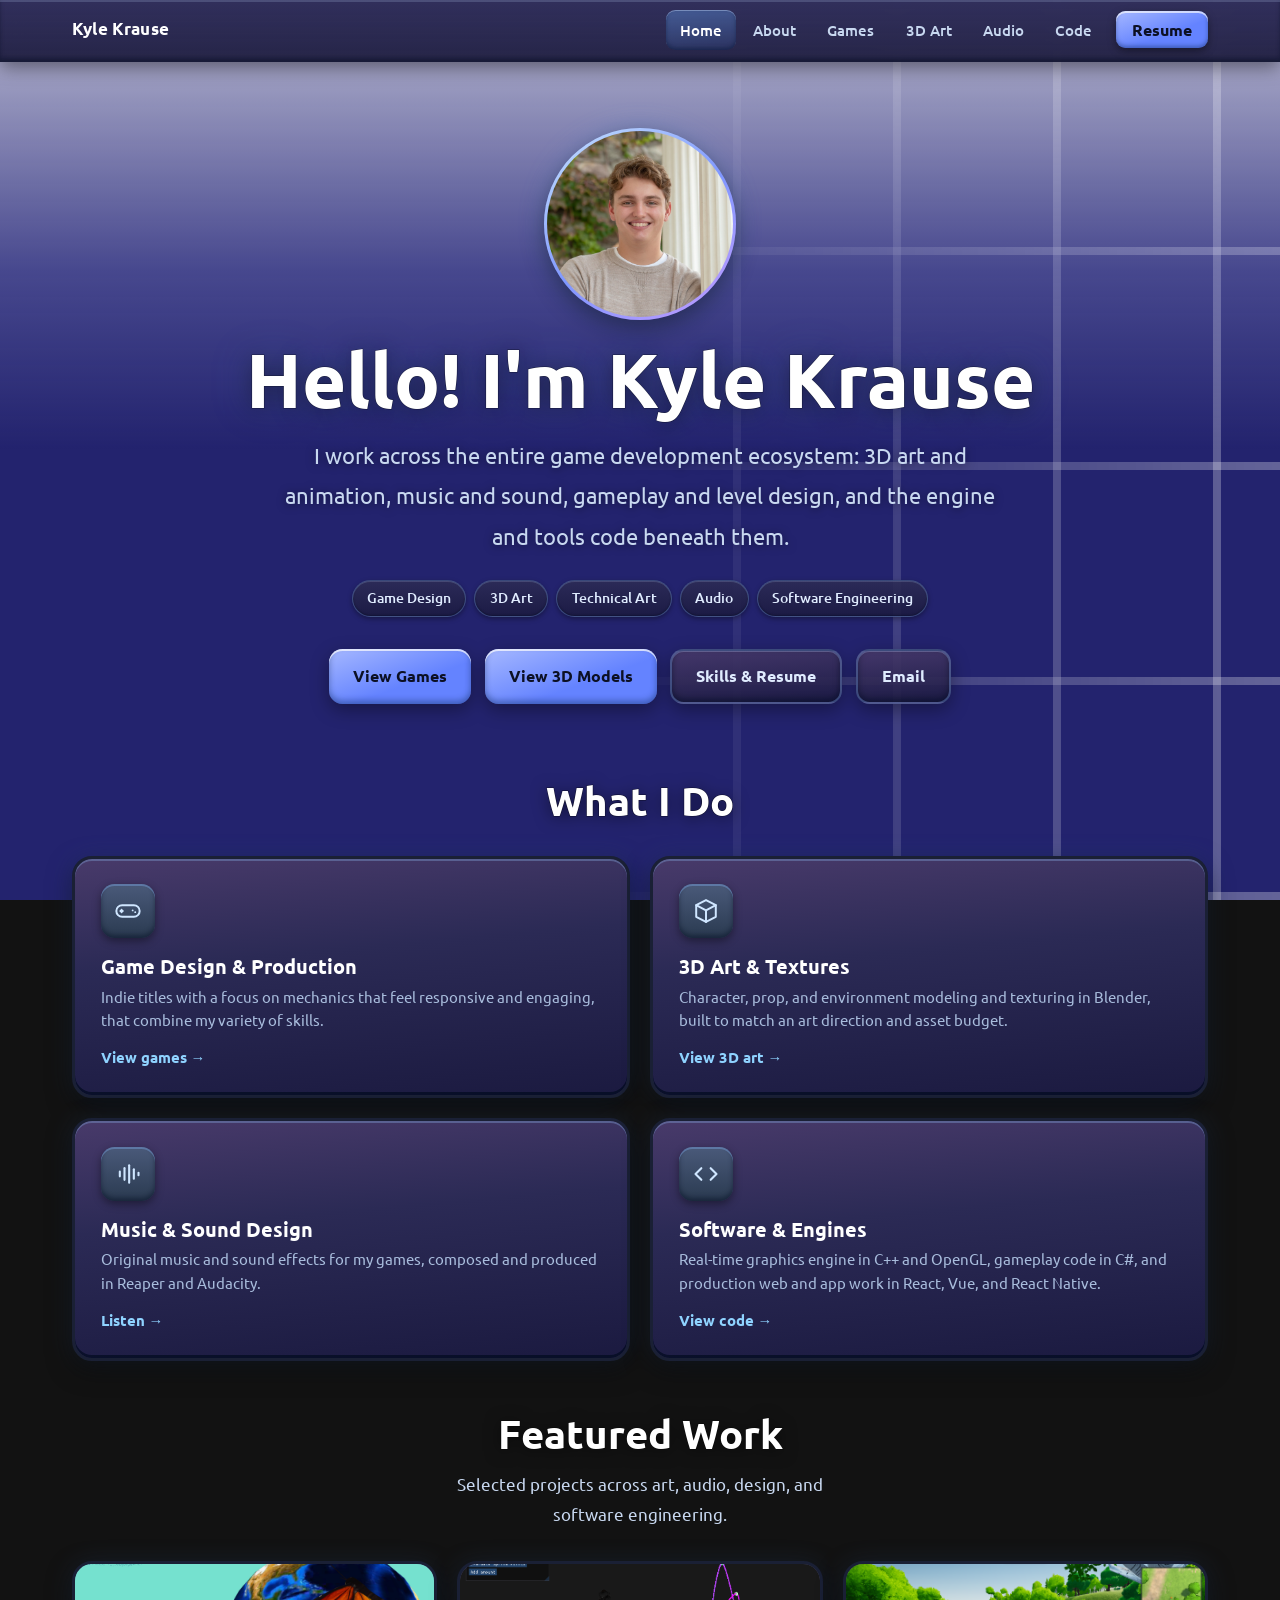
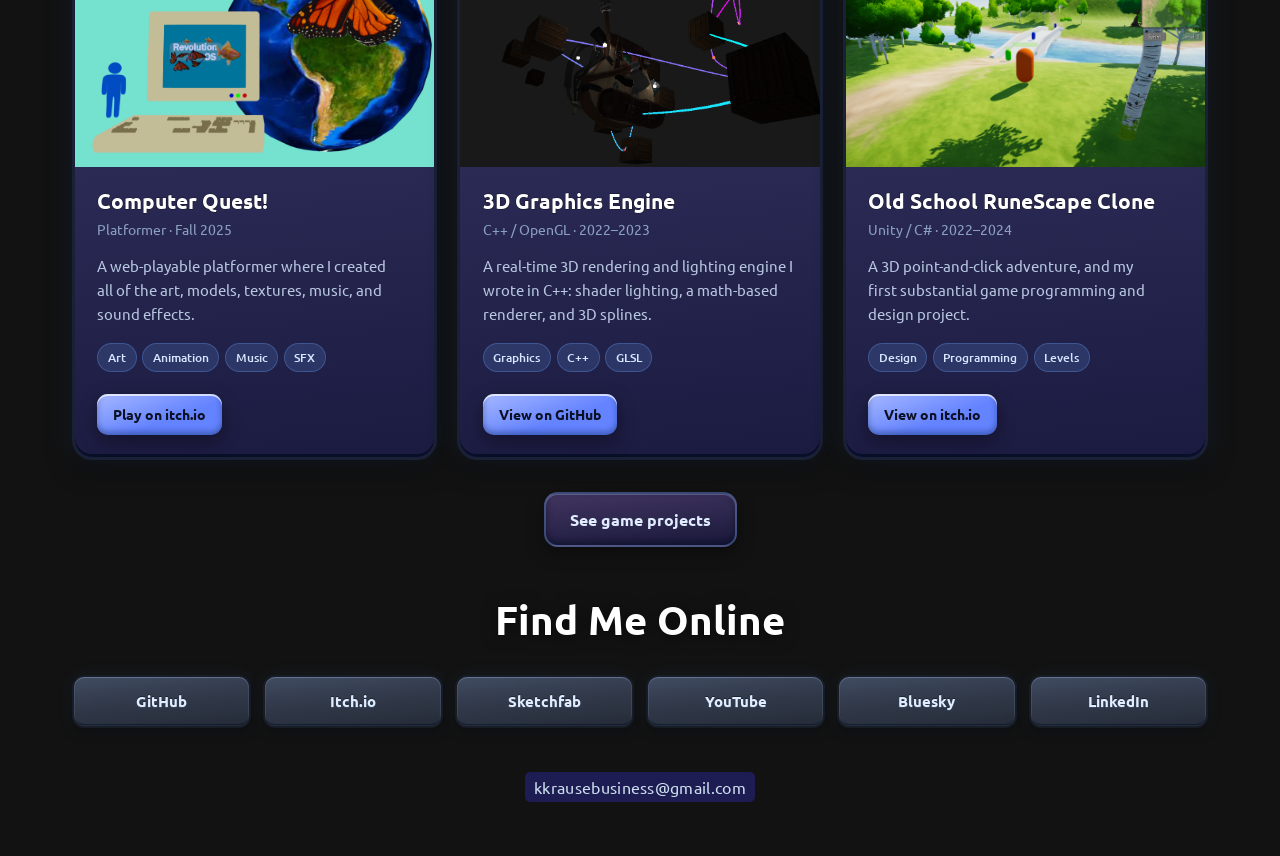
<file: index.html>
<!DOCTYPE html>
<html lang="en">
<head>
    <meta charset="UTF-8">
    <meta name="viewport" content="width=device-width, initial-scale=1.0">

    <!-- SEO & Social -->
    <meta name="description" content="Kyle Krause: Game Developer & Designer. Real-time 3D, game design, 3D art &amp; textures, game audio, and software/engine engineering.">
    <meta name="author" content="Kyle Krause">
    <meta name="keywords" content="game developer, game designer, 3D artist, technical artist, game audio, software engineer, Unity, Unreal, Blender, portfolio">

    <!-- Open Graph / Social Media -->
    <meta property="og:type" content="website">
    <meta property="og:title" content="Kyle Krause - Game Developer & Designer">
    <meta property="og:description" content="Real-time 3D, game design, 3D art, game audio, and engine/tools engineering.">
    <!-- <meta property="og:image" content="assets/images/og-image.png"> -->

    <!-- Theme & Mobile -->
    <meta name="theme-color" content="#23236e">
    <meta name="color-scheme" content="dark">
    <meta name="apple-mobile-web-app-capable" content="yes">
    <meta name="apple-mobile-web-app-status-bar-style" content="black-translucent">

    <title>Kyle Krause, Game Developer and Designer</title>

    <link rel="preconnect" href="https://fonts.googleapis.com">
    <link rel="preconnect" href="https://fonts.gstatic.com" crossorigin>
    <link rel="stylesheet" href="https://fonts.googleapis.com/css2?family=Ubuntu:wght@400;500;700&display=swap">

    <link rel="stylesheet" href="css/reset.css">
    <link rel="stylesheet" href="css/background.css">
    <link rel="stylesheet" href="css/main.css">

    <!-- Components -->
    <link rel="stylesheet" href="components/site-nav/site-nav.css">
    <link rel="stylesheet" href="components/hero/hero.css">
    <link rel="stylesheet" href="components/card/card.css">
    <link rel="stylesheet" href="components/gallery/gallery.css">
    <link rel="stylesheet" href="components/main-panel/main-panel.css">
    <link rel="stylesheet" href="components/social-links/social-links.css">

    <!-- Favicon (add your favicon files) -->
    <!-- <link rel="icon" href="assets/images/favicon.svg" type="image/svg+xml"> -->
</head>
<body>
    <a href="#main-content" class="skip-link">Skip to main content</a>

    <!-- 3D Grid Floor Background -->
    <div class="background-container" aria-hidden="true">
        <div class="grid-floor"></div>
        <div class="sky-gradient"></div>
    </div>

    <!-- Shared navigation (injected by site-nav.js) -->
    <div id="site-nav-root">
        <noscript>
            <nav class="site-nav" aria-label="Primary">
                <div class="site-nav__inner">
                    <a class="site-nav__brand" href="index.html">Kyle Krause</a>
                    <ul class="site-nav__links">
                        <li><a class="site-nav__link" href="about.html">About</a></li>
                        <li><a class="site-nav__link" href="games.html">Games</a></li>
                        <li><a class="site-nav__link" href="art.html">3D Art</a></li>
                        <li><a class="site-nav__link" href="audio.html">Audio</a></li>
                        <li><a class="site-nav__link" href="code.html">Code</a></li>
                    </ul>
                </div>
            </nav>
        </noscript>
    </div>

    <main id="main-content" class="content-wrapper">
        <div class="container">

            <!-- ============ HERO ============ -->
            <section class="hero">
                <!-- Drop a square headshot at assets/images/portrait.jpg to replace the initials. -->
                <div class="hero__portrait">
                    <img
                        class="hero__portrait-image"
                        src="assets/images/portrait.jpg"
                        alt="Portrait of Kyle Krause"
                        width="128"
                        height="128"
                    >
                    <span class="hero__portrait-fallback" aria-hidden="true">KK</span>
                </div>
                <!-- <span class="hero__eyebrow">Game Developer &amp; Designer</span> -->
                <!-- <h1 class="hero__title">Hello! I'm <span class="hero__accent">Kyle Krause</span></h1> -->
                <h1 class="hero__title">Hello! I'm Kyle Krause</h1>
                <p class="hero__subtitle">
                    I work across the entire game development ecosystem: 3D art and animation,
                    music and sound, gameplay and level design, and the engine and
                    tools code beneath them.
                </p>
                <div class="hero__roles">
                    <span class="hero__role">Game Design</span>
                    <span class="hero__role">3D Art</span>
                    <span class="hero__role">Technical Art</span>
                    <span class="hero__role">Audio</span>
                    <span class="hero__role">Software Engineering</span>
                </div>
                <div class="hero__actions">
                    <a class="btn btn--primary" href="games.html">View Games</a>
                    <a class="btn btn--primary" href="art.html">View 3D Models</a>
                    <a class="btn btn--ghost" href="about.html">Skills &amp; Resume</a>
                    <a class="btn btn--ghost" href="mailto:kkrausebusiness@gmail.com">Email</a>
                </div>
            </section>

            <!-- ============ WHAT I DO ============ -->
            <section class="section" aria-labelledby="disciplines-heading">
                <div class="section-header">
                    <h2 id="disciplines-heading" class="section-header__title">What I Do</h2>
                </div>

                <div class="card-grid card-grid--2">
                    <a class="card card--link discipline-card" href="games.html">
                        <span class="discipline-card__icon" aria-hidden="true">
                            <svg viewBox="0 0 24 24" fill="none" stroke="#cfe6ff" stroke-width="1.7" stroke-linecap="round" stroke-linejoin="round">
                                <rect x="2" y="7" width="20" height="10" rx="5"/>
                                <line x1="6.5" y1="11" x2="6.5" y2="13"/><line x1="5.5" y1="12" x2="7.5" y2="12"/>
                                <circle cx="16" cy="11.5" r="0.8" fill="#cfe6ff" stroke="none"/>
                                <circle cx="18.2" cy="13" r="0.8" fill="#cfe6ff" stroke="none"/>
                            </svg>
                        </span>
                        <h3 class="discipline-card__title">Game Design &amp; Production</h3>
                        <p class="discipline-card__desc">
                            Indie titles with a focus on mechanics that feel
                            responsive and engaging, that combine my variety of skills.
                        </p>
                        <span class="discipline-card__link">View games</span>
                    </a>

                    <a class="card card--link discipline-card" href="art.html">
                        <span class="discipline-card__icon" aria-hidden="true">
                            <svg viewBox="0 0 24 24" fill="none" stroke="#cfe6ff" stroke-width="1.7" stroke-linecap="round" stroke-linejoin="round">
                                <path d="M12 2.6 20.4 7 20.4 17 12 21.4 3.6 17 3.6 7Z"/>
                                <path d="M3.6 7 12 11.5 20.4 7"/>
                                <line x1="12" y1="11.5" x2="12" y2="21.4"/>
                            </svg>
                        </span>
                        <h3 class="discipline-card__title">3D Art &amp; Textures</h3>
                        <p class="discipline-card__desc">
                            Character, prop, and environment modeling and texturing in
                            Blender, built to match an art direction and asset budget.
                        </p>
                        <span class="discipline-card__link">View 3D art</span>
                    </a>

                    <a class="card card--link discipline-card" href="audio.html">
                        <span class="discipline-card__icon" aria-hidden="true">
                            <svg viewBox="0 0 24 24" fill="none" stroke="#cfe6ff" stroke-width="1.8" stroke-linecap="round">
                                <line x1="5" y1="10" x2="5" y2="14"/>
                                <line x1="9" y1="7" x2="9" y2="17"/>
                                <line x1="13" y1="4.5" x2="13" y2="19.5"/>
                                <line x1="17" y1="8" x2="17" y2="16"/>
                                <line x1="21" y1="11" x2="21" y2="13"/>
                            </svg>
                        </span>
                        <h3 class="discipline-card__title">Music &amp; Sound Design</h3>
                        <p class="discipline-card__desc">
                            Original music and sound effects for my games, composed and
                            produced in Reaper and Audacity.
                        </p>
                        <span class="discipline-card__link">Listen</span>
                    </a>

                    <a class="card card--link discipline-card" href="code.html">
                        <span class="discipline-card__icon" aria-hidden="true">
                            <svg viewBox="0 0 24 24" fill="none" stroke="#cfe6ff" stroke-width="1.8" stroke-linecap="round" stroke-linejoin="round">
                                <polyline points="8 7 3 12 8 17"/>
                                <polyline points="16 7 21 12 16 17"/>
                            </svg>
                        </span>
                        <h3 class="discipline-card__title">Software &amp; Engines</h3>
                        <p class="discipline-card__desc">
                            Real-time graphics engine in C++ and OpenGL, gameplay code in C#,
                            and production web and app work in React, Vue, and React Native.
                        </p>
                        <span class="discipline-card__link">View code</span>
                    </a>
                </div>
            </section>

            <!-- ============ FEATURED WORK ============ -->
            <section class="section" aria-labelledby="featured-heading">
                <div class="section-header">
                    <h2 id="featured-heading" class="section-header__title">Featured Work</h2>
                    <p class="section-header__subtitle">
                        Selected projects across art, audio, design, and software engineering.
                    </p>
                </div>

                <div class="card-grid card-grid--3">
                    <!-- Computer Quest -->
                    <article class="card">
                        <div class="project-card__media">
                            <img src="assets/images/games/computerquestmain.png" alt="Computer Quest gameplay screenshot" loading="lazy">
                        </div>
                        <div class="project-card__body">
                            <h3 class="project-card__title">Computer Quest!</h3>
                            <p class="project-card__meta">Platformer &middot; Fall 2025</p>
                            <p class="project-card__desc">
                                A web-playable platformer where I created all of the art, models,
                                textures, music, and sound effects.
                            </p>
                            <div class="project-card__roles">
                                <span class="project-card__role">Art</span>
                                <span class="project-card__role">Animation</span>
                                <span class="project-card__role">Music</span>
                                <span class="project-card__role">SFX</span>
                            </div>
                            <div class="project-card__footer">
                                <a class="btn btn--primary btn--sm" href="https://kylekrause3.itch.io/computer-quest" target="_blank" rel="noopener noreferrer">Play on itch.io</a>
                            </div>
                        </div>
                    </article>

                    <!-- LearnOpenGL -->
                    <article class="card">
                        <div class="project-card__media">
                            <img src="assets/images/learnopengl.png" alt="LearnOpenGL 3D engine render" loading="lazy">
                        </div>
                        <div class="project-card__body">
                            <h3 class="project-card__title">3D Graphics Engine</h3>
                            <p class="project-card__meta">C++ / OpenGL &middot; 2022&ndash;2023</p>
                            <p class="project-card__desc">
                                A real-time 3D rendering and lighting engine I wrote in C++:
                                shader lighting, a math-based renderer, and 3D splines.
                            </p>
                            <div class="project-card__roles">
                                <span class="project-card__role">Graphics</span>
                                <span class="project-card__role">C++</span>
                                <span class="project-card__role">GLSL</span>
                            </div>
                            <div class="project-card__footer">
                                <a class="btn btn--primary btn--sm" href="https://github.com/kylekrause3/LearnOpenGL" target="_blank" rel="noopener noreferrer">View on GitHub</a>
                            </div>
                        </div>
                    </article>

                    <!-- OSRS Clone -->
                    <article class="card">
                        <div class="project-card__media">
                            <img src="assets/images/games/osrsclone1.png" alt="Old School RuneScape clone screenshot" loading="lazy">
                        </div>
                        <div class="project-card__body">
                            <h3 class="project-card__title">Old School RuneScape Clone</h3>
                            <p class="project-card__meta">Unity / C# &middot; 2022&ndash;2024</p>
                            <p class="project-card__desc">
                                A 3D point-and-click adventure, and my first substantial
                                game programming and design project.
                            </p>
                            <div class="project-card__roles">
                                <span class="project-card__role">Design</span>
                                <span class="project-card__role">Programming</span>
                                <span class="project-card__role">Levels</span>
                            </div>
                            <div class="project-card__footer">
                                <a class="btn btn--primary btn--sm" href="https://kylekrause3.itch.io/osrs-clone" target="_blank" rel="noopener noreferrer">View on itch.io</a>
                            </div>
                        </div>
                    </article>
                </div>

                <div class="text-center mt-lg">
                    <a class="btn btn--ghost" href="games.html">See game projects</a>
                </div>
            </section>

            <!-- ============ CONNECT ============ -->
            <section class="section" aria-labelledby="connect-heading">
                <div class="section-header">
                    <h2 id="connect-heading" class="section-header__title">Find Me Online</h2>
                </div>
                <nav aria-label="Social media links">
                    <ul class="social-links">
                        <li class="social-links__item">
                            <a href="https://github.com/kylekrause3" target="_blank" rel="noopener noreferrer" class="social-links__button social-links__button--github">GitHub</a>
                        </li>
                        <li class="social-links__item">
                            <a href="https://kylekrause3.itch.io/" target="_blank" rel="noopener noreferrer" class="social-links__button social-links__button--itch">Itch.io</a>
                        </li>
                        <li class="social-links__item">
                            <a href="https://sketchfab.com/kyle.kr" target="_blank" rel="noopener noreferrer" class="social-links__button social-links__button--sketchfab">Sketchfab</a>
                        </li>
                        <li class="social-links__item">
                            <a href="https://www.youtube.com/@kylekrausepublic" target="_blank" rel="noopener noreferrer" class="social-links__button social-links__button--youtube">YouTube</a>
                        </li>
                        <li class="social-links__item">
                            <a href="https://bsky.app/profile/kylekr.bsky.social" target="_blank" rel="noopener noreferrer" class="social-links__button social-links__button--bluesky">Bluesky</a>
                        </li>
                        <li class="social-links__item">
                            <a href="https://www.linkedin.com/in/kyle-k-688806226/" target="_blank" rel="noopener noreferrer" class="social-links__button social-links__button--linkedin">LinkedIn</a>
                        </li>
                    </ul>
                </nav>
            </section>
        </div>

        <!-- Footer -->
        <footer class="site-footer">
            <div class="container">
                <ul class="site-footer__contact">
                    <li><a href="mailto:kkrausebusiness@gmail.com" class="site-footer__link">kkrausebusiness@gmail.com</a></li>
                </ul>
            </div>
        </footer>
    </main>

    <!-- Scripts -->
    <script src="components/site-nav/site-nav.js" defer></script>
    <script src="js/main.js" defer></script>
    <script src="components/main-panel/main-panel.js" defer></script>
    <script src="components/gallery/gallery.js" defer></script>
</body>
</html>
</file>
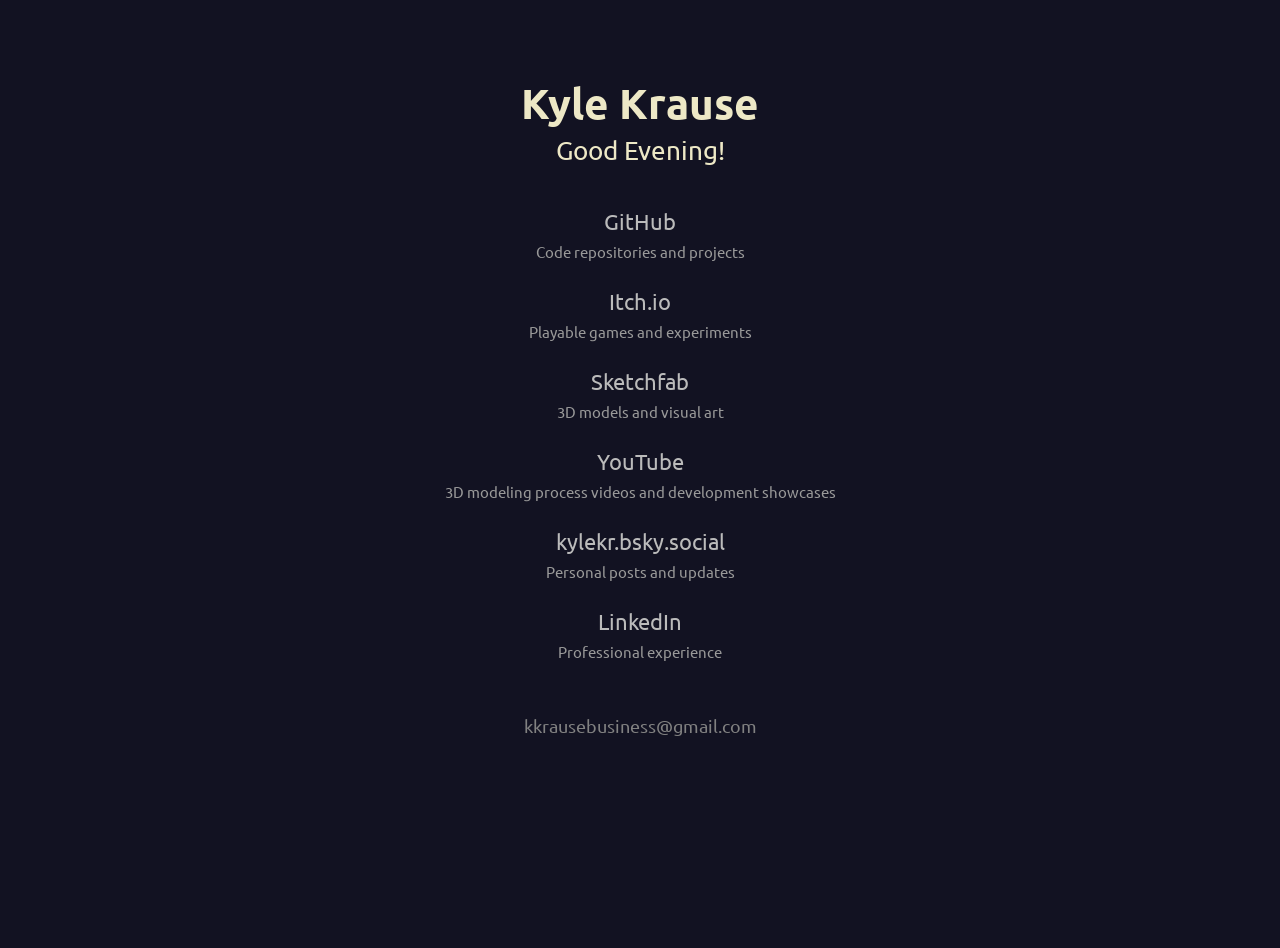
<file: oldsite/index.html>
<!DOCTYPE html>
<html lang="en">
<head>
    <meta charset="UTF-8">
    <meta name="viewport" content="width=device-width, initial-scale=1.0">
    <title>Kyle Krause - Website</title>
    <link href="https://fonts.googleapis.com/css2?family=Ubuntu:wght@400;700&display=swap" rel="stylesheet">
    <link rel="stylesheet" href="styles.css">
</head>
<body>
    <div class="container">
        <h2 id="title">Kyle Krause</h2>
        <div id="greeting"></div>
        <ul class="social-links">
            <li>
                <a href="https://github.com/kylekrause3" target="_blank">GitHub<br>
                <p class="link-desc">Code repositories and projects</p>
                </a>
            </li>
            <li>
                <a href="https://kylekrause3.itch.io/" target="_blank">Itch.io<br>
                <p class="link-desc">Playable games and experiments</p>
                </a>
            </li>
            <li>
                <a href="https://sketchfab.com/kyle.kr" target="_blank">Sketchfab<br>
                <p class="link-desc">3D models and visual art</p>
                </a>
            </li>
            <li>
                <a href="https://www.youtube.com/@kylekrausepublic" target="_blank">YouTube<br>
                <p class="link-desc">3D modeling process videos and development showcases</p>
                </a>
            </li>
            <li>
                <a href="https://bsky.app/profile/kylekr.bsky.social" target="_blank">kylekr.bsky.social<br>
                <p class="link-desc">Personal posts and updates</p>
                </a>
            </li>
            <li>
                <a href="https://www.linkedin.com/in/kyle-k-688806226/" target="_blank">LinkedIn<br>
                <p class="link-desc">Professional experience</p>
                </a>
            </li>
        </ul>
        <ul class="contact-info">
            <li><a class="email-link" href="mailto:kkrausebusiness@gmail.com">kkrausebusiness@gmail.com</a></li>
        </ul>
    </div>
    <script src="script.js"></script>
    <!-- TODO: michigan SVG -->
</body>
</html>
</file>
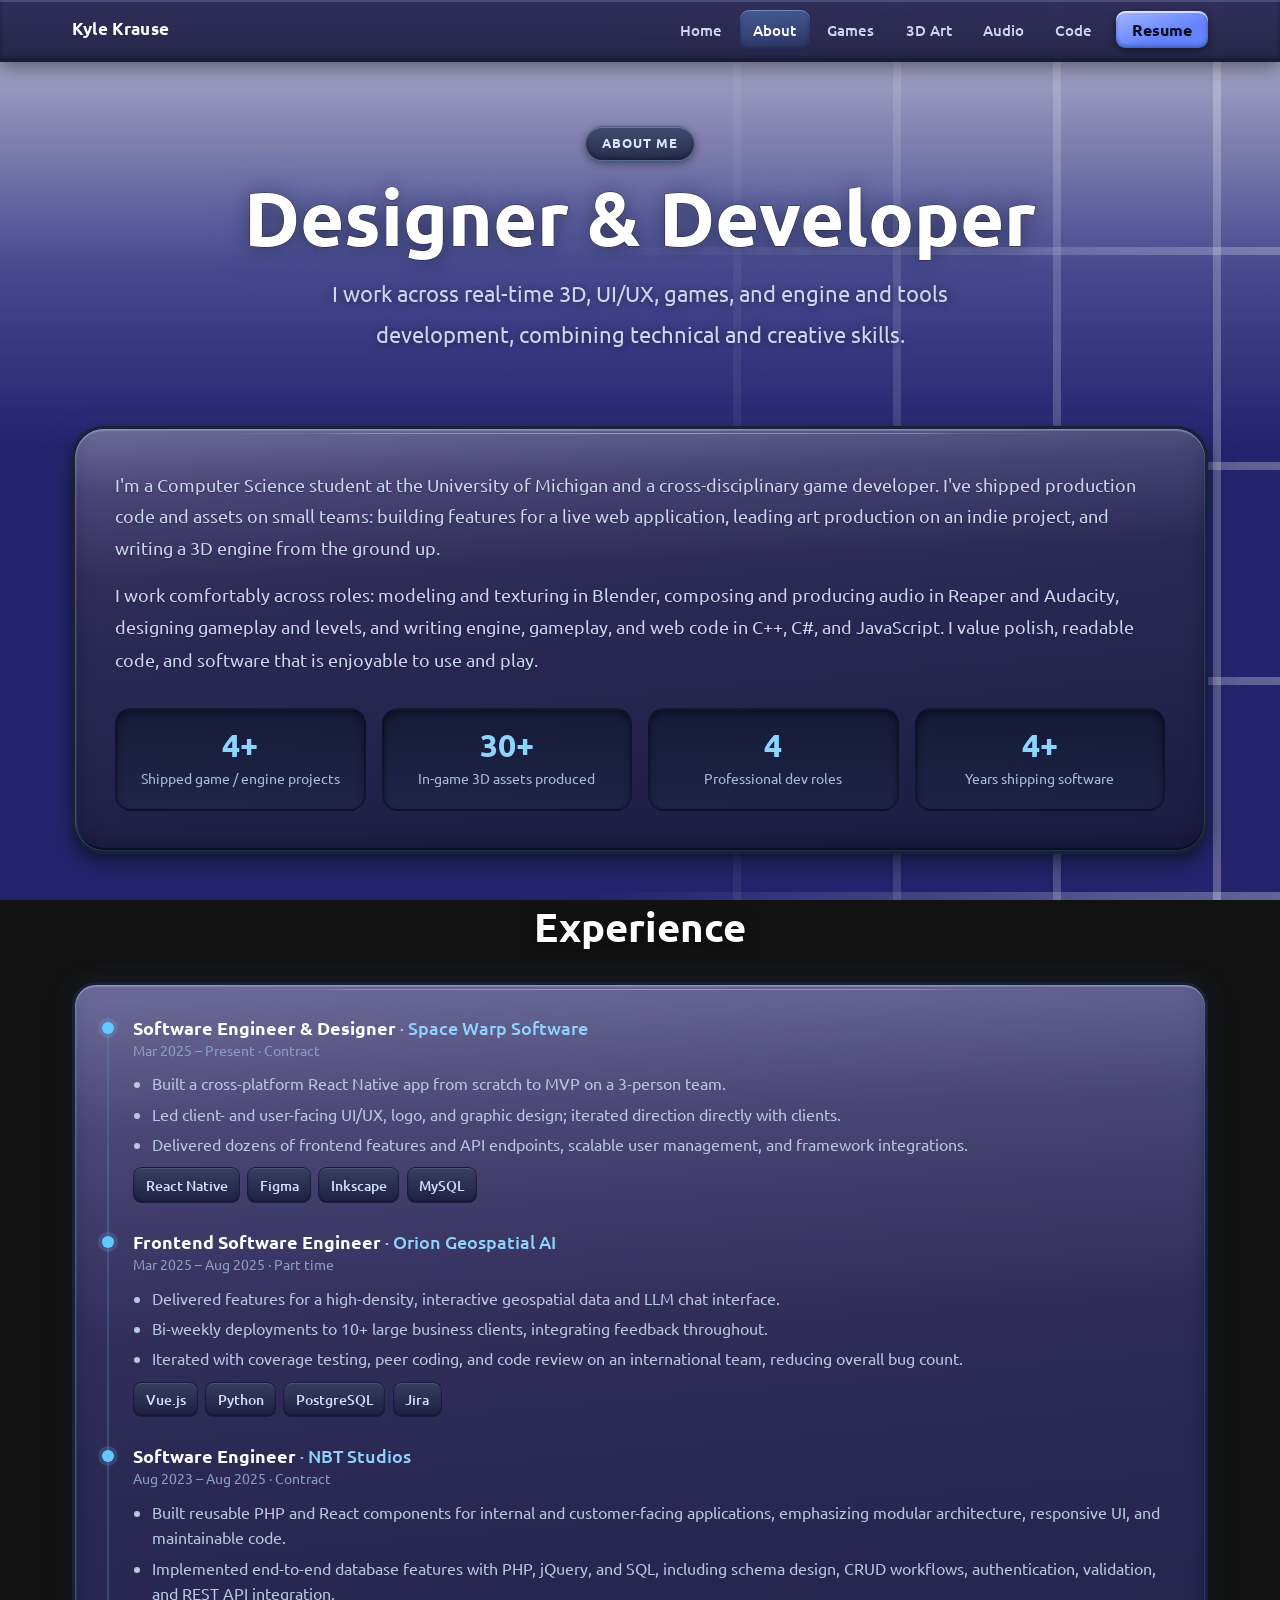
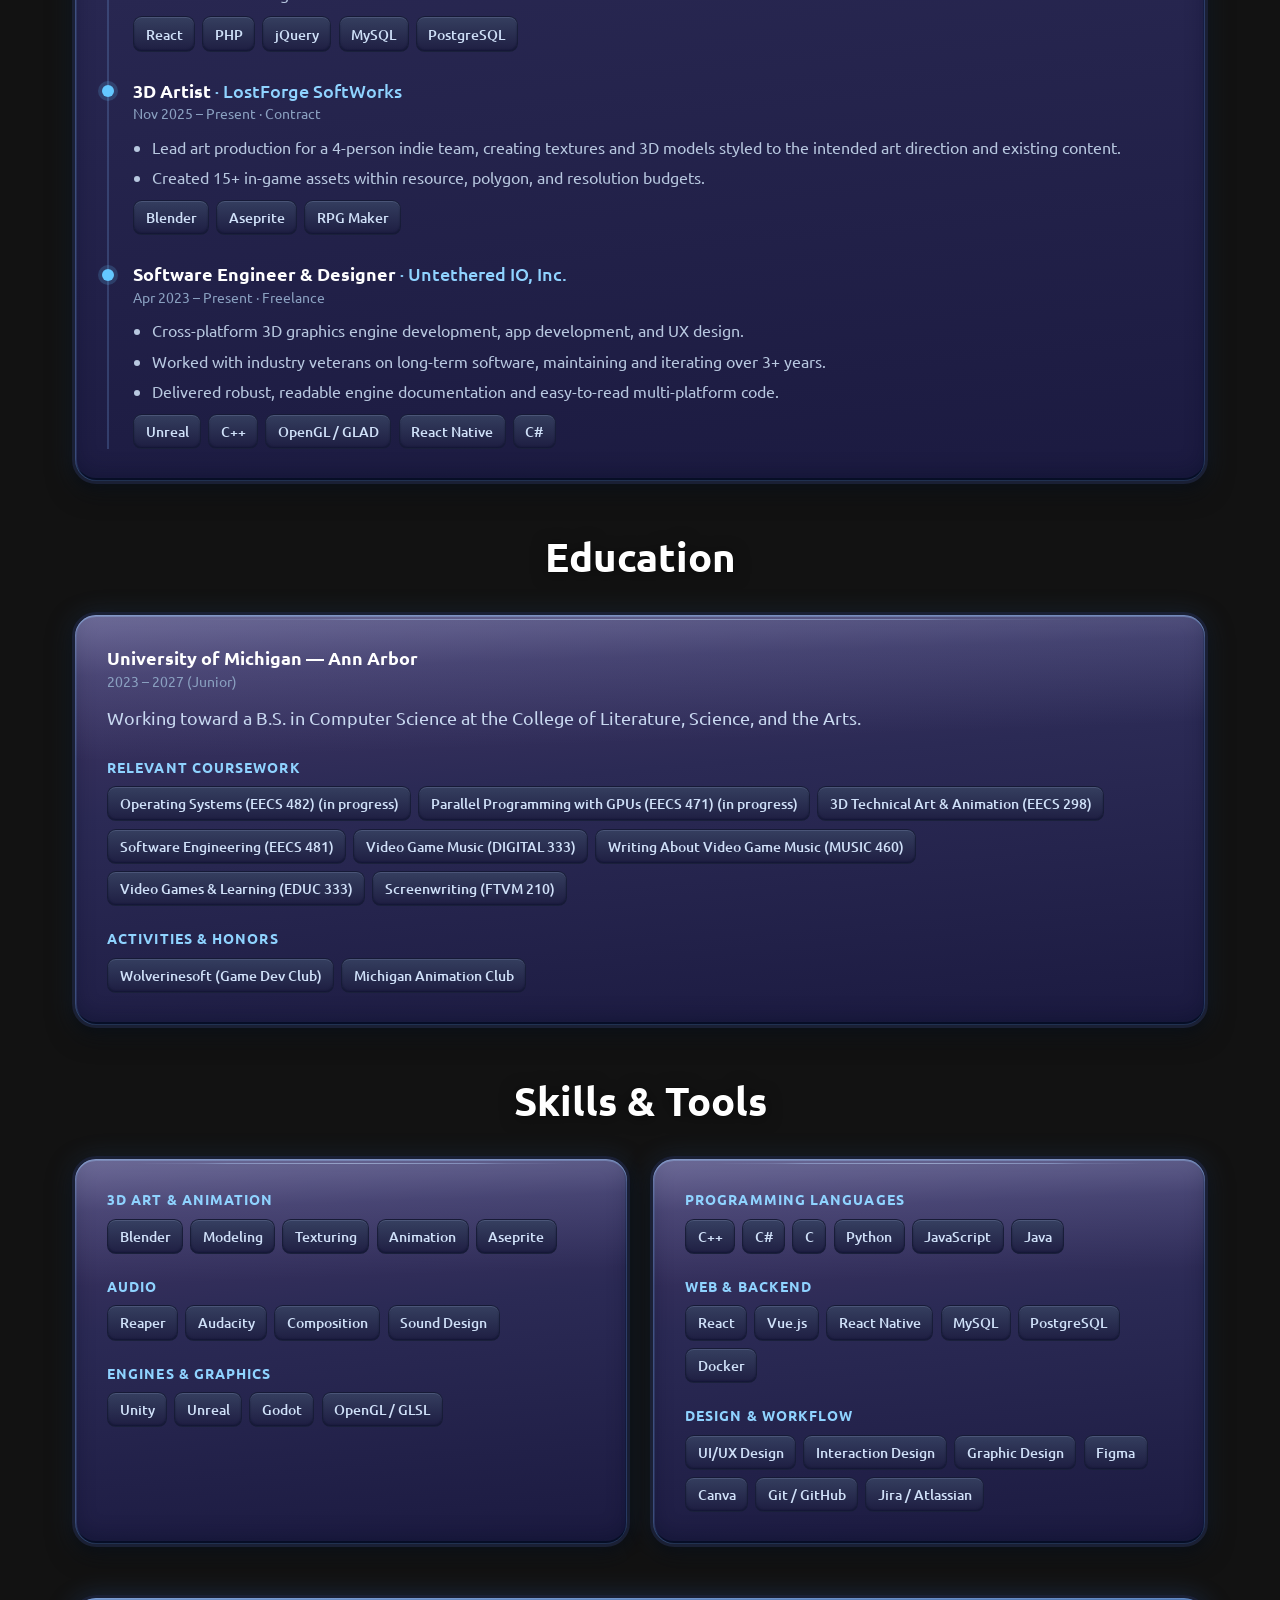
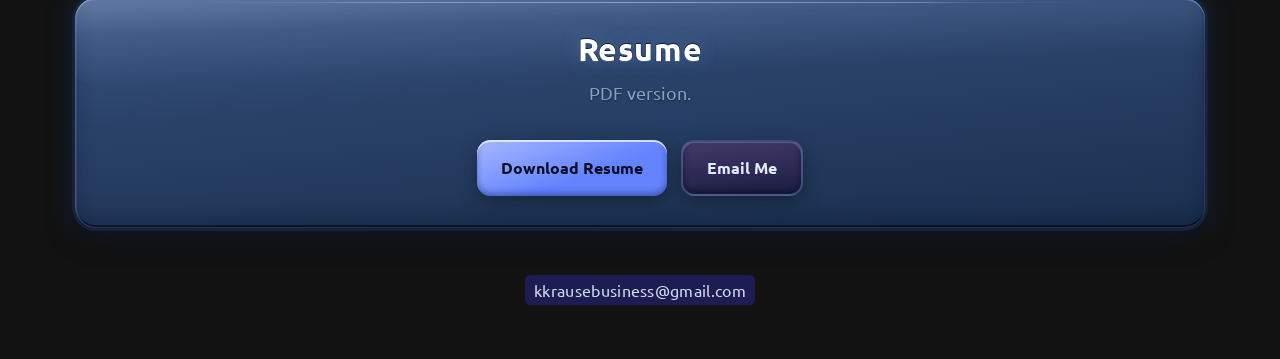
<file: about.html>
<!DOCTYPE html>
<html lang="en">
<head>
    <meta charset="UTF-8">
    <meta name="viewport" content="width=device-width, initial-scale=1.0">

    <meta name="description" content="About Kyle Krause - game developer and designer. Experience, education, and a full skills breakdown across 3D art, audio, design, and software engineering.">
    <meta name="author" content="Kyle Krause">
    <meta name="theme-color" content="#23236e">
    <meta name="color-scheme" content="dark">

    <title>About | Kyle Krause</title>

    <link rel="preconnect" href="https://fonts.googleapis.com">
    <link rel="preconnect" href="https://fonts.gstatic.com" crossorigin>
    <link rel="stylesheet" href="https://fonts.googleapis.com/css2?family=Ubuntu:wght@400;500;700&display=swap">

    <link rel="stylesheet" href="css/reset.css">
    <link rel="stylesheet" href="css/background.css">
    <link rel="stylesheet" href="css/main.css">
    <link rel="stylesheet" href="components/site-nav/site-nav.css">
    <link rel="stylesheet" href="components/hero/hero.css">
    <link rel="stylesheet" href="components/card/card.css">
    <link rel="stylesheet" href="components/main-panel/main-panel.css">
    <link rel="stylesheet" href="components/social-links/social-links.css">
</head>
<body>
    <a href="#main-content" class="skip-link">Skip to main content</a>

    <div class="background-container" aria-hidden="true">
        <div class="grid-floor"></div>
        <div class="sky-gradient"></div>
    </div>

    <div id="site-nav-root">
        <noscript>
            <nav class="site-nav" aria-label="Primary">
                <div class="site-nav__inner">
                    <a class="site-nav__brand" href="index.html">Kyle Krause</a>
                    <ul class="site-nav__links">
                        <li><a class="site-nav__link" href="games.html">Games</a></li>
                        <li><a class="site-nav__link" href="art.html">3D Art</a></li>
                        <li><a class="site-nav__link" href="audio.html">Audio</a></li>
                        <li><a class="site-nav__link" href="code.html">Code</a></li>
                    </ul>
                </div>
            </nav>
        </noscript>
    </div>

    <main id="main-content" class="content-wrapper">
        <div class="container">

            <!-- ============ INTRO ============ -->
            <section class="hero">
                <span class="hero__eyebrow">About Me</span>
                <h1 class="hero__title">Designer &amp; Developer</h1>
                <p class="hero__subtitle">
                    I work across real-time 3D, UI/UX, games, and engine and tools
                    development, combining technical and creative skills.
                </p>
            </section>

            <!-- ============ BIO ============ -->
            <section class="section">
                <article class="main-panel main-panel--large">
                    <div class="main-panel__content">
                        <div class="main-panel__body">
                            <p class="lead">
                                I'm a Computer Science student at the University of Michigan and a
                                cross-disciplinary game developer. I've shipped production code and
                                assets on small teams: building features for a live web application,
                                leading art production on an indie project, and writing a 3D engine
                                from the ground up.
                            </p>
                            <p>
                                I work comfortably across roles: modeling and texturing in Blender,
                                composing and producing audio in Reaper and Audacity, designing
                                gameplay and levels, and writing engine, gameplay, and web code in
                                C++, C#, and JavaScript. I value polish, readable code, and software
                                that is enjoyable to use and play.
                            </p>
                        </div>

                        <div class="stat-row mt-lg">
                            <div class="stat">
                                <span class="stat__num">4+</span>
                                <span class="stat__label">Shipped game / engine projects</span>
                            </div>
                            <div class="stat">
                                <span class="stat__num">30+</span>
                                <span class="stat__label">In-game 3D assets produced</span>
                            </div>
                            <div class="stat">
                                <span class="stat__num">4</span>
                                <span class="stat__label">Professional dev roles</span>
                            </div>
                            <div class="stat">
                                <span class="stat__num">4+</span>
                                <span class="stat__label">Years shipping software</span>
                            </div>
                        </div>
                    </div>
                </article>
            </section>

            <!-- ============ EXPERIENCE ============ -->
            <section class="section" aria-labelledby="experience-heading">
                <div class="section-header">
                    <h2 id="experience-heading" class="section-header__title">Experience</h2>
                </div>
                <article class="main-panel">
                    <div class="main-panel__content">
                        <ol class="timeline">
                            <li class="timeline__item">
                                <h3 class="timeline__role">Software Engineer &amp; Designer <span class="timeline__org">&middot; Space Warp Software</span></h3>
                                <span class="timeline__date">Mar 2025 &ndash; Present &middot; Contract</span>
                                <div class="timeline__desc">
                                    <ul>
                                        <li>Built a cross-platform React Native app from scratch to MVP on a 3-person team.</li>
                                        <li>Led client- and user-facing UI/UX, logo, and graphic design; iterated direction directly with clients.</li>
                                        <li>Delivered dozens of frontend features and API endpoints, scalable user management, and framework integrations.</li>
                                    </ul>
                                </div>
                                <ul class="tag-list"><li class="tag">React Native</li><li class="tag">Figma</li><li class="tag">Inkscape</li><li class="tag">MySQL</li></ul>
                            </li>

                            <li class="timeline__item">
                                <h3 class="timeline__role">Frontend Software Engineer <span class="timeline__org">&middot; Orion Geospatial AI</span></h3>
                                <span class="timeline__date">Mar 2025 &ndash; Aug 2025 &middot; Part time</span>
                                <div class="timeline__desc">
                                    <ul>
                                        <li>Delivered features for a high-density, interactive geospatial data and LLM chat interface.</li>
                                        <li>Bi-weekly deployments to 10+ large business clients, integrating feedback throughout.</li>
                                        <li>Iterated with coverage testing, peer coding, and code review on an international team, reducing overall bug count.</li>
                                    </ul>
                                </div>
                                <ul class="tag-list"><li class="tag">Vue.js</li><li class="tag">Python</li><li class="tag">PostgreSQL</li><li class="tag">Jira</li></ul>
                            </li>
                            
                            <li class="timeline__item">
                                <h3 class="timeline__role">Software Engineer <span class="timeline__org">&middot; NBT Studios</span></h3>
                                <span class="timeline__date">Aug 2023 &ndash; Aug 2025 &middot; Contract</span>
                                <div class="timeline__desc">
                                    <ul>
                                        <li>Built reusable PHP and React components for internal and customer-facing applications, emphasizing modular architecture, responsive UI, and maintainable code.</li>
                                        <li>Implemented end-to-end database features with PHP, jQuery, and SQL, including schema design, CRUD workflows, authentication, validation, and REST API integration.</li>
                                    </ul>
                                </div>
                                <ul class="tag-list"><li class="tag">React</li><li class="tag">PHP</li><li class="tag">jQuery</li><li class="tag">MySQL</li><li class="tag">PostgreSQL</li></ul>
                            </li>
                            
                            <li class="timeline__item">
                                <h3 class="timeline__role">3D Artist <span class="timeline__org">&middot; LostForge SoftWorks</span></h3>
                                <span class="timeline__date">Nov 2025 &ndash; Present &middot; Contract</span>
                                <div class="timeline__desc">
                                    <ul>
                                        <li>Lead art production for a 4-person indie team, creating textures and 3D models styled to the intended art direction and existing content.</li>
                                        <li>Created 15+ in-game assets within resource, polygon, and resolution budgets.</li>
                                    </ul>
                                </div>
                                <ul class="tag-list"><li class="tag">Blender</li><li class="tag">Aseprite</li><li class="tag">RPG Maker</li></ul>
                            </li>

                            <li class="timeline__item">
                                <h3 class="timeline__role">Software Engineer &amp; Designer <span class="timeline__org">&middot; Untethered IO, Inc.</span></h3>
                                <span class="timeline__date">Apr 2023 &ndash; Present &middot; Freelance</span>
                                <div class="timeline__desc">
                                    <ul>
                                        <li>Cross-platform 3D graphics engine development, app development, and UX design.</li>
                                        <li>Worked with industry veterans on long-term software, maintaining and iterating over 3+ years.</li>
                                        <li>Delivered robust, readable engine documentation and easy-to-read multi-platform code.</li>
                                    </ul>
                                </div>
                                <ul class="tag-list"><li class="tag">Unreal</li><li class="tag">C++</li><li class="tag">OpenGL / GLAD</li><li class="tag">React Native</li><li class="tag">C#</li></ul>
                            </li>
                        </ol>
                    </div>
                </article>
            </section>

            <!-- ============ EDUCATION ============ -->
            <section class="section" aria-labelledby="education-heading">
                <div class="section-header">
                    <h2 id="education-heading" class="section-header__title">Education</h2>
                </div>
                <article class="main-panel">
                    <div class="main-panel__content">
                        <h3 class="timeline__role">University of Michigan &mdash; Ann Arbor</h3>
                        <span class="timeline__date">2023 &ndash; 2027 (Junior)</span>
                        <p>
                            Working toward a B.S. in Computer Science at the College of Literature,
                            Science, and the Arts.
                        </p>
                        <div class="skill-group mt-md">
                            <h4 class="skill-group__title">Relevant Coursework</h4>
                            <ul class="tag-list">
                                <li class="tag">Operating Systems (EECS 482) (in progress)</li>
                                <li class="tag">Parallel Programming with GPUs (EECS 471) (in progress)</li>
                                <li class="tag">3D Technical Art &amp; Animation (EECS 298)</li>
                                <li class="tag">Software Engineering (EECS 481)</li>
                                <li class="tag">Video Game Music (DIGITAL 333)</li>
                                <li class="tag">Writing About Video Game Music (MUSIC 460)</li>
                                <li class="tag">Video Games &amp; Learning (EDUC 333)</li>
                                <li class="tag">Screenwriting (FTVM 210)</li>
                            </ul>
                        </div>
                        <div class="skill-group">
                            <h4 class="skill-group__title">Activities &amp; Honors</h4>
                            <ul class="tag-list">
                                <li class="tag">Wolverinesoft (Game Dev Club)</li>
                                <li class="tag">Michigan Animation Club</li>
                            </ul>
                        </div>
                    </div>
                </article>
            </section>

            <!-- ============ SKILLS ============ -->
            <section class="section" aria-labelledby="skills-heading">
                <div class="section-header">
                    <h2 id="skills-heading" class="section-header__title">Skills &amp; Tools</h2>
                </div>
                <div class="card-grid card-grid--2">
                    <article class="main-panel">
                        <div class="main-panel__content">
                            <div class="skill-group">
                                <h4 class="skill-group__title">3D Art &amp; Animation</h4>
                                <ul class="tag-list">
                                    <li class="tag">Blender</li><li class="tag">Modeling</li><li class="tag">Texturing</li><li class="tag">Animation</li><li class="tag">Aseprite</li>
                                </ul>
                            </div>
                            <div class="skill-group">
                                <h4 class="skill-group__title">Audio</h4>
                                <ul class="tag-list">
                                    <li class="tag">Reaper</li><li class="tag">Audacity</li><li class="tag">Composition</li><li class="tag">Sound Design</li>
                                </ul>
                            </div>
                            <div class="skill-group">
                                <h4 class="skill-group__title">Engines &amp; Graphics</h4>
                                <ul class="tag-list">
                                    <li class="tag">Unity</li><li class="tag">Unreal</li><li class="tag">Godot</li><li class="tag">OpenGL / GLSL</li>
                                </ul>
                            </div>
                        </div>
                    </article>
                    <article class="main-panel">
                        <div class="main-panel__content">
                            <div class="skill-group">
                                <h4 class="skill-group__title">Programming Languages</h4>
                                <ul class="tag-list">
                                    <li class="tag">C++</li><li class="tag">C#</li><li class="tag">C</li><li class="tag">Python</li><li class="tag">JavaScript</li><li class="tag">Java</li>
                                </ul>
                            </div>
                            <div class="skill-group">
                                <h4 class="skill-group__title">Web &amp; Backend</h4>
                                <ul class="tag-list">
                                    <li class="tag">React</li><li class="tag">Vue.js</li><li class="tag">React Native</li><li class="tag">MySQL</li><li class="tag">PostgreSQL</li><li class="tag">Docker</li>
                                </ul>
                            </div>
                            <div class="skill-group">
                                <h4 class="skill-group__title">Design &amp; Workflow</h4>
                                <ul class="tag-list">
                                    <li class="tag">UI/UX Design</li><li class="tag">Interaction Design</li><li class="tag">Graphic Design</li><li class="tag">Figma</li><li class="tag">Canva</li><li class="tag">Git / GitHub</li><li class="tag">Jira / Atlassian</li>
                                </ul>
                            </div>
                        </div>
                    </article>
                </div>
            </section>

            <!-- ============ RESUME ============ -->
            <section class="section" id="resume" aria-labelledby="resume-heading">
                <article class="main-panel main-panel--blue">
                    <div class="main-panel__content text-center">
                        <header class="main-panel__header">
                            <h2 id="resume-heading" class="main-panel__title">Resume</h2>
                            <p class="main-panel__subtitle">PDF version.</p>
                        </header>
                        <div class="hero__actions">
                            <a class="btn btn--primary" href="assets/Kyle-Krause-Resume.pdf" download>Download Resume</a>
                            <a class="btn btn--ghost" href="mailto:kkrausebusiness@gmail.com">Email Me</a>
                        </div>
                    </div>
                </article>
            </section>
        </div>

        <footer class="site-footer">
            <div class="container">
                <ul class="site-footer__contact">
                    <li><a href="mailto:kkrausebusiness@gmail.com" class="site-footer__link">kkrausebusiness@gmail.com</a></li>
                </ul>
            </div>
        </footer>
    </main>

    <script src="components/site-nav/site-nav.js" defer></script>
    <script src="js/main.js" defer></script>
    <script src="components/main-panel/main-panel.js" defer></script>
</body>
</html>
</file>
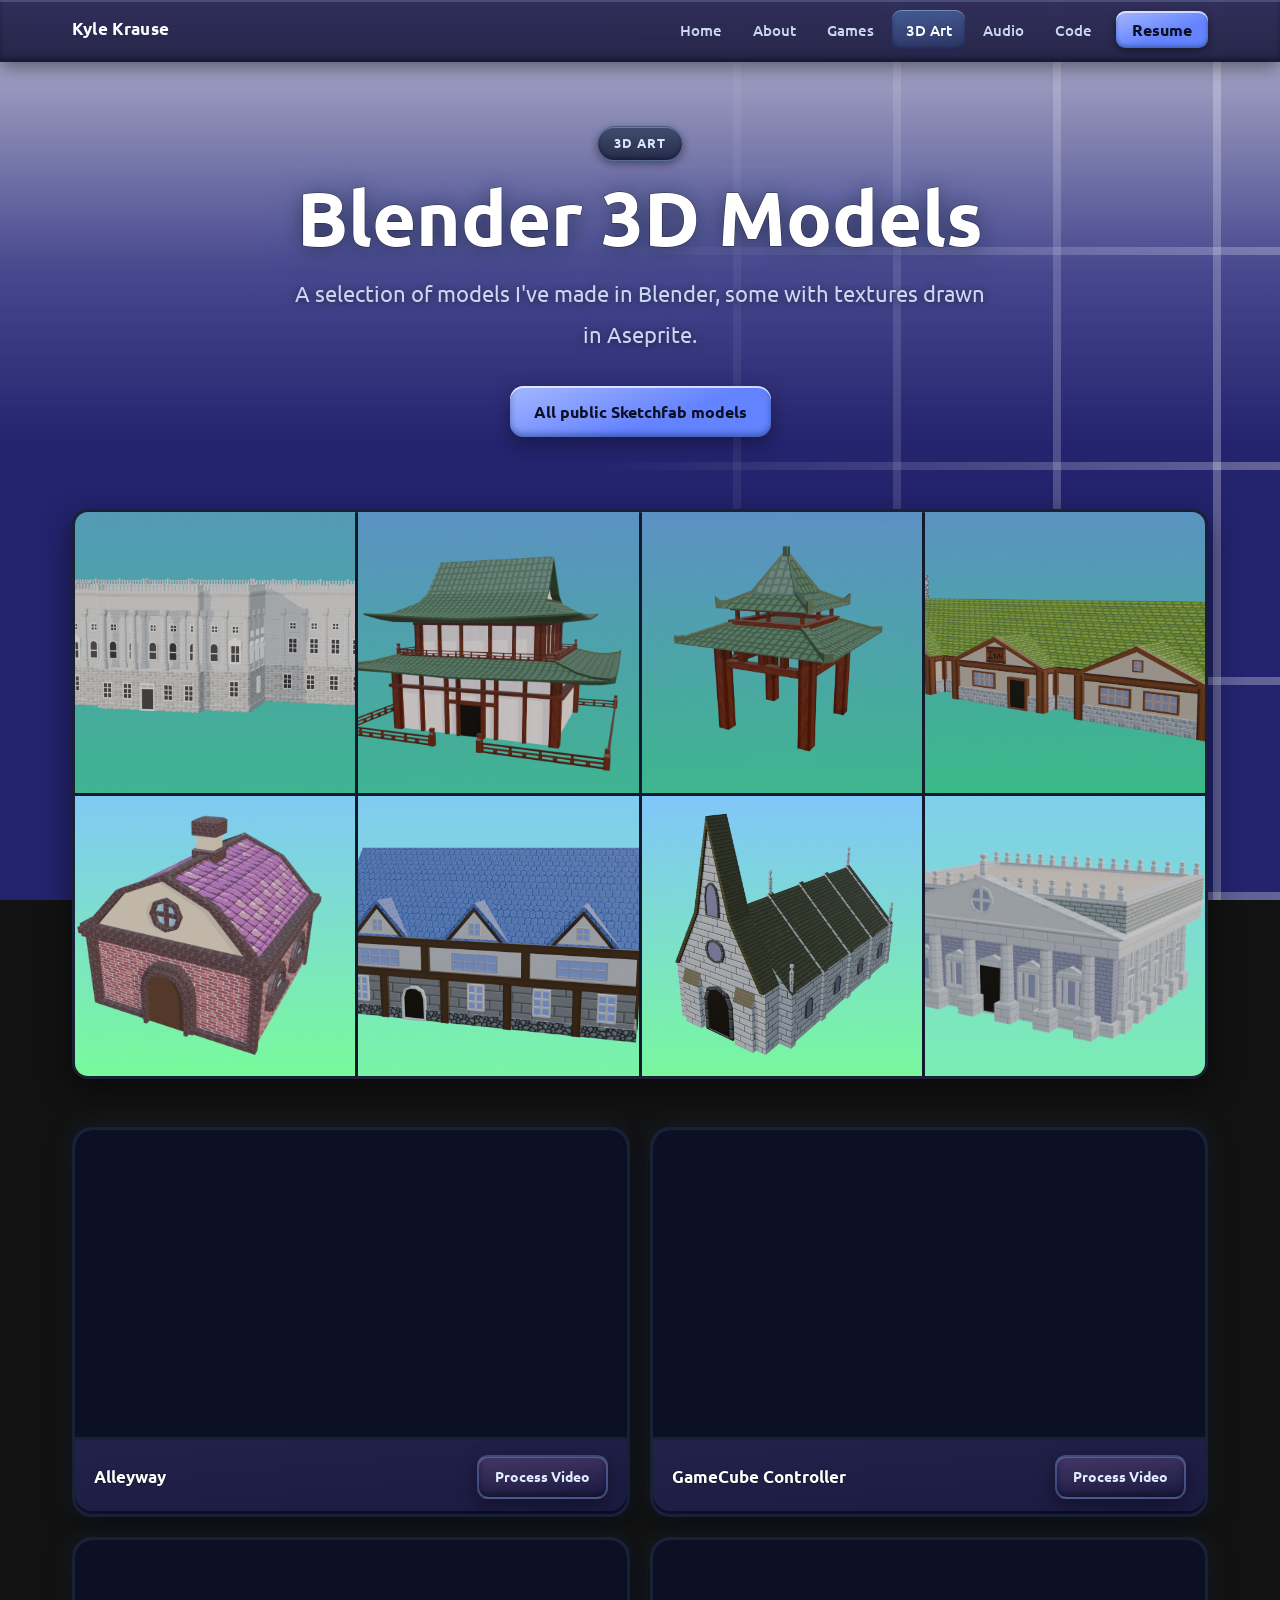
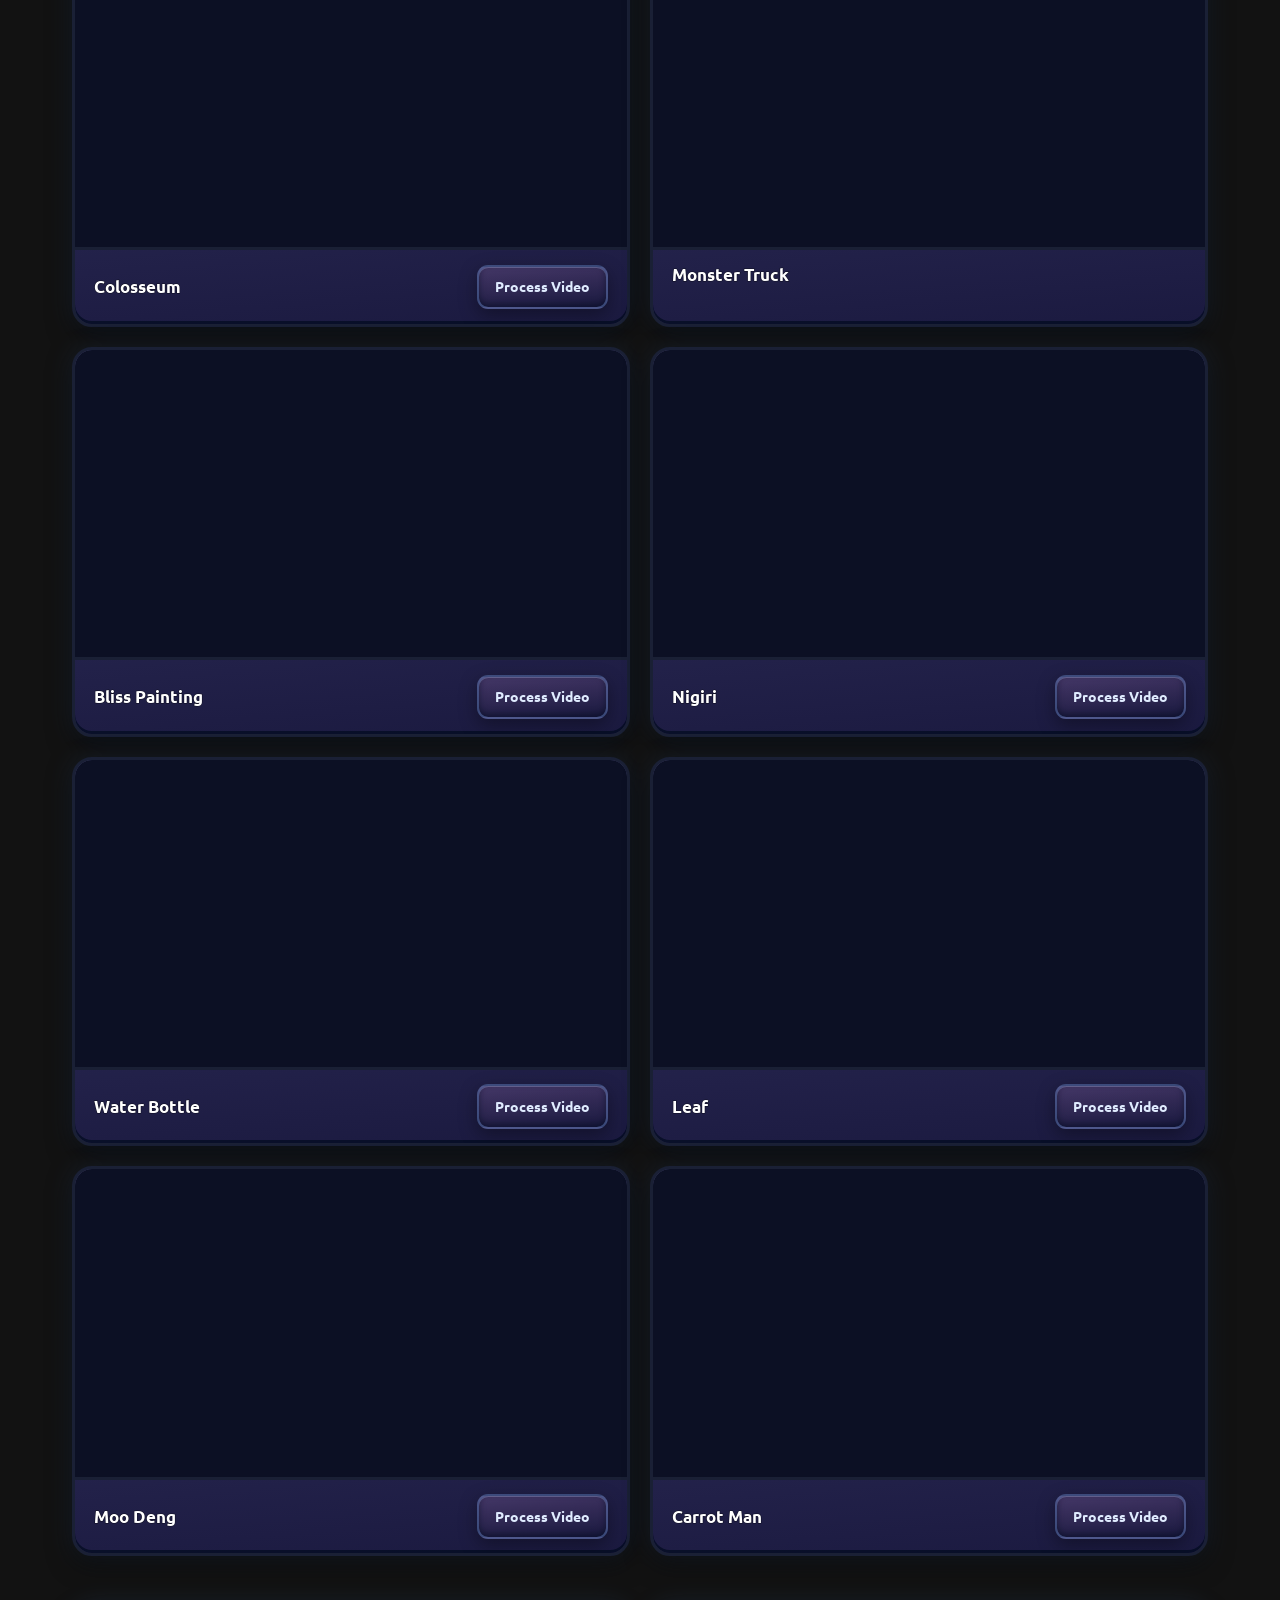
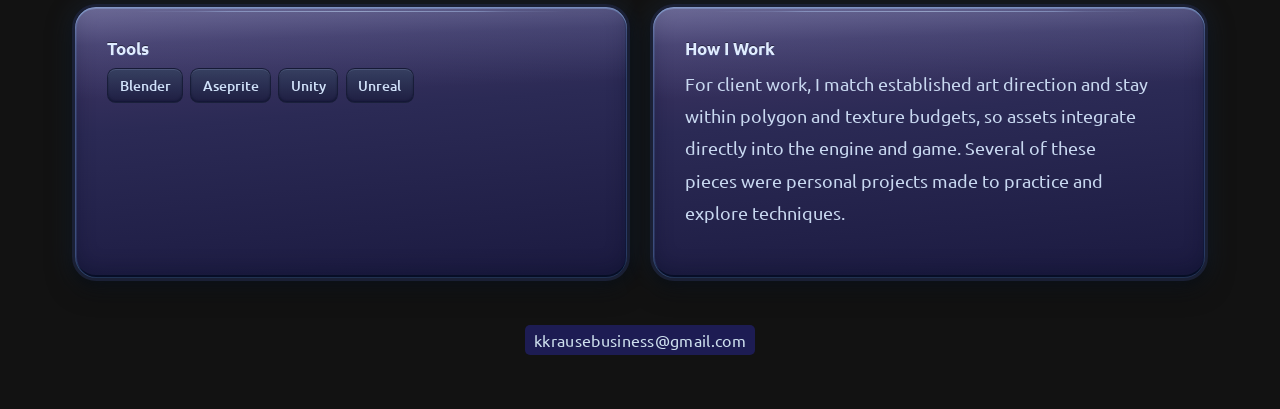
<file: art.html>
<!DOCTYPE html>
<html lang="en">
<head>
    <meta charset="UTF-8">
    <meta name="viewport" content="width=device-width, initial-scale=1.0">

    <meta name="description" content="3D art by Kyle Krause, models and textures made in Blender for games and interactive media, with process videos.">
    <meta name="author" content="Kyle Krause">
    <meta name="theme-color" content="#23236e">
    <meta name="color-scheme" content="dark">

    <title>3D Art | Kyle Krause</title>

    <link rel="preconnect" href="https://fonts.googleapis.com">
    <link rel="preconnect" href="https://fonts.gstatic.com" crossorigin>
    <link rel="stylesheet" href="https://fonts.googleapis.com/css2?family=Ubuntu:wght@400;500;700&display=swap">

    <link rel="stylesheet" href="css/reset.css">
    <link rel="stylesheet" href="css/background.css">
    <link rel="stylesheet" href="css/main.css">
    <link rel="stylesheet" href="components/site-nav/site-nav.css">
    <link rel="stylesheet" href="components/hero/hero.css">
    <link rel="stylesheet" href="components/card/card.css">
    <link rel="stylesheet" href="components/gallery/gallery.css">
    <link rel="stylesheet" href="components/main-panel/main-panel.css">
    <link rel="stylesheet" href="components/social-links/social-links.css">
</head>
<body>
    <a href="#main-content" class="skip-link">Skip to main content</a>

    <div class="background-container" aria-hidden="true">
        <div class="grid-floor"></div>
        <div class="sky-gradient"></div>
    </div>

    <div id="site-nav-root">
        <noscript>
            <nav class="site-nav" aria-label="Primary">
                <div class="site-nav__inner">
                    <a class="site-nav__brand" href="index.html">Kyle Krause</a>
                    <ul class="site-nav__links">
                        <li><a class="site-nav__link" href="about.html">About</a></li>
                        <li><a class="site-nav__link" href="games.html">Games</a></li>
                        <li><a class="site-nav__link" href="audio.html">Audio</a></li>
                        <li><a class="site-nav__link" href="code.html">Code</a></li>
                    </ul>
                </div>
            </nav>
        </noscript>
    </div>

    <main id="main-content" class="content-wrapper">
        <div class="container">

            <section class="hero">
                <span class="hero__eyebrow">3D Art</span>
                <h1 class="hero__title">Blender 3D Models</h1>
                <p class="hero__subtitle">
                    A selection of models I've made in Blender, some with textures drawn in Aseprite.
                </p>
                <div class="hero__actions">
                    <a class="btn btn--primary" href="https://sketchfab.com/kyle.kr" target="_blank" rel="noopener noreferrer">All public Sketchfab models</a>
                </div>
            </section>

            <section class="section" aria-labelledby="renders-heading">
                <!-- <div class="section-header">
                    <h2 id="renders-heading" class="section-header__title">Featured Renders</h2>
                    <p class="section-header__subtitle">
                        Higher-detail models not posted to Sketchfab.
                    </p>
                </div> -->
                <div class="render-grid">
                    <button class="render-grid__item" type="button" data-lightbox="assets/images/models/Screenshot_2026-05-13_182402.png" aria-label="View render full size">
                        <img src="assets/images/models/Screenshot_2026-05-13_182402.png" alt="3D model render" loading="lazy">
                    </button>
                    <button class="render-grid__item" type="button" data-lightbox="assets/images/models/Screenshot_2026-03-11_190346.png" aria-label="View render full size">
                        <img src="assets/images/models/Screenshot_2026-03-11_190346.png" alt="3D model render" loading="lazy">
                    </button>
                    <button class="render-grid__item" type="button" data-lightbox="assets/images/models/Screenshot_2026-03-11_183711.png" aria-label="View render full size">
                        <img src="assets/images/models/Screenshot_2026-03-11_183711.png" alt="3D model render" loading="lazy">
                    </button>
                    <button class="render-grid__item" type="button" data-lightbox="assets/images/models/Screenshot_2026-01-25_213913.png" aria-label="View render full size">
                        <img src="assets/images/models/Screenshot_2026-01-25_213913.png" alt="3D model render" loading="lazy">
                    </button>
                    <button class="render-grid__item" type="button" data-lightbox="assets/images/models/Screenshot_2025-10-30_203636.png" aria-label="View render full size">
                        <img src="assets/images/models/Screenshot_2025-10-30_203636.png" alt="3D model render" loading="lazy">
                    </button>
                    <button class="render-grid__item" type="button" data-lightbox="assets/images/models/Screenshot_2026-01-25_213856.png" aria-label="View render full size">
                        <img src="assets/images/models/Screenshot_2026-01-25_213856.png" alt="3D model render" loading="lazy">
                    </button>
                    <button class="render-grid__item" type="button" data-lightbox="assets/images/models/Screenshot_2026-01-25_213944.png" aria-label="View render full size">
                        <img src="assets/images/models/Screenshot_2026-01-25_213944.png" alt="3D model render" loading="lazy">
                    </button>
                    <button class="render-grid__item" type="button" data-lightbox="assets/images/models/Screenshot_2026-01-25_213926.png" aria-label="View render full size">
                        <img src="assets/images/models/Screenshot_2026-01-25_213926.png" alt="3D model render" loading="lazy">
                    </button>
                </div>
            </section>

            <section class="section" aria-labelledby="models-heading">
                <!-- <div class="section-header">
                    <h2 id="models-heading" class="section-header__title">Interactive Models</h2>
                    <p class="section-header__subtitle">
                        Embedded from Sketchfab. Drag to rotate.
                    </p>
                </div> -->
                <div class="model-grid">

                    <article class="card">
                        <div class="model__viewer">
                            <iframe title="Alleyway" loading="lazy" allow="autoplay; fullscreen; xr-spatial-tracking" allowfullscreen src="https://sketchfab.com/models/0b7d28f4433548ea81fd1eb825b93980/embed"></iframe>
                        </div>
                        <div class="model__bar">
                            <h3 class="model__title">Alleyway</h3>
                            <a class="btn btn--ghost btn--sm" href="https://www.youtube.com/watch?v=x9TgjcSFqhk" target="_blank" rel="noopener noreferrer">Process Video</a>
                        </div>
                    </article>

                    <article class="card">
                        <div class="model__viewer">
                            <iframe title="GCN Controller" loading="lazy" allow="autoplay; fullscreen; xr-spatial-tracking" allowfullscreen src="https://sketchfab.com/models/c8138e4a618d405280108efef39804de/embed"></iframe>
                        </div>
                        <div class="model__bar">
                            <h3 class="model__title">GameCube Controller</h3>
                            <a class="btn btn--ghost btn--sm" href="https://www.youtube.com/watch?v=PcXY2fAXUWI&t=1017s" target="_blank" rel="noopener noreferrer">Process Video</a>
                        </div>
                    </article>

                    <article class="card">
                        <div class="model__viewer">
                            <iframe title="Colosseum" loading="lazy" allow="autoplay; fullscreen; xr-spatial-tracking" allowfullscreen src="https://sketchfab.com/models/2c2ae6011f9346b48be948f66e01f624/embed"></iframe>
                        </div>
                        <div class="model__bar">
                            <h3 class="model__title">Colosseum</h3>
                            <a class="btn btn--ghost btn--sm" href="https://www.youtube.com/watch?v=rz0zg1NFc5Y" target="_blank" rel="noopener noreferrer">Process Video</a>
                        </div>
                    </article>

                    <article class="card">
                        <div class="model__viewer">
                            <iframe title="Monster Truck" loading="lazy" allow="autoplay; fullscreen; xr-spatial-tracking" allowfullscreen src="https://sketchfab.com/models/ae47a1066ad442019ff3d641af18f700/embed"></iframe>
                        </div>
                        <div class="model__bar">
                            <h3 class="model__title">Monster Truck</h3>
                        </div>
                    </article>

                    <article class="card">
                        <div class="model__viewer">
                            <iframe title="Bliss Painting" loading="lazy" allow="autoplay; fullscreen; xr-spatial-tracking" allowfullscreen src="https://sketchfab.com/models/bf1b61a864d14f518d67e91d89f11922/embed"></iframe>
                        </div>
                        <div class="model__bar">
                            <h3 class="model__title">Bliss Painting</h3>
                            <a class="btn btn--ghost btn--sm" href="https://www.youtube.com/watch?v=gYrP0noBlvY" target="_blank" rel="noopener noreferrer">Process Video</a>
                        </div>
                    </article>

                    <article class="card">
                        <div class="model__viewer">
                            <iframe title="Nigiri" loading="lazy" allow="autoplay; fullscreen; xr-spatial-tracking" allowfullscreen src="https://sketchfab.com/models/2f0daa1b77cb46a9aa21d029037b6c3f/embed"></iframe>
                        </div>
                        <div class="model__bar">
                            <h3 class="model__title">Nigiri</h3>
                            <a class="btn btn--ghost btn--sm" href="https://www.youtube.com/watch?v=BK8EZSB06vU" target="_blank" rel="noopener noreferrer">Process Video</a>
                        </div>
                    </article>

                    <article class="card">
                        <div class="model__viewer">
                            <iframe title="Water Bottle" loading="lazy" allow="autoplay; fullscreen; xr-spatial-tracking" allowfullscreen src="https://sketchfab.com/models/5b8a0b615cbf43b2b364639ccdb210fc/embed"></iframe>
                        </div>
                        <div class="model__bar">
                            <h3 class="model__title">Water Bottle</h3>
                            <a class="btn btn--ghost btn--sm" href="https://www.youtube.com/watch?v=GvftE9hWbOQ" target="_blank" rel="noopener noreferrer">Process Video</a>
                        </div>
                    </article>

                    <article class="card">
                        <div class="model__viewer">
                            <iframe title="Leaf" loading="lazy" allow="autoplay; fullscreen; xr-spatial-tracking" allowfullscreen src="https://sketchfab.com/models/d960edfbc7a54b46aa299e8c5a9c94b1/embed"></iframe>
                        </div>
                        <div class="model__bar">
                            <h3 class="model__title">Leaf</h3>
                            <a class="btn btn--ghost btn--sm" href="https://www.youtube.com/watch?v=ObMVRwg89G4" target="_blank" rel="noopener noreferrer">Process Video</a>
                        </div>
                    </article>

                    <article class="card">
                        <div class="model__viewer">
                            <iframe title="Moo Deng" loading="lazy" allow="autoplay; fullscreen; xr-spatial-tracking" allowfullscreen src="https://sketchfab.com/models/dc3b0493ebe6471295b7bdeecb619893/embed"></iframe>
                        </div>
                        <div class="model__bar">
                            <h3 class="model__title">Moo Deng</h3>
                            <a class="btn btn--ghost btn--sm" href="https://www.youtube.com/watch?v=6DjiQwAb2jM" target="_blank" rel="noopener noreferrer">Process Video</a>
                        </div>
                    </article>

                    <article class="card">
                        <div class="model__viewer">
                            <iframe title="Carrot Man" loading="lazy" allow="autoplay; fullscreen; xr-spatial-tracking" allowfullscreen src="https://sketchfab.com/models/5fa505a239e644e38e3dc2de2833443f/embed"></iframe>
                        </div>
                        <div class="model__bar">
                            <h3 class="model__title">Carrot Man</h3>
                            <a class="btn btn--ghost btn--sm" href="https://www.youtube.com/watch?v=KgoZ464zt18&t=1715s" target="_blank" rel="noopener noreferrer">Process Video</a>
                        </div>
                    </article>

                </div>
            </section>

            <section class="section">
                <div class="card-grid card-grid--2">
                    <article class="main-panel">
                        <div class="main-panel__content">
                            <h3 class="main-panel__box-title">Tools</h3>
                            <ul class="tag-list mt-sm">
                                <li class="tag">Blender</li>
                                <li class="tag">Aseprite</li>
                                <li class="tag">Unity</li>
                                <li class="tag">Unreal</li>
                            </ul>
                        </div>
                    </article>
                    <article class="main-panel">
                        <div class="main-panel__content">
                            <h3 class="main-panel__box-title">How I Work</h3>
                            <p>
                                For client work, I match established art direction and stay within
                                polygon and texture budgets, so assets integrate directly into the
                                engine and game. Several of these pieces were personal projects made to
                                practice and explore techniques.
                            </p>
                        </div>
                    </article>
                </div>
            </section>
        </div>

        <footer class="site-footer">
            <div class="container">
                <ul class="site-footer__contact">
                    <li><a href="mailto:kkrausebusiness@gmail.com" class="site-footer__link">kkrausebusiness@gmail.com</a></li>
                </ul>
            </div>
        </footer>
    </main>

    <script src="components/site-nav/site-nav.js" defer></script>
    <script src="js/main.js" defer></script>
    <script src="components/main-panel/main-panel.js" defer></script>
    <script src="components/gallery/gallery.js" defer></script>
</body>
</html>
</file>
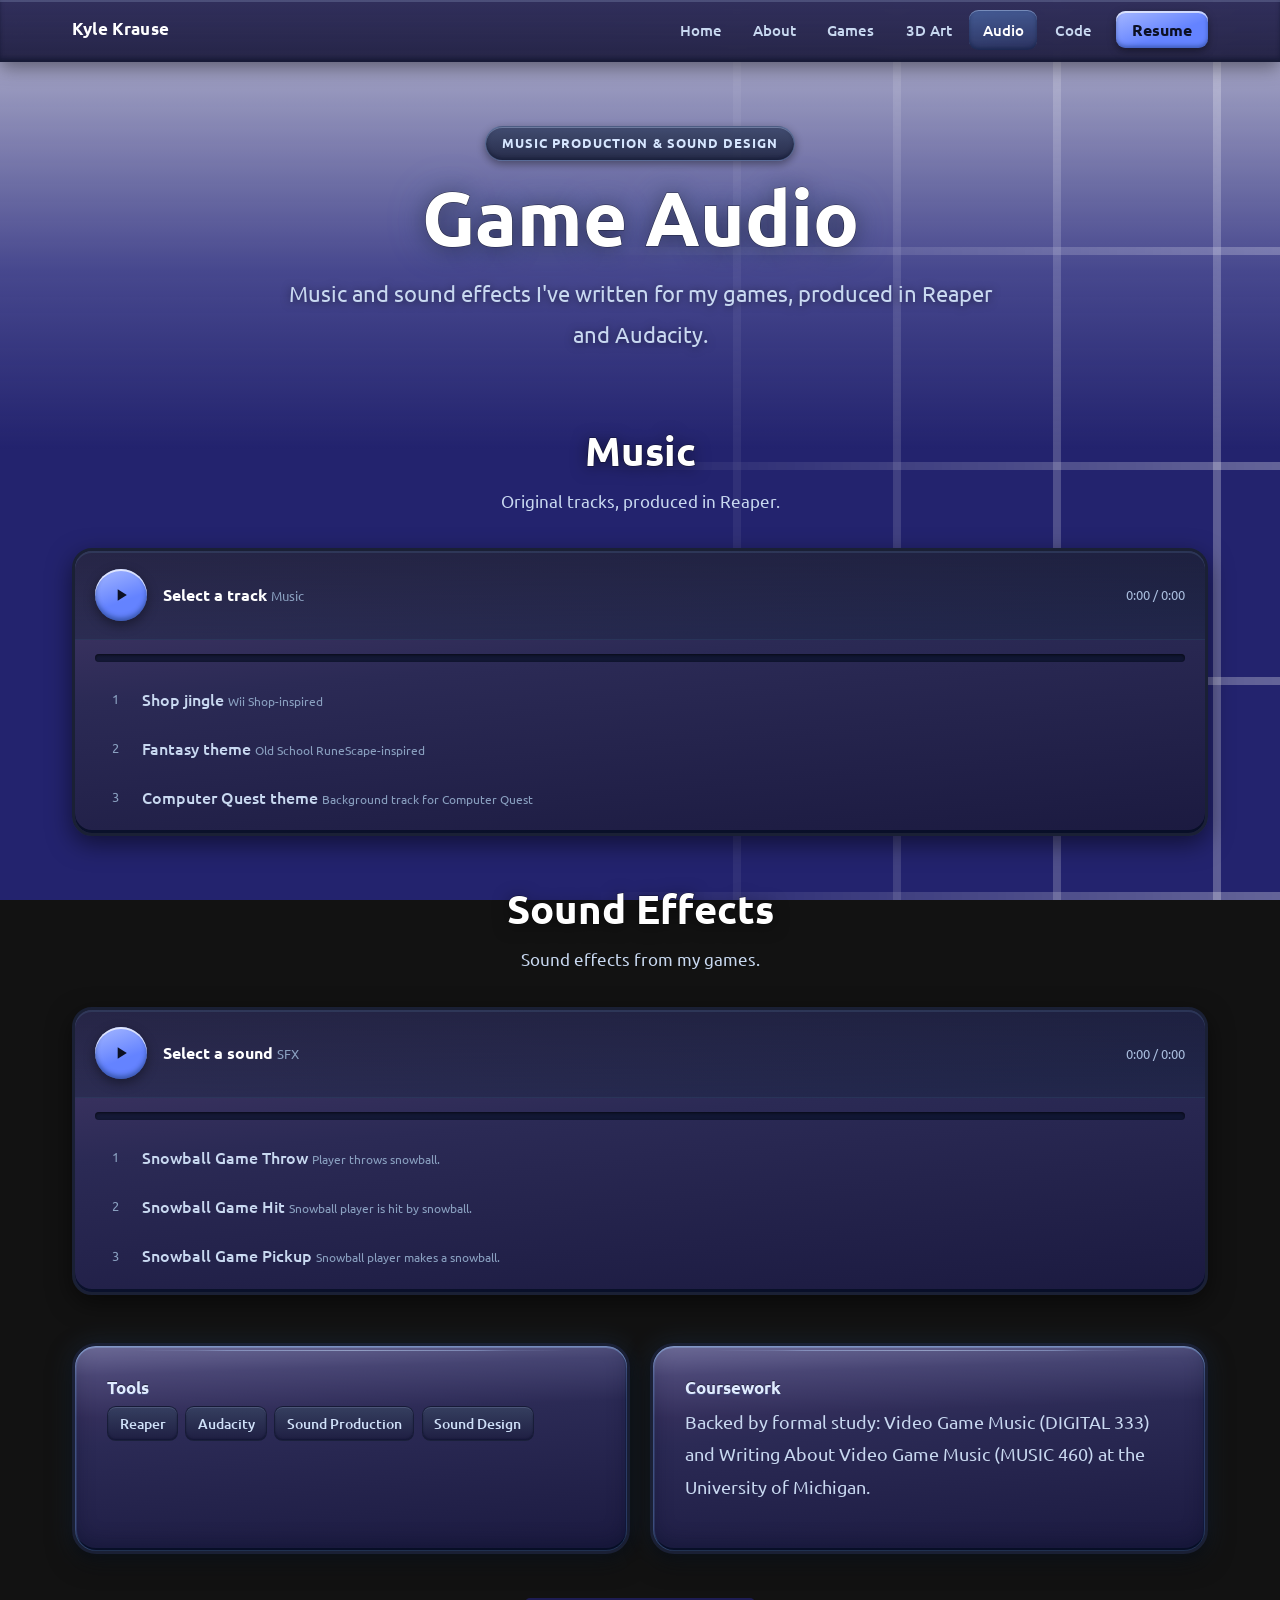
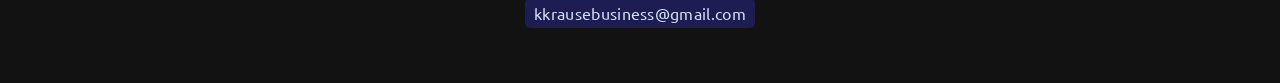
<file: audio.html>
<!DOCTYPE html>
<html lang="en">
<head>
    <meta charset="UTF-8">
    <meta name="viewport" content="width=device-width, initial-scale=1.0">

    <meta name="description" content="Game audio by Kyle Krause - original music composition and sound design produced in Reaper and Audacity for indie games.">
    <meta name="author" content="Kyle Krause">
    <meta name="theme-color" content="#23236e">
    <meta name="color-scheme" content="dark">

    <title>Music &amp; Sound | Kyle Krause</title>

    <link rel="preconnect" href="https://fonts.googleapis.com">
    <link rel="preconnect" href="https://fonts.gstatic.com" crossorigin>
    <link rel="stylesheet" href="https://fonts.googleapis.com/css2?family=Ubuntu:wght@400;500;700&display=swap">

    <link rel="stylesheet" href="css/reset.css">
    <link rel="stylesheet" href="css/background.css">
    <link rel="stylesheet" href="css/main.css">
    <link rel="stylesheet" href="components/site-nav/site-nav.css">
    <link rel="stylesheet" href="components/hero/hero.css">
    <link rel="stylesheet" href="components/card/card.css">
    <link rel="stylesheet" href="components/gallery/gallery.css">
    <link rel="stylesheet" href="components/audio-player/audio-player.css">
    <link rel="stylesheet" href="components/main-panel/main-panel.css">
    <link rel="stylesheet" href="components/social-links/social-links.css">
</head>
<body>
    <a href="#main-content" class="skip-link">Skip to main content</a>

    <div class="background-container" aria-hidden="true">
        <div class="grid-floor"></div>
        <div class="sky-gradient"></div>
    </div>

    <div id="site-nav-root">
        <noscript>
            <nav class="site-nav" aria-label="Primary">
                <div class="site-nav__inner">
                    <a class="site-nav__brand" href="index.html">Kyle Krause</a>
                    <ul class="site-nav__links">
                        <li><a class="site-nav__link" href="about.html">About</a></li>
                        <li><a class="site-nav__link" href="games.html">Games</a></li>
                        <li><a class="site-nav__link" href="art.html">3D Art</a></li>
                        <li><a class="site-nav__link" href="code.html">Code</a></li>
                    </ul>
                </div>
            </nav>
        </noscript>
    </div>

    <main id="main-content" class="content-wrapper">
        <div class="container">

            <section class="hero">
                <span class="hero__eyebrow">Music Production &amp; Sound Design</span>
                <h1 class="hero__title">Game Audio</h1>
                <p class="hero__subtitle">
                    Music and sound effects I've written for my games, produced in
                    Reaper and Audacity.
                </p>
            </section>

            <!-- Music -->
            <section class="section" aria-labelledby="music-heading">
                <div class="section-header">
                    <h2 id="music-heading" class="section-header__title">Music</h2>
                    <p class="section-header__subtitle">Original tracks, produced in Reaper.</p>
                </div>
                <div class="audio-player">
                    <div class="audio-player__now">
                        <button class="audio-player__play" type="button" aria-label="Play or pause"><svg viewBox="0 0 24 24" fill="#0c1024" aria-hidden="true"><path d="M8 5v14l11-7z"/></svg></button>
                        <span class="audio-player__now-info">
                            <span class="audio-player__now-title">Select a track</span>
                            <span class="audio-player__now-sub">Music</span>
                        </span>
                        <span class="audio-player__time">0:00 / 0:00</span>
                    </div>
                    <div class="audio-player__progress" role="slider" aria-label="Seek" tabindex="0" aria-valuemin="0" aria-valuemax="100" aria-valuenow="0">
                        <div class="audio-player__progress-fill"></div>
                    </div>
                    <ul class="audio-player__list">
                        <li>
                            <button class="audio-player__track" data-src="assets/audio/music/track2.wav" data-title="Shop jingle" data-tag="Wii Shop-inspired">
                                <span class="audio-player__track-num">1</span>
                                <span class="audio-player__track-info">
                                    <span class="audio-player__track-title">Shop jingle</span>
                                    <span class="audio-player__track-tag">Wii Shop-inspired</span>
                                </span>
                                <span class="audio-player__track-dur"></span>
                            </button>
                        </li>
                        <li>
                            <button class="audio-player__track" data-src="assets/audio/music/fantasy1.wav" data-title="Fantasy theme" data-tag="Old School RuneScape-inspired">
                                <span class="audio-player__track-num">2</span>
                                <span class="audio-player__track-info">
                                    <span class="audio-player__track-title">Fantasy theme</span>
                                    <span class="audio-player__track-tag">Old School RuneScape-inspired</span>
                                </span>
                                <span class="audio-player__track-dur"></span>
                            </button>
                        </li>
                        <li>
                            <button class="audio-player__track" data-src="assets/audio/music/track3.wav" data-title="Computer Quest theme" data-tag="Computer Quest">
                                <span class="audio-player__track-num">3</span>
                                <span class="audio-player__track-info">
                                    <span class="audio-player__track-title">Computer Quest theme</span>
                                    <span class="audio-player__track-tag">Background track for Computer Quest</span>
                                </span>
                                <span class="audio-player__track-dur"></span>
                            </button>
                        </li>
                    </ul>
                </div>
            </section>

            <!-- ============ SOUND EFFECTS ============ -->
            <section class="section" aria-labelledby="sfx-heading">
                <div class="section-header">
                    <h2 id="sfx-heading" class="section-header__title">Sound Effects</h2>
                    <p class="section-header__subtitle">Sound effects from my games.</p>
                </div>
                <div class="audio-player" data-autoadvance="false">
                    <div class="audio-player__now">
                        <button class="audio-player__play" type="button" aria-label="Play or pause"><svg viewBox="0 0 24 24" fill="#0c1024" aria-hidden="true"><path d="M8 5v14l11-7z"/></svg></button>
                        <span class="audio-player__now-info">
                            <span class="audio-player__now-title">Select a sound</span>
                            <span class="audio-player__now-sub">SFX</span>
                        </span>
                        <span class="audio-player__time">0:00 / 0:00</span>
                    </div>
                    <div class="audio-player__progress" role="slider" aria-label="Seek" tabindex="0" aria-valuemin="0" aria-valuemax="100" aria-valuenow="0">
                        <div class="audio-player__progress-fill"></div>
                    </div>
                    <ul class="audio-player__list">
                        <li>
                            <button class="audio-player__track" data-src="assets/audio/sfx/snowballthrow.mp3" data-title="Snowball Game Throw" data-tag="SFX">
                                <span class="audio-player__track-num">1</span>
                                <span class="audio-player__track-info">
                                    <span class="audio-player__track-title">Snowball Game Throw</span>
                                    <span class="audio-player__track-tag">Player throws snowball.</span>
                                </span>
                                <span class="audio-player__track-dur"></span>
                            </button>
                        </li>
                        <li>
                            <button class="audio-player__track" data-src="assets/audio/sfx/snowballhit.mp3" data-title="Snowball Game Hit" data-tag="SFX">
                                <span class="audio-player__track-num">2</span>
                                <span class="audio-player__track-info">
                                    <span class="audio-player__track-title">Snowball Game Hit</span>
                                    <span class="audio-player__track-tag">Snowball player is hit by snowball.</span>
                                </span>
                                <span class="audio-player__track-dur"></span>
                            </button>
                        </li>
                        <li>
                            <button class="audio-player__track" data-src="assets/audio/sfx/snowballpickup.mp3" data-title="Snowball Game Pickup" data-tag="SFX">
                                <span class="audio-player__track-num">3</span>
                                <span class="audio-player__track-info">
                                    <span class="audio-player__track-title">Snowball Game Pickup</span>
                                    <span class="audio-player__track-tag">Snowball player makes a snowball.</span>
                                </span>
                                <span class="audio-player__track-dur"></span>
                            </button>
                        </li>
                    </ul>
                </div>
            </section>

            <!-- ============ TOOLS ============ -->
            <section class="section">
                <div class="card-grid card-grid--2">
                    <article class="main-panel">
                        <div class="main-panel__content">
                            <h3 class="main-panel__box-title">Tools</h3>
                            <ul class="tag-list mt-sm">
                                <li class="tag">Reaper</li>
                                <li class="tag">Audacity</li>
                                <li class="tag">Sound Production</li>
                                <li class="tag">Sound Design</li>
                            </ul>
                        </div>
                    </article>
                    <article class="main-panel">
                        <div class="main-panel__content">
                            <h3 class="main-panel__box-title">Coursework</h3>
                            <p>
                                Backed by formal study: Video Game Music (DIGITAL 333) and Writing
                                About Video Game Music (MUSIC 460) at the University of Michigan.
                            </p>
                        </div>
                    </article>
                </div>
            </section>
        </div>

        <footer class="site-footer">
            <div class="container">
                <ul class="site-footer__contact">
                    <li><a href="mailto:kkrausebusiness@gmail.com" class="site-footer__link">kkrausebusiness@gmail.com</a></li>
                </ul>
            </div>
        </footer>
    </main>

    <script src="components/site-nav/site-nav.js" defer></script>
    <script src="js/main.js" defer></script>
    <script src="components/main-panel/main-panel.js" defer></script>
    <script src="components/audio-player/audio-player.js" defer></script>
</body>
</html>
</file>
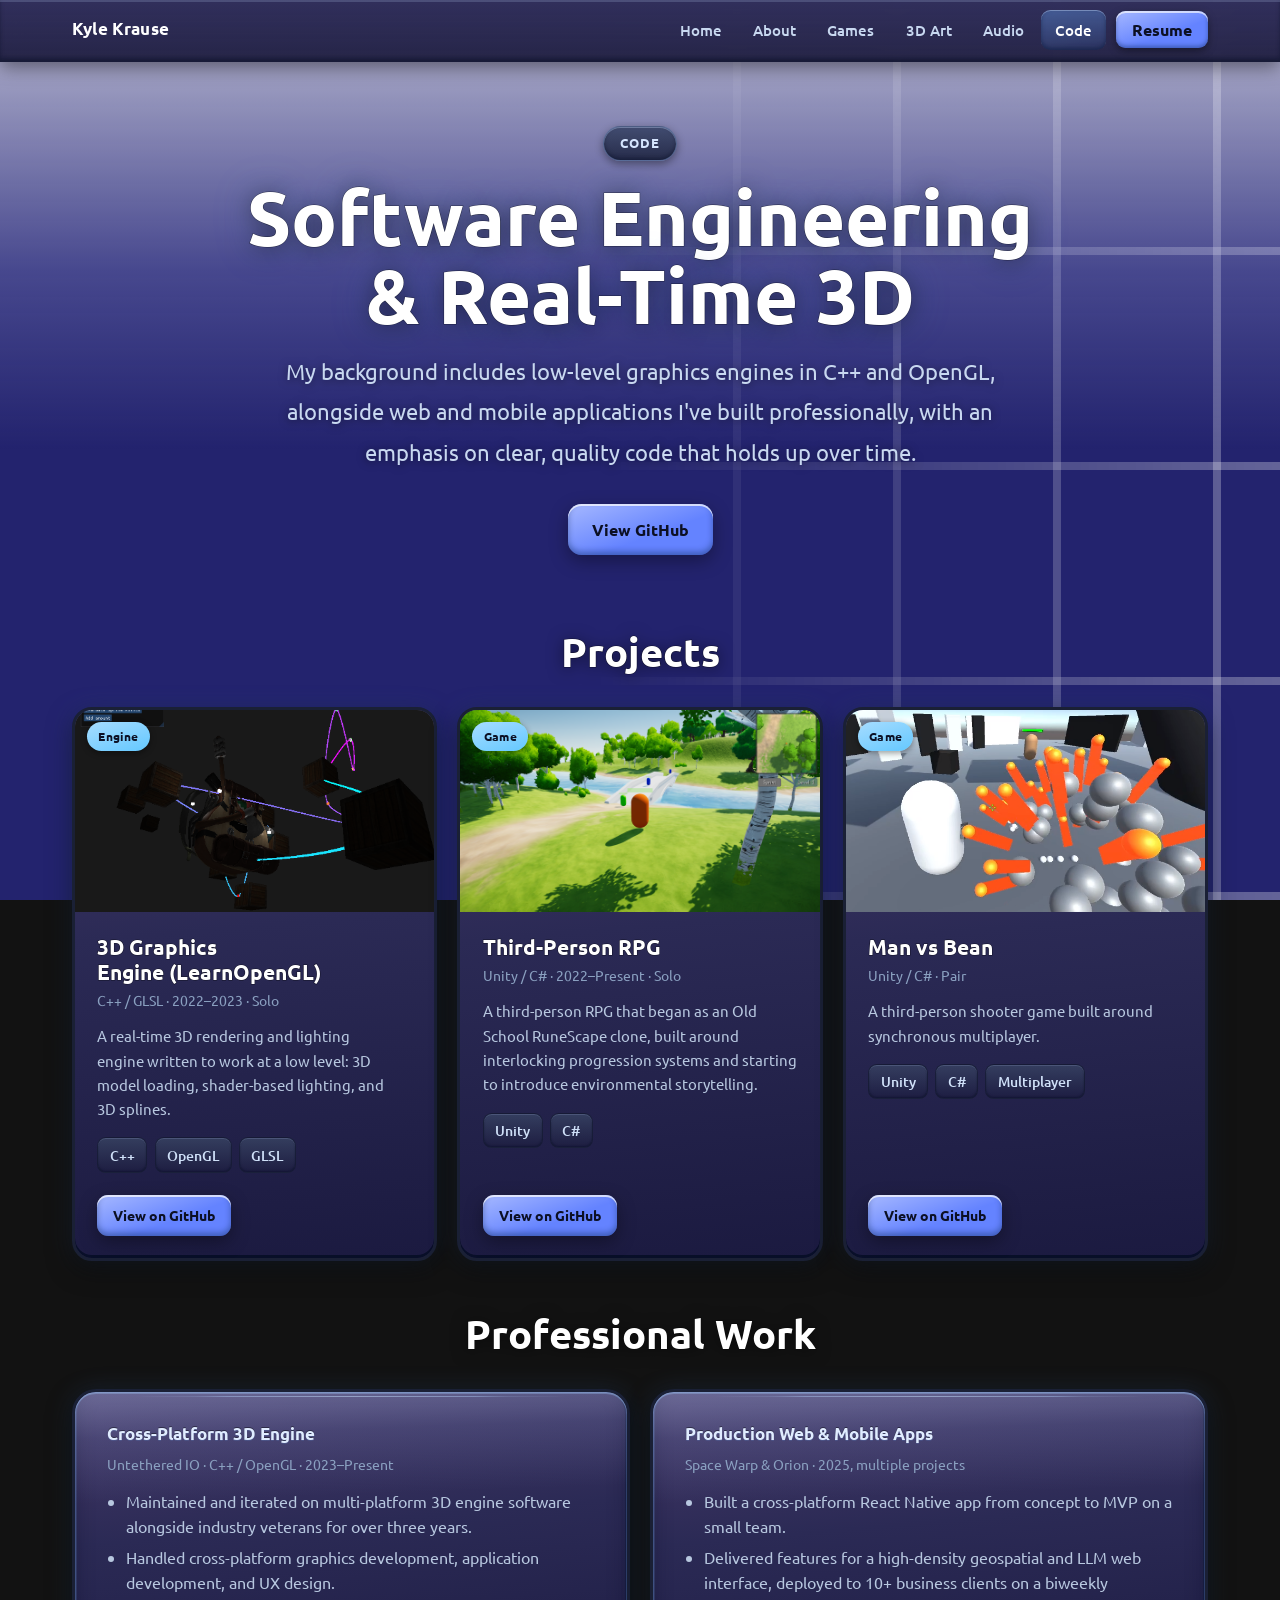
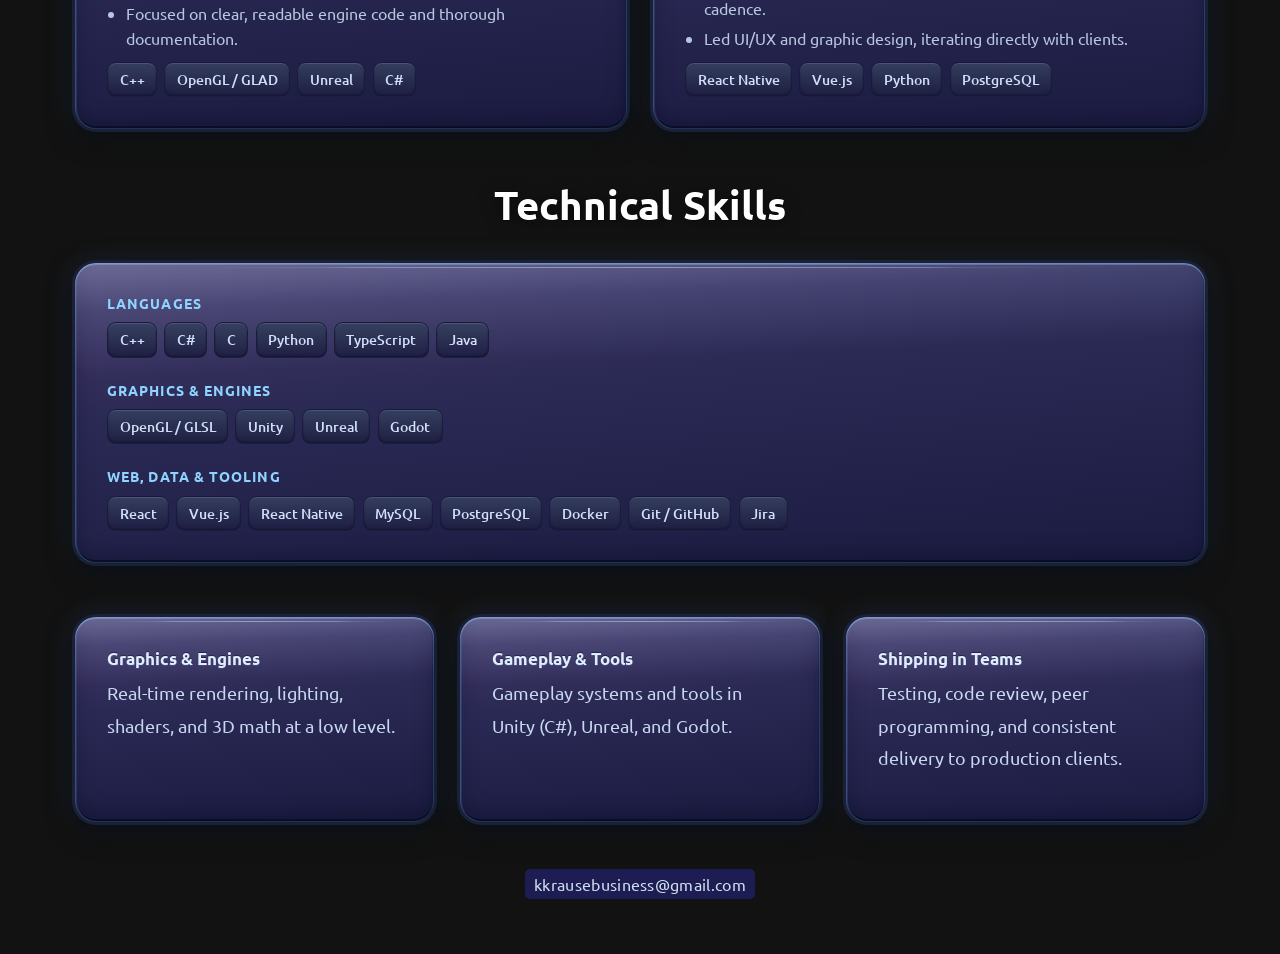
<file: code.html>
<!DOCTYPE html>
<html lang="en">
<head>
    <meta charset="UTF-8">
    <meta name="viewport" content="width=device-width, initial-scale=1.0">

    <meta name="description" content="Software engineering by Kyle Krause, real-time 3D graphics engines in C++/OpenGL, gameplay programming, and production web/app work in React, Vue, and React Native.">
    <meta name="author" content="Kyle Krause">
    <meta name="theme-color" content="#23236e">
    <meta name="color-scheme" content="dark">

    <title>Code &amp; Engines | Kyle Krause</title>

    <link rel="preconnect" href="https://fonts.googleapis.com">
    <link rel="preconnect" href="https://fonts.gstatic.com" crossorigin>
    <link rel="stylesheet" href="https://fonts.googleapis.com/css2?family=Ubuntu:wght@400;500;700&display=swap">

    <link rel="stylesheet" href="css/reset.css">
    <link rel="stylesheet" href="css/background.css">
    <link rel="stylesheet" href="css/main.css">
    <link rel="stylesheet" href="components/site-nav/site-nav.css">
    <link rel="stylesheet" href="components/hero/hero.css">
    <link rel="stylesheet" href="components/card/card.css">
    <link rel="stylesheet" href="components/gallery/gallery.css">
    <link rel="stylesheet" href="components/main-panel/main-panel.css">
    <link rel="stylesheet" href="components/social-links/social-links.css">
</head>
<body>
    <a href="#main-content" class="skip-link">Skip to main content</a>

    <div class="background-container" aria-hidden="true">
        <div class="grid-floor"></div>
        <div class="sky-gradient"></div>
    </div>

    <div id="site-nav-root">
        <noscript>
            <nav class="site-nav" aria-label="Primary">
                <div class="site-nav__inner">
                    <a class="site-nav__brand" href="index.html">Kyle Krause</a>
                    <ul class="site-nav__links">
                        <li><a class="site-nav__link" href="about.html">About</a></li>
                        <li><a class="site-nav__link" href="games.html">Games</a></li>
                        <li><a class="site-nav__link" href="art.html">3D Art</a></li>
                        <li><a class="site-nav__link" href="audio.html">Audio</a></li>
                    </ul>
                </div>
            </nav>
        </noscript>
    </div>

    <main id="main-content" class="content-wrapper">
        <div class="container">

            <section class="hero">
                <span class="hero__eyebrow">Code</span>
                <h1 class="hero__title">Software Engineering &amp; Real-Time 3D</h1>
                <p class="hero__subtitle">
                    My background includes low-level graphics engines in C++ and OpenGL, alongside web and
                    mobile applications I've built professionally, with an emphasis on
                    clear, quality code that holds up over time.
                </p>
                <div class="hero__actions">
                    <a class="btn btn--primary" href="https://github.com/kylekrause3" target="_blank" rel="noopener noreferrer">View GitHub</a>
                </div>
            </section>

            <!-- ============ PROJECTS ============ -->
            <section class="section" aria-labelledby="projects-heading">
                <div class="section-header">
                    <h2 id="projects-heading" class="section-header__title">Projects</h2>
                </div>

                <div class="card-grid card-grid--3">
                    <!-- LearnOpenGL -->
                    <article class="card">
                        <div class="project-card__media">
                            <img src="assets/images/learnopengl.png" alt="LearnOpenGL 3D engine render" loading="lazy">
                            <span class="project-card__badge">Engine</span>
                        </div>
                        <div class="project-card__body">
                            <h3 class="project-card__title">3D Graphics Engine (LearnOpenGL)</h3>
                            <p class="project-card__meta">C++ / GLSL &middot; 2022&ndash;2023 &middot; Solo</p>
                            <p class="project-card__desc">
                                A real-time 3D rendering and lighting engine written to work at a
                                low level: 3D model loading, shader-based lighting, and 3D splines.
                            </p>
                            <ul class="tag-list" style="margin-bottom:1rem;">
                                <li class="tag">C++</li><li class="tag">OpenGL</li><li class="tag">GLSL</li>
                            </ul>
                            <div class="project-card__footer">
                                <a class="btn btn--primary btn--sm" href="https://github.com/kylekrause3/LearnOpenGL" target="_blank" rel="noopener noreferrer">View on GitHub</a>
                            </div>
                        </div>
                    </article>

                    <!-- Third-Person RPG -->
                    <article class="card">
                        <div class="project-card__media">
                            <img src="assets/images/games/osrsclone1.png" alt="Third-person RPG screenshot" loading="lazy">
                            <span class="project-card__badge">Game</span>
                        </div>
                        <div class="project-card__body">
                            <h3 class="project-card__title">Third-Person RPG</h3>
                            <p class="project-card__meta">Unity / C# &middot; 2022&ndash;Present &middot; Solo</p>
                            <p class="project-card__desc">
                                A third-person RPG that began as an Old School RuneScape clone, built
                                around interlocking progression systems and starting to introduce environmental storytelling.
                            </p>
                            <ul class="tag-list" style="margin-bottom:1rem;">
                                <li class="tag">Unity</li><li class="tag">C#</li>
                            </ul>
                            <div class="project-card__footer">
                                <a class="btn btn--primary btn--sm" href="https://github.com/kylekrause3/Third-Person-RPG" target="_blank" rel="noopener noreferrer">View on GitHub</a>
                            </div>
                        </div>
                    </article>

                    <!-- Man vs Bean -->
                    <article class="card">
                        <div class="project-card__media">
                            <img src="assets/images/games/manvsbeanexplode.png" alt="Man vs Bean gameplay screenshot" loading="lazy">
                            <span class="project-card__badge">Game</span>
                        </div>
                        <div class="project-card__body">
                            <h3 class="project-card__title">Man vs Bean</h3>
                            <p class="project-card__meta">Unity / C# &middot; Pair</p>
                            <p class="project-card__desc">
                                A third-person shooter game built around synchronous multiplayer.
                            </p>
                            <ul class="tag-list" style="margin-bottom:1rem;">
                                <li class="tag">Unity</li><li class="tag">C#</li><li class="tag">Multiplayer</li>
                            </ul>
                            <div class="project-card__footer">
                                <a class="btn btn--primary btn--sm" href="https://github.com/kylekrause3/man-vs-bean" target="_blank" rel="noopener noreferrer">View on GitHub</a>
                            </div>
                        </div>
                    </article>
                </div>
            </section>

            <!-- ============ PROFESSIONAL WORK ============ -->
            <section class="section" aria-labelledby="work-heading">
                <div class="section-header">
                    <h2 id="work-heading" class="section-header__title">Professional Work</h2>
                </div>
                <div class="card-grid card-grid--2">
                    <article class="main-panel">
                        <div class="main-panel__content">
                            <h3 class="main-panel__box-title">Cross-Platform 3D Engine</h3>
                            <p class="project-card__meta">Untethered IO &middot; C++ / OpenGL &middot; 2023&ndash;Present</p>
                            <div class="timeline__desc">
                                <ul>
                                    <li>Maintained and iterated on multi-platform 3D engine software alongside industry veterans for over three years.</li>
                                    <li>Handled cross-platform graphics development, application development, and UX design.</li>
                                    <li>Focused on clear, readable engine code and thorough documentation.</li>
                                </ul>
                            </div>
                            <ul class="tag-list"><li class="tag">C++</li><li class="tag">OpenGL / GLAD</li><li class="tag">Unreal</li><li class="tag">C#</li></ul>
                        </div>
                    </article>
                    <article class="main-panel">
                        <div class="main-panel__content">
                            <h3 class="main-panel__box-title">Production Web &amp; Mobile Apps</h3>
                            <p class="project-card__meta">Space Warp &amp; Orion &middot; 2025, multiple projects</p>
                            <div class="timeline__desc">
                                <ul>
                                    <li>Built a cross-platform React Native app from concept to MVP on a small team.</li>
                                    <li>Delivered features for a high-density geospatial and LLM web interface, deployed to 10+ business clients on a biweekly cadence.</li>
                                    <li>Led UI/UX and graphic design, iterating directly with clients.</li>
                                </ul>
                            </div>
                            <ul class="tag-list"><li class="tag">React Native</li><li class="tag">Vue.js</li><li class="tag">Python</li><li class="tag">PostgreSQL</li></ul>
                        </div>
                    </article>
                </div>
            </section>

            <!-- ============ SKILLS ============ -->
            <section class="section" aria-labelledby="code-skills-heading">
                <div class="section-header">
                    <h2 id="code-skills-heading" class="section-header__title">Technical Skills</h2>
                </div>
                <article class="main-panel">
                    <div class="main-panel__content">
                        <div class="skill-group">
                            <h4 class="skill-group__title">Languages</h4>
                            <ul class="tag-list"><li class="tag">C++</li><li class="tag">C#</li><li class="tag">C</li><li class="tag">Python</li><li class="tag">TypeScript</li><li class="tag">Java</li></ul>
                        </div>
                        <div class="skill-group">
                            <h4 class="skill-group__title">Graphics &amp; Engines</h4>
                            <ul class="tag-list"><li class="tag">OpenGL / GLSL</li><li class="tag">Unity</li><li class="tag">Unreal</li><li class="tag">Godot</li></ul>
                        </div>
                        <div class="skill-group">
                            <h4 class="skill-group__title">Web, Data &amp; Tooling</h4>
                            <ul class="tag-list"><li class="tag">React</li><li class="tag">Vue.js</li><li class="tag">React Native</li><li class="tag">MySQL</li><li class="tag">PostgreSQL</li><li class="tag">Docker</li><li class="tag">Git / GitHub</li><li class="tag">Jira</li></ul>
                        </div>
                    </div>
                </article>
            </section>

            <section class="section">
                <div class="card-grid card-grid--3">
                    <article class="main-panel">
                        <div class="main-panel__content">
                            <h3 class="main-panel__box-title">Graphics &amp; Engines</h3>
                            <p>Real-time rendering, lighting, shaders, and 3D math at a low level.</p>
                        </div>
                    </article>
                    <article class="main-panel">
                        <div class="main-panel__content">
                            <h3 class="main-panel__box-title">Gameplay &amp; Tools</h3>
                            <p>Gameplay systems and tools in Unity (C#), Unreal, and Godot.</p>
                        </div>
                    </article>
                    <article class="main-panel">
                        <div class="main-panel__content">
                            <h3 class="main-panel__box-title">Shipping in Teams</h3>
                            <p>Testing, code review, peer programming, and consistent delivery to production clients.</p>
                        </div>
                    </article>
                </div>
            </section>
        </div>

        <footer class="site-footer">
            <div class="container">
                <ul class="site-footer__contact">
                    <li><a href="mailto:kkrausebusiness@gmail.com" class="site-footer__link">kkrausebusiness@gmail.com</a></li>
                </ul>
            </div>
        </footer>
    </main>

    <script src="components/site-nav/site-nav.js" defer></script>
    <script src="js/main.js" defer></script>
    <script src="components/main-panel/main-panel.js" defer></script>
</body>
</html>
</file>
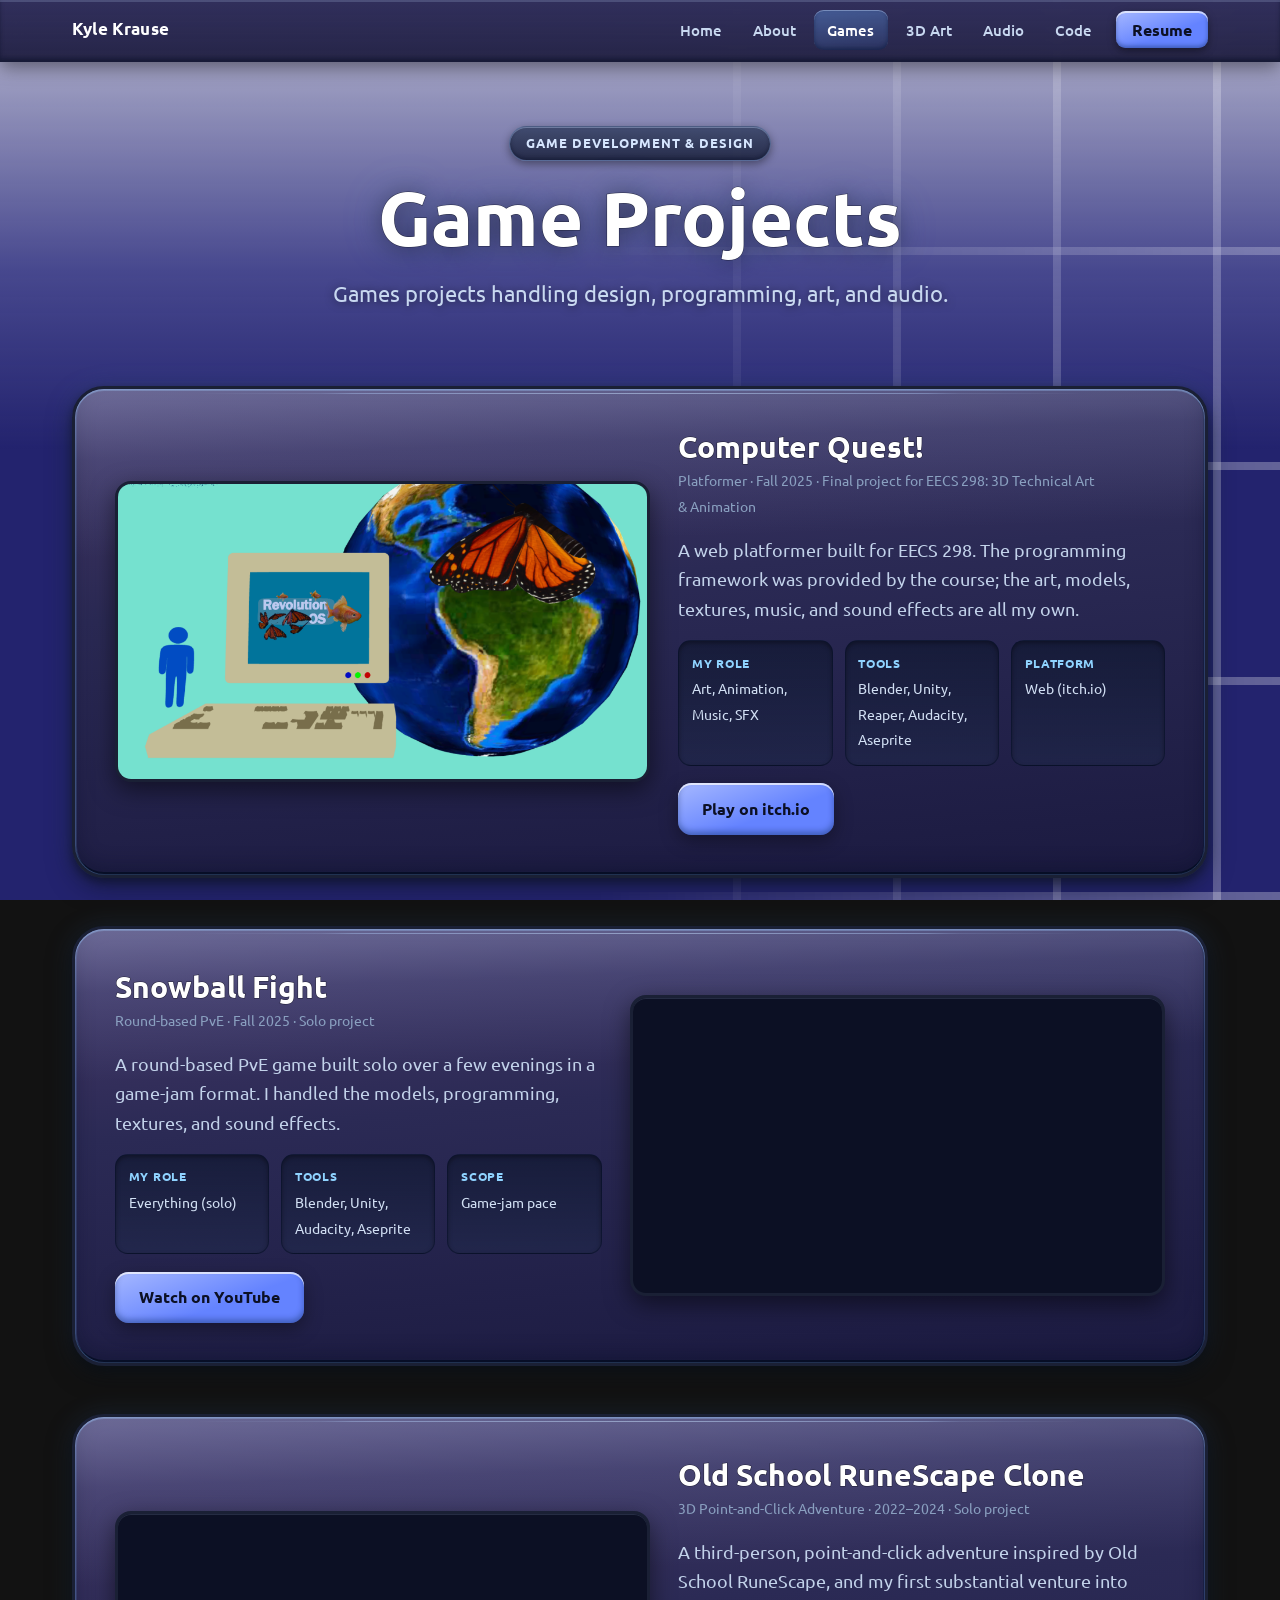
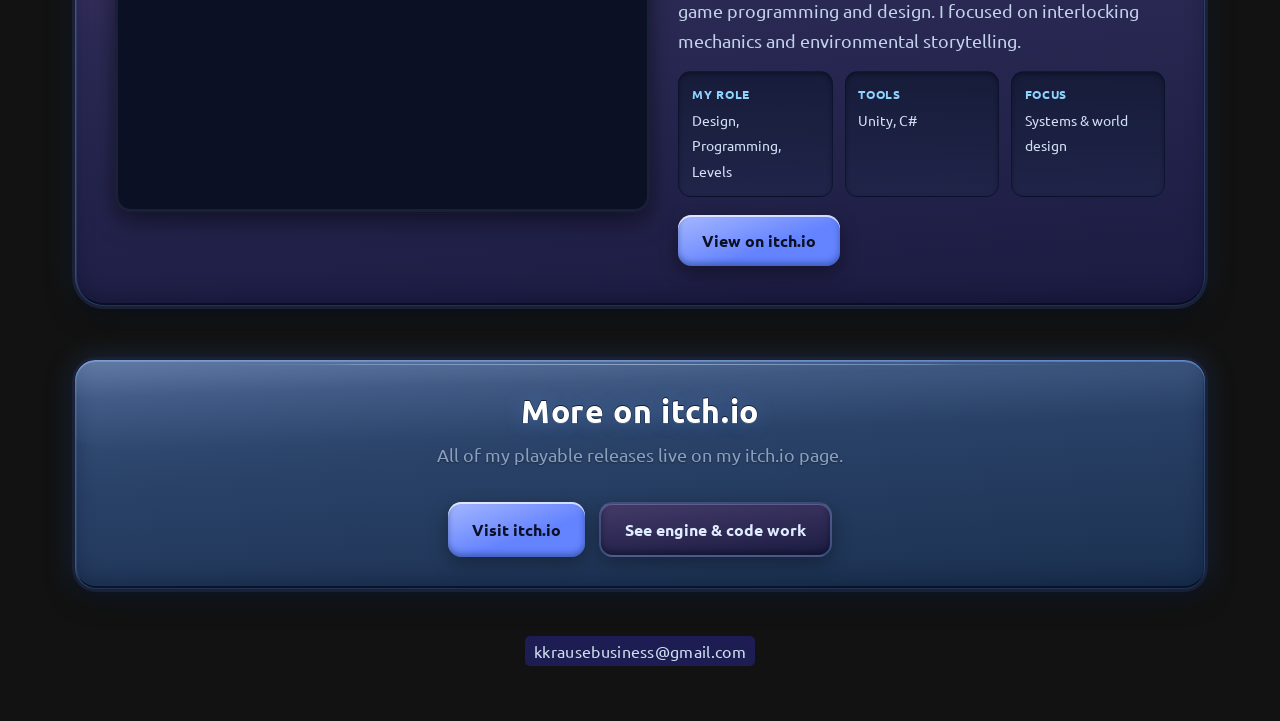
<file: games.html>
<!DOCTYPE html>
<html lang="en">
<head>
    <meta charset="UTF-8">
    <meta name="viewport" content="width=device-width, initial-scale=1.0">

    <meta name="description" content="Games by Kyle Krause, shipped indie titles with original art, design, programming, music, and sound. Computer Quest, Snowball Fight, and an OSRS-inspired rpg demo.">
    <meta name="author" content="Kyle Krause">
    <meta name="theme-color" content="#23236e">
    <meta name="color-scheme" content="dark">

    <title>Games | Kyle Krause</title>

    <link rel="preconnect" href="https://fonts.googleapis.com">
    <link rel="preconnect" href="https://fonts.gstatic.com" crossorigin>
    <link rel="stylesheet" href="https://fonts.googleapis.com/css2?family=Ubuntu:wght@400;500;700&display=swap">

    <link rel="stylesheet" href="css/reset.css">
    <link rel="stylesheet" href="css/background.css">
    <link rel="stylesheet" href="css/main.css">
    <link rel="stylesheet" href="components/site-nav/site-nav.css">
    <link rel="stylesheet" href="components/hero/hero.css">
    <link rel="stylesheet" href="components/card/card.css">
    <link rel="stylesheet" href="components/gallery/gallery.css">
    <link rel="stylesheet" href="components/main-panel/main-panel.css">
    <link rel="stylesheet" href="components/social-links/social-links.css">
</head>
<body>
    <a href="#main-content" class="skip-link">Skip to main content</a>

    <div class="background-container" aria-hidden="true">
        <div class="grid-floor"></div>
        <div class="sky-gradient"></div>
    </div>

    <div id="site-nav-root">
        <noscript>
            <nav class="site-nav" aria-label="Primary">
                <div class="site-nav__inner">
                    <a class="site-nav__brand" href="index.html">Kyle Krause</a>
                    <ul class="site-nav__links">
                        <li><a class="site-nav__link" href="about.html">About</a></li>
                        <li><a class="site-nav__link" href="art.html">3D Art</a></li>
                        <li><a class="site-nav__link" href="audio.html">Audio</a></li>
                        <li><a class="site-nav__link" href="code.html">Code</a></li>
                    </ul>
                </div>
            </nav>
        </noscript>
    </div>

    <main id="main-content" class="content-wrapper">
        <div class="container">

            <section class="hero">
                <span class="hero__eyebrow">Game Development &amp; Design</span>
                <h1 class="hero__title">Game Projects</h1>
                <p class="hero__subtitle">
                    Games projects handling design,
                    programming, art, and audio.
                </p>
            </section>

            <!-- ============ COMPUTER QUEST ============ -->
            <section class="section">
                <article class="main-panel main-panel--large">
                    <div class="main-panel__content">
                        <div class="feature feature--forward">
                            <div class="feature__media">
                                <div class="embed">
                                    <img src="assets/images/games/computerquestmain.png" alt="Computer Quest gameplay screenshot" loading="lazy">
                                </div>
                            </div>
                            <div class="feature__content">
                                <h2 class="feature__title">Computer Quest!</h2>
                                <p class="feature__meta">Platformer &middot; Fall 2025 &middot; Final project for EECS 298: 3D Technical Art &amp; Animation</p>
                                <p class="feature__desc">
                                    A web platformer built for EECS 298. The programming framework
                                    was provided by the course; the art, models, textures, music, and
                                    sound effects are all my own.
                                </p>
                                <ul class="role-breakdown">
                                    <li class="role-breakdown__item"><span class="role-breakdown__label">My Role</span><span class="role-breakdown__value">Art, Animation, Music, SFX</span></li>
                                    <li class="role-breakdown__item"><span class="role-breakdown__label">Tools</span><span class="role-breakdown__value">Blender, Unity, Reaper, Audacity, Aseprite</span></li>
                                    <li class="role-breakdown__item"><span class="role-breakdown__label">Platform</span><span class="role-breakdown__value">Web (itch.io)</span></li>
                                </ul>
                                <div class="feature__actions">
                                    <a class="btn btn--primary" href="https://kylekrause3.itch.io/computer-quest" target="_blank" rel="noopener noreferrer">Play on itch.io</a>
                                </div>
                            </div>
                        </div>
                    </div>
                </article>
            </section>

            <!-- ============ SNOWBALL FIGHT ============ -->
            <section class="section">
                <article class="main-panel main-panel--large">
                    <div class="main-panel__content">
                        <div class="feature feature--reverse">
                            <div class="feature__media">
                                <!-- Live gameplay video -->
                                <div class="embed">
                                    <iframe
                                        src="https://www.youtube-nocookie.com/embed/OIZATm-3Y7k"
                                        title="Snowball Fight gameplay video"
                                        loading="lazy"
                                        allow="accelerometer; autoplay; clipboard-write; encrypted-media; gyroscope; picture-in-picture"
                                        allowfullscreen></iframe>
                                </div>
                            </div>
                            <div class="feature__content">
                                <h2 class="feature__title">Snowball Fight</h2>
                                <p class="feature__meta">Round-based PvE &middot; Fall 2025 &middot; Solo project</p>
                                <p class="feature__desc">
                                    A round-based PvE game built solo over a few evenings in a
                                    game-jam format. I handled the models, programming, textures, and
                                    sound effects.
                                </p>
                                <ul class="role-breakdown">
                                    <li class="role-breakdown__item"><span class="role-breakdown__label">My Role</span><span class="role-breakdown__value">Everything (solo)</span></li>
                                    <li class="role-breakdown__item"><span class="role-breakdown__label">Tools</span><span class="role-breakdown__value">Blender, Unity, Audacity, Aseprite</span></li>
                                    <li class="role-breakdown__item"><span class="role-breakdown__label">Scope</span><span class="role-breakdown__value">Game-jam pace</span></li>
                                </ul>
                                <div class="feature__actions">
                                    <a class="btn btn--primary" href="https://www.youtube.com/watch?v=OIZATm-3Y7k" target="_blank" rel="noopener noreferrer">Watch on YouTube</a>
                                </div>
                            </div>
                        </div>
                    </div>
                </article>
            </section>

            <!-- ============ OSRS CLONE ============ -->
            <section class="section">
                <article class="main-panel main-panel--large">
                    <div class="main-panel__content">
                        <div class="feature feature--forward">
                            <div class="feature__media">
                                <div class="embed">
                                    <iframe
                                        src="https://www.youtube-nocookie.com/embed/npKeyRUut-I?start=4"
                                        title="Old School RuneScape clone gameplay"
                                        loading="lazy"
                                        allow="accelerometer; autoplay; clipboard-write; encrypted-media; gyroscope; picture-in-picture"
                                        allowfullscreen></iframe>
                                </div>
                            </div>
                            <div class="feature__content">
                                <h2 class="feature__title">Old School RuneScape Clone</h2>
                                <p class="feature__meta">3D Point-and-Click Adventure &middot; 2022&ndash;2024 &middot; Solo project</p>
                                <p class="feature__desc">
                                    A third-person, point-and-click adventure inspired by Old School
                                    RuneScape, and my first substantial venture into game programming
                                    and design. I focused on interlocking mechanics and environmental
                                    storytelling.
                                </p>
                                <ul class="role-breakdown">
                                    <li class="role-breakdown__item"><span class="role-breakdown__label">My Role</span><span class="role-breakdown__value">Design, Programming, Levels</span></li>
                                    <li class="role-breakdown__item"><span class="role-breakdown__label">Tools</span><span class="role-breakdown__value">Unity, C#</span></li>
                                    <li class="role-breakdown__item"><span class="role-breakdown__label">Focus</span><span class="role-breakdown__value">Systems &amp; world design</span></li>
                                </ul>
                                <div class="feature__actions">
                                    <a class="btn btn--primary" href="https://kylekrause3.itch.io/osrs-clone" target="_blank" rel="noopener noreferrer">View on itch.io</a>
                                </div>
                            </div>
                        </div>
                    </div>
                </article>
            </section>

            <!-- ============ MORE ============ -->
            <section class="section">
                <article class="main-panel main-panel--blue">
                    <div class="main-panel__content text-center">
                        <header class="main-panel__header">
                            <h2 class="main-panel__title">More on itch.io</h2>
                            <p class="main-panel__subtitle">All of my playable releases live on my itch.io page.</p>
                        </header>
                        <div class="hero__actions">
                            <a class="btn btn--primary" href="https://kylekrause3.itch.io/" target="_blank" rel="noopener noreferrer">Visit itch.io</a>
                            <a class="btn btn--ghost" href="code.html">See engine &amp; code work</a>
                        </div>
                    </div>
                </article>
            </section>
        </div>

        <footer class="site-footer">
            <div class="container">
                <ul class="site-footer__contact">
                    <li><a href="mailto:kkrausebusiness@gmail.com" class="site-footer__link">kkrausebusiness@gmail.com</a></li>
                </ul>
            </div>
        </footer>
    </main>

    <script src="components/site-nav/site-nav.js" defer></script>
    <script src="js/main.js" defer></script>
    <script src="components/main-panel/main-panel.js" defer></script>
    <script src="components/gallery/gallery.js" defer></script>
</body>
</html>
</file>
<file: css/background.css>
/**
 * 3D Grid Floor Background Styles
 * Vaporwave/Retrowave aesthetic with perspective grid
 * 
 * Uses CSS custom properties for easy theming
 * Optimized for performance with GPU acceleration
 */

/* ============================================
   Background Design Tokens
   ============================================ */
:root {
    /* === Primary Background Colors === */
    --bg-primary: rgb(35, 35, 110);
    --bg-primary-rgb: 35, 35, 110;
    
    /* === Grid Colors === */
    --grid-line-color: rgba(255, 255, 255, 0.3);
    --grid-line-width-h: 8px;
    --grid-line-width-v: 8px;
    --grid-cell-width: 160px;
    --grid-cell-height: 215px;
    
    /* === Sky/Atmosphere Colors === */
    --sky-top: rgba(255, 255, 255, 0.7);
    --sky-mid: rgba(155, 158, 217, 0.3);
    --sky-fade: transparent;
    
    /* === Perspective Settings === */
    --perspective-desktop: 800px;
    --perspective-tablet: 600px;
    --perspective-mobile: 500px;
    
    /* === Grid Transform Settings === */
    --grid-rotate-x: 70deg;
    --grid-translate-z: -1450px;
    --grid-scale: 7;
    --grid-width: 460%;
    --grid-height: 320%;
}

/* ============================================
   Background Container
   ============================================ */
.background-container {
    position: fixed;
    top: 0;
    left: 0;
    width: 100%;
    height: 100vh;
    height: 100dvh;
    height: 100lvh; /* large viewport = iOS Safari full screen height */
    overflow: hidden;
    z-index: -1;
    background: var(--bg-primary);
    perspective: var(--perspective-desktop);
    
    /* GPU acceleration for smooth rendering */
    transform: translateZ(0);
    will-change: transform;
}

/* ============================================
   3D Grid Floor
   ============================================ */
.grid-floor {
    position: absolute;
    bottom: 0;
    left: 46%;
    width: var(--grid-width);
    height: var(--grid-height);
    
    /* Grid pattern using CSS gradients */
    background-image: 
        linear-gradient(to right, var(--grid-line-color) var(--grid-line-width-h), transparent var(--grid-line-width-h)),
        linear-gradient(to top, var(--grid-line-color) var(--grid-line-width-v), transparent var(--grid-line-width-v));
    background-size: var(--grid-cell-width) var(--grid-cell-height);
    background-position: center bottom;
    
    /* 3D Transform perspective grid effect with animation */
    transform-style: preserve-3d;
    transform-origin: bottom center;
    animation: gridMoveReverse 9s steps(210) infinite;
    
    /* GPU acceleration */
    will-change: transform;
    backface-visibility: hidden;

    /* Fade the plane out at the far edge and at the left/right edges */
    -webkit-mask-image:
        linear-gradient(to top, #000 0%, #000 28%, transparent 62%),
        linear-gradient(to right, transparent 0%, #000 12%, #000 88%, transparent 100%);
    -webkit-mask-composite: source-in;
    mask-image:
        linear-gradient(to top, #000 0%, #000 28%, transparent 62%),
        linear-gradient(to right, transparent 0%, #000 12%, #000 88%, transparent 100%);
    mask-composite: intersect;
}

/* Grid movement animation - seamless loop */
@keyframes gridMove {
    from {
        transform: 
            translateX(-50%) 
            rotateX(var(--grid-rotate-x)) 
            translateZ(var(--grid-translate-z)) 
            scale(var(--grid-scale));
    }
    to {
        transform: 
            translateX(calc(-50% + (var(--grid-cell-width) * var(--grid-scale)))) 
            rotateX(var(--grid-rotate-x)) 
            translateZ(var(--grid-translate-z)) 
            scale(var(--grid-scale));
    }
}

@keyframes gridMoveReverse {
    from {
        transform: 
            translateX(calc(-50% + (var(--grid-cell-width) * var(--grid-scale)))) 
            rotateX(var(--grid-rotate-x)) 
            translateZ(var(--grid-translate-z)) 
            scale(var(--grid-scale));
    }
    to {
        transform: 
            translateX(-50%) 
            rotateX(var(--grid-rotate-x)) 
            translateZ(var(--grid-translate-z)) 
            scale(var(--grid-scale));
    }
}

/* Fade grid lines as they go into distance (horizon effect) */
.grid-floor::after {
    content: '';
    position: absolute;
    top: 0;
    left: 0;
    right: 0;
    height: 50%;
    
    background: linear-gradient(
        to bottom, 
        rgba(var(--bg-primary-rgb), 1) 10%,
        rgba(var(--bg-primary-rgb), 0.6) 30%,
        transparent 100%
    );
    
    pointer-events: none;
}

/* ============================================
   Sky Gradient Overlay
   ============================================ */
.sky-gradient {
    position: absolute;
    inset: 0;
    
    background: linear-gradient(
        to bottom,
        var(--sky-top) 0%,
        var(--sky-mid) 30%,
        var(--sky-fade) 50%
    );
    
    pointer-events: none;
    z-index: 1;
}

/* ============================================
   Responsive Adjustments - Tablet
   ============================================ */
@media (max-width: 768px) {
    :root {
        /* --perspective-current: var(--perspective-tablet);
        --grid-rotate-x: 78deg;
        --grid-translate-z: -80px; 
        --grid-scale: 1.8;*/
        --grid-width: 320%;
        --grid-height: 310%;
        --grid-cell-width: 100px;
        --grid-cell-height: 100px;
        --grid-line-width-h: 5px;
        --grid-line-width-v: 7px;
    }
    
    /* .background-container {
        perspective: var(--perspective-tablet);
    } */
    
    /* .grid-floor {
        width: 320%;
        height: 75%;
        background-size: 50px 50px;
        transform: 
            translateX(-50%) 
            rotateX(78deg) 
            translateZ(-80px) 
            scale(1.8);
    } */
}

/* ============================================
   Responsive Adjustments - Mobile
   ============================================ */
@media (max-width: 480px) {
    /* .background-container {
        perspective: var(--perspective-mobile);
    } */
    
    /* .grid-floor {
        width: 350%;
        height: 70%;
        background-size: 40px 40px;
        transform: 
            translateX(-50%) 
            rotateX(80deg) 
            translateZ(-60px) 
            scale(1.8);
    } */
    /* Shorter sky gradient on mobile for better content visibility */
    /* .sky-gradient {
        background: linear-gradient(
            to bottom,
            var(--sky-top) 0%,
            var(--sky-mid) 20%,
            var(--sky-fade) 45%
        );
    } */
}

/* ============================================
   Accessibility - Reduced Motion
   ============================================ */
@media (prefers-reduced-motion: reduce) {
    .background-container,
    .grid-floor,
    .sky-gradient {
        /* Remove any potential animations */
        animation: none !important;
        transition: none !important;
    }
    
    .grid-floor {
        /* Simpler transform for reduced motion */
        will-change: auto;
        /* Reset background position when motion is disabled */
        background-position: center bottom !important;
    }
}

/* ============================================
   High Contrast Mode Support
   ============================================ */
@media (prefers-contrast: high) {
    :root {
        --grid-line-color: rgba(255, 255, 255, 0.5);
    }
}

/* ============================================
   Optional: Grid Glow Effect (Uncomment to enable)
   ============================================ */
/*
.grid-floor::before {
    content: '';
    position: absolute;
    inset: 0;
    
    background-image: 
        linear-gradient(to right, rgba(100, 200, 255, 0.6) 1px, transparent 1px),
        linear-gradient(to bottom, rgba(100, 200, 255, 0.6) 1px, transparent 1px);
    background-size: var(--grid-cell-width) var(--grid-cell-height);
    background-position: center bottom;
    
    filter: blur(0.5px);
    opacity: 0.7;
    pointer-events: none;
}
*/
</file>
<file: css/main.css>
/**
 * Main Layout and Content Styles
 * 
 * Central design token system for consistent theming
 * All components should reference these variables
 */

/* ============================================
   Design Tokens - Root Variables
   ============================================ */
:root {
    /* === Color Palette === */
    /* Primary brand colors */
    --color-primary: #64c8ff;
    --color-primary-rgb: 100, 200, 255;
    --color-secondary: #1a1a2e;
    --color-secondary-rgb: 26, 26, 46;
    --color-accent: #ff6b9d;
    --color-accent-rgb: 255, 107, 157;
    
    /* Background colors (synced with background.css) */
    --color-bg-deep: rgb(35, 35, 110);
    --color-bg-deep-rgb: 35, 35, 110;
    
    /* Text colors */
    --color-text-primary: #ffffff;
    --color-text-secondary: #c8d8f0;
    --color-text-muted: #8aa0c0;
    --color-text-dark: #0f0f1e;
    
    /* UI colors */
    --color-surface: rgba(40, 50, 80, 0.9);
    --color-surface-elevated: rgba(50, 65, 100, 0.95);
    --color-border: rgba(100, 140, 200, 0.3);
    --color-border-strong: rgba(100, 140, 200, 0.5);
    
    /* Semantic colors */
    --color-success: #4ade80;
    --color-warning: #fbbf24;
    --color-error: #f87171;
    --color-info: var(--color-primary);
    
    /* === Spacing Scale === */
    --spacing-3xs: 0.125rem;  /* 2px */
    --spacing-2xs: 0.25rem;   /* 4px */
    --spacing-xs: 0.5rem;     /* 8px */
    --spacing-sm: 1rem;       /* 16px */
    --spacing-md: 1.5rem;     /* 24px */
    --spacing-lg: 2rem;       /* 32px */
    --spacing-xl: 3rem;       /* 48px */
    --spacing-2xl: 4rem;      /* 64px */
    --spacing-3xl: 6rem;      /* 96px */
    
    /* === Typography === */
    --font-family-base: 'Ubuntu', -apple-system, BlinkMacSystemFont, 'Segoe UI', Roboto, sans-serif;
    --font-family-heading: var(--font-family-base);
    --font-family-mono: 'Ubuntu Mono', 'SF Mono', 'Consolas', monospace;
    
    /* Font sizes - fluid typography */
    --font-size-xs: clamp(0.75rem, 1.5vw, 0.875rem);
    --font-size-sm: clamp(0.875rem, 1.8vw, 1rem);
    --font-size-base: clamp(1rem, 2vw, 1.125rem);
    --font-size-lg: clamp(1.125rem, 2.5vw, 1.25rem);
    --font-size-xl: clamp(1.25rem, 3vw, 1.5rem);
    --font-size-2xl: clamp(1.5rem, 3.5vw, 2rem);
    --font-size-3xl: clamp(2rem, 4vw, 2.5rem);
    --font-size-4xl: clamp(2.5rem, 5vw, 3.5rem);
    --font-size-5xl: clamp(3rem, 6vw, 4.5rem);
    
    /* Line heights */
    --line-height-tight: 1.2;
    --line-height-snug: 1.35;
    --line-height-normal: 1.6;
    --line-height-relaxed: 1.8;
    
    /* Font weights */
    --font-weight-normal: 400;
    --font-weight-medium: 500;
    --font-weight-semibold: 600;
    --font-weight-bold: 700;
    
    /* === Layout === */
    --container-max-width: 1200px;
    --container-padding: 2rem;
    --content-max-width: 65ch; /* Optimal reading width */
    
    /* === Borders & Radius === */
    --radius-sm: 0.375rem;
    --radius-md: 0.75rem;
    --radius-lg: 1rem;
    --radius-xl: 1.5rem;
    --radius-2xl: 2rem;
    --radius-full: 9999px;
    
    /* === Shadows === */
    --shadow-sm: 0 1px 2px rgba(0, 0, 0, 0.2);
    --shadow-md: 0 4px 8px rgba(0, 0, 0, 0.25);
    --shadow-lg: 0 8px 24px rgba(0, 0, 0, 0.3);
    --shadow-xl: 0 16px 48px rgba(0, 0, 0, 0.4);
    --shadow-glow: 0 0 20px rgba(var(--color-primary-rgb), 0.2);
    
    /* === Transitions === */
    --transition-fast: 150ms ease;
    --transition-normal: 250ms ease;
    --transition-slow: 400ms ease;
    --transition-bounce: 500ms cubic-bezier(0.34, 1.56, 0.64, 1);
    
    /* === Z-Index Scale === */
    --z-behind: -1;
    --z-base: 0;
    --z-dropdown: 100;
    --z-sticky: 200;
    --z-overlay: 300;
    --z-modal: 400;
    --z-toast: 500;
    --z-tooltip: 600;
}

/* ============================================
   Content Wrapper
   ============================================ */
body {
    font-family: var(--font-family-base);
}

.hero__title,
.section-header__title,
.feature__title,
.main-panel__title,
.project-card__title,
.model__title {
    -webkit-text-stroke: 1px rgba(0, 0, 0, 0.55);
    paint-order: stroke fill;
}

.content-wrapper {
    position: relative;
    min-height: 100vh;
    min-height: 100dvh; /* Dynamic viewport height for mobile */
    display: flex;
    flex-direction: column;
    color: var(--color-text-primary);
    padding: var(--spacing-lg) 0;
    
    /* Ensure content is above background */
    z-index: var(--z-base);
}

/* ============================================
   Container
   ============================================ */
.container {
    width: 100%;
    max-width: var(--container-max-width);
    margin-inline: auto; /* Modern centering */
    padding-inline: var(--container-padding);
}

/* Container variants */
.container--narrow {
    max-width: 800px;
}

.container--wide {
    max-width: 1400px;
}

.container--full {
    max-width: none;
}

/* ============================================
   Typography
   ============================================ */
h1, h2, h3, h4, h5, h6 {
    font-family: var(--font-family-heading);
    color: var(--color-text-primary);
    line-height: var(--line-height-tight);
    text-wrap: balance; /* Better text wrapping */
}

h1 {
    font-size: var(--font-size-4xl);
    font-weight: var(--font-weight-bold);
    margin-bottom: var(--spacing-lg);
    text-shadow: 0 2px 10px rgba(0, 0, 0, 0.3);
}

h2 {
    font-size: var(--font-size-3xl);
    font-weight: var(--font-weight-semibold);
    margin-bottom: var(--spacing-md);
}

h3 {
    font-size: var(--font-size-2xl);
    font-weight: var(--font-weight-medium);
    margin-bottom: var(--spacing-sm);
}

h4 {
    font-size: var(--font-size-xl);
    font-weight: var(--font-weight-medium);
    margin-bottom: var(--spacing-sm);
}

p {
    font-size: var(--font-size-base);
    line-height: var(--line-height-relaxed);
    margin-bottom: var(--spacing-sm);
    color: var(--color-text-secondary);
}


/* Links */
a {
    color: var(--color-primary);
    transition: color var(--transition-fast);
}

a:hover {
    color: var(--color-accent);
}

a:focus-visible {
    outline: 2px solid var(--color-primary);
    outline-offset: 2px;
    border-radius: var(--radius-sm);
}

/* ============================================
   Responsive Adjustments
   ============================================ */
@media (max-width: 768px) {
    :root {
        --container-padding: 1.5rem;
        --spacing-xl: 2.5rem;
        --spacing-2xl: 3rem;
        --spacing-3xl: 4rem;
    }
}

@media (max-width: 480px) {
    :root {
        --container-padding: 1rem;
        --spacing-lg: 1.5rem;
        --spacing-xl: 2rem;
        --spacing-2xl: 2.5rem;
        --spacing-3xl: 3rem;
    }
    
    .content-wrapper {
        padding: var(--spacing-md) 0;
    }
}

/* ============================================
   Utility Classes - Spacing
   ============================================ */
/* Margins */
.mt-xs { margin-top: var(--spacing-xs); }
.mt-sm { margin-top: var(--spacing-sm); }
.mt-md { margin-top: var(--spacing-md); }
.mt-lg { margin-top: var(--spacing-lg); }
.mt-xl { margin-top: var(--spacing-xl); }

.mb-xs { margin-bottom: var(--spacing-xs); }
.mb-sm { margin-bottom: var(--spacing-sm); }
.mb-md { margin-bottom: var(--spacing-md); }
.mb-lg { margin-bottom: var(--spacing-lg); }
.mb-xl { margin-bottom: var(--spacing-xl); }

.my-xs { margin-block: var(--spacing-xs); }
.my-sm { margin-block: var(--spacing-sm); }
.my-md { margin-block: var(--spacing-md); }
.my-lg { margin-block: var(--spacing-lg); }

/* Padding */
.pt-sm { padding-top: var(--spacing-sm); }
.pt-md { padding-top: var(--spacing-md); }
.pt-lg { padding-top: var(--spacing-lg); }

.pb-sm { padding-bottom: var(--spacing-sm); }
.pb-md { padding-bottom: var(--spacing-md); }
.pb-lg { padding-bottom: var(--spacing-lg); }

.py-xs { padding-block: var(--spacing-xs); }
.py-sm { padding-block: var(--spacing-sm); }
.py-md { padding-block: var(--spacing-md); }
.py-lg { padding-block: var(--spacing-lg); }

.px-sm { padding-inline: var(--spacing-sm); }
.px-md { padding-inline: var(--spacing-md); }
.px-lg { padding-inline: var(--spacing-lg); }

/* ============================================
   Utility Classes - Text
   ============================================ */
.text-center { text-align: center; }
.text-left { text-align: left; }
.text-right { text-align: right; }

.text-primary { color: var(--color-text-primary); }
.text-secondary { color: var(--color-text-secondary); }
.text-muted { color: var(--color-text-muted); }
.text-accent { color: var(--color-accent); }

.text-sm { font-size: var(--font-size-sm); }
.text-base { font-size: var(--font-size-base); }
.text-lg { font-size: var(--font-size-lg); }
.text-xl { font-size: var(--font-size-xl); }

.font-normal { font-weight: var(--font-weight-normal); }
.font-medium { font-weight: var(--font-weight-medium); }
.font-semibold { font-weight: var(--font-weight-semibold); }
.font-bold { font-weight: var(--font-weight-bold); }

/* ============================================
   Utility Classes - Layout
   ============================================ */
.flex { display: flex; }
.flex-col { flex-direction: column; }
.flex-wrap { flex-wrap: wrap; }
.items-center { align-items: center; }
.items-start { align-items: flex-start; }
.items-end { align-items: flex-end; }
.justify-center { justify-content: center; }
.justify-between { justify-content: space-between; }
.justify-around { justify-content: space-around; }

.gap-xs { gap: var(--spacing-xs); }
.gap-sm { gap: var(--spacing-sm); }
.gap-md { gap: var(--spacing-md); }
.gap-lg { gap: var(--spacing-lg); }

.grid { display: grid; }
.grid-cols-2 { grid-template-columns: repeat(2, 1fr); }
.grid-cols-3 { grid-template-columns: repeat(3, 1fr); }
.grid-cols-4 { grid-template-columns: repeat(4, 1fr); }

@media (max-width: 768px) {
    .md\:grid-cols-1 { grid-template-columns: 1fr; }
    .md\:grid-cols-2 { grid-template-columns: repeat(2, 1fr); }
}

@media (max-width: 480px) {
    .sm\:grid-cols-1 { grid-template-columns: 1fr; }
}

/* ============================================
   Utility Classes - Display & Visibility
   ============================================ */
.hidden { display: none; }
.block { display: block; }
.inline-block { display: inline-block; }

.sr-only {
    position: absolute;
    width: 1px;
    height: 1px;
    padding: 0;
    margin: -1px;
    overflow: hidden;
    clip: rect(0, 0, 0, 0);
    white-space: nowrap;
    border: 0;
}

/* ============================================
   Focus & Accessibility
   ============================================ */
:focus-visible {
    outline: 2px solid var(--color-primary);
    outline-offset: 2px;
}

/* Skip link for keyboard navigation */
.skip-link {
    position: absolute;
    top: -100%;
    left: 50%;
    transform: translateX(-50%);
    padding: var(--spacing-sm) var(--spacing-md);
    background: var(--color-surface-elevated);
    color: var(--color-text-primary);
    border-radius: var(--radius-md);
    z-index: var(--z-tooltip);
    transition: top var(--transition-fast);
}

.skip-link:focus {
    top: var(--spacing-sm);
}
</file>
<file: components/site-nav/site-nav.css>
.site-nav {
    position: sticky;
    top: 0;
    z-index: var(--z-sticky, 200);
    width: 100%;
    padding: 0.6rem 0;
    background: linear-gradient(180deg, rgba(40, 38, 84, 0.94) 0%, rgba(24, 23, 58, 0.9) 100%);
    backdrop-filter: blur(10px);
    -webkit-backdrop-filter: blur(10px);
    border-bottom: 2px solid rgba(20, 25, 50, 0.9);
    box-shadow:
        0 5px 18px rgba(0, 0, 0, 0.45),
        inset 0 2px 0 rgba(180, 200, 240, 0.22),
        inset 0 -2px 4px rgba(0, 10, 30, 0.4);
}

.site-nav__inner {
    width: 100%;
    max-width: var(--container-max-width, 1200px);
    margin-inline: auto;
    padding-inline: var(--container-padding, 2rem);
    display: flex;
    align-items: center;
    justify-content: space-between;
    gap: 1rem;
}

.site-nav__brand {
    display: inline-flex;
    align-items: center;
    gap: 0.6rem;
    font-weight: 700;
    font-size: 1.05rem;
    color: #ffffff;
    /* text-shadow: 0 0 18px rgba(100, 160, 255, 0.35); */
    letter-spacing: 0.01em;
    white-space: nowrap;
}

.site-nav__brand:hover { color: #ffffff; }

.site-nav__brand-mark {
    width: 36px;
    height: 36px;
    border-radius: 0.6rem;
    display: grid;
    place-items: center;
    font-size: 0.95rem;
    font-weight: 700;
    color: #0c1024;
    background: linear-gradient(160deg, #a6dcff 0%, #64c8ff 45%, #ff6b9d 130%);
    box-shadow:
        0 3px 8px rgba(0, 0, 0, 0.45),
        inset 0 2px 0 rgba(255, 255, 255, 0.75),
        inset 0 -3px 5px rgba(0, 20, 50, 0.45);
}

.site-nav__links {
    display: flex;
    align-items: center;
    gap: 0.25rem;
    list-style: none;
    margin: 0;
    padding: 0;
}

.site-nav__link {
    display: inline-block;
    padding: 0.5rem 0.85rem;
    border-radius: 0.6rem;
    color: #c8d8f0;
    font-weight: 500;
    font-size: 0.95rem;
    text-decoration: none;
    transition: color 0.18s ease, background 0.18s ease, transform 0.18s ease;
}

.site-nav__link:hover {
    color: #ffffff;
    background: rgba(100, 140, 200, 0.18);
    transform: translateY(-1px);
}

.site-nav__link.is-active {
    color: #ffffff;
    background: linear-gradient(175deg, rgba(100, 160, 240, 0.4), rgba(50, 75, 140, 0.3));
    box-shadow:
        inset 0 1px 0 rgba(200, 220, 255, 0.4),
        inset 0 -2px 4px rgba(0, 20, 50, 0.45);
}

.site-nav__cta {
    margin-left: 0.4rem;
    padding: 0.5rem 1rem;
    border-radius: 0.6rem;
    color: #0c1024;
    font-weight: 700;
    background: linear-gradient(160deg, #a6b8ff 0%, #6483ff 60%);
    box-shadow:
        0 3px 8px rgba(0, 0, 0, 0.4),
        inset 0 2px 0 rgba(255, 255, 255, 0.65),
        inset 0 -2px 4px rgba(0, 30, 70, 0.4);
}

.site-nav__cta:hover {
    color: #0c1024;
    transform: translateY(-1px);
    filter: brightness(1.06);
}

.site-nav__toggle {
    display: none;
    width: 44px;
    height: 44px;
    border-radius: 0.6rem;
    background: linear-gradient(180deg, rgba(58, 70, 105, 0.95), rgba(30, 36, 64, 0.95));
    border: 1px solid rgba(20, 25, 50, 0.9);
    box-shadow:
        inset 0 1px 0 rgba(180, 200, 240, 0.3),
        inset 0 -2px 4px rgba(0, 10, 30, 0.4);
    position: relative;
}

.site-nav__toggle-bar,
.site-nav__toggle-bar::before,
.site-nav__toggle-bar::after {
    content: '';
    position: absolute;
    left: 50%;
    width: 20px;
    height: 2px;
    background: #e0ecff;
    border-radius: 2px;
    transform: translateX(-50%);
    transition: transform 0.25s ease, opacity 0.2s ease;
}

.site-nav__toggle-bar { top: 50%; margin-top: -1px; }
.site-nav__toggle-bar::before { top: -7px; }
.site-nav__toggle-bar::after { top: 7px; }

.site-nav__toggle[aria-expanded="true"] .site-nav__toggle-bar { background: transparent; }
.site-nav__toggle[aria-expanded="true"] .site-nav__toggle-bar::before { transform: translateX(-50%) translateY(7px) rotate(45deg); }
.site-nav__toggle[aria-expanded="true"] .site-nav__toggle-bar::after { transform: translateX(-50%) translateY(-7px) rotate(-45deg); }

@media (max-width: 860px) {
    .site-nav__toggle { display: block; }

    .site-nav__links {
        position: absolute;
        top: calc(100% + 1px);
        left: 0;
        right: 0;
        flex-direction: column;
        align-items: stretch;
        gap: 0.35rem;
        padding: 1rem var(--container-padding, 1.5rem) 1.25rem;
        background: linear-gradient(180deg, rgba(40, 38, 84, 0.98), rgba(20, 19, 50, 0.98));
        border-bottom: 2px solid rgba(20, 25, 50, 0.9);
        box-shadow: 0 16px 32px rgba(0, 0, 0, 0.5);
        transform: translateY(-12px);
        opacity: 0;
        pointer-events: none;
        transition: transform 0.22s ease, opacity 0.22s ease;
    }

    .site-nav__links.is-open {
        transform: translateY(0);
        opacity: 1;
        pointer-events: auto;
    }

    .site-nav__link,
    .site-nav__cta {
        display: block;
        width: 100%;
        text-align: center;
        padding-block: 0.85rem;
        margin-left: 0;
    }
}

@media (prefers-reduced-motion: reduce) {
    .site-nav__link,
    .site-nav__cta,
    .site-nav__links,
    .site-nav__toggle-bar,
    .site-nav__toggle-bar::before,
    .site-nav__toggle-bar::after {
        transition: none;
    }
}
</file>
<file: components/hero/hero.css>
.hero {
    position: relative;
    text-align: center;
    padding-block: var(--spacing-lg, 2rem) var(--spacing-md, 1.5rem);
}

.hero__portrait {
    position: relative;
    width: 12rem;
    height: 12rem;
    margin: 0.15rem auto 1.25rem;
    border-radius: 50%;
    overflow: hidden;
    background: linear-gradient(145deg, #c6e4ff 0%, #7f97ff 52%, #c49bff 100%);
    box-shadow:
        0 8px 22px rgba(0, 0, 0, 0.45),
        0 0 26px rgba(100, 160, 255, 0.28);
}

.hero__portrait-image,
.hero__portrait-fallback {
    position: absolute;
    inset: 3px;
    width: calc(100% - 6px);
    height: calc(100% - 6px);
    border-radius: 50%;
}

.hero__portrait-image {
    object-fit: cover;
    object-position: center 18%;
    z-index: 1;
    opacity: 0;
}

.hero__portrait.is-loaded .hero__portrait-image {
    opacity: 1;
}

.hero__portrait-fallback {
    display: grid;
    place-items: center;
    font-size: 2rem;
    font-weight: 700;
    letter-spacing: 0.04em;
    color: #d6e6ff;
    background: linear-gradient(180deg, rgba(45, 44, 85, 0.95), rgba(22, 24, 52, 0.95));
    box-shadow: inset 0 1px 0 rgba(180, 200, 240, 0.22);
}

.hero__portrait.is-loaded .hero__portrait-fallback,
.hero__portrait.is-missing .hero__portrait-image {
    display: none;
}

.hero__eyebrow {
    display: inline-block;
    padding: 0.4rem 1rem;
    margin-bottom: 1.1rem;
    border-radius: var(--radius-full, 9999px);
    font-size: 0.8rem;
    font-weight: 700;
    letter-spacing: 0.08em;
    text-transform: uppercase;
    color: #d6e6ff;
    background: linear-gradient(180deg, rgba(58, 70, 105, 0.9), rgba(30, 36, 64, 0.9));
    border: 1px solid rgba(120, 150, 200, 0.45);
    box-shadow:
        0 3px 8px rgba(0, 0, 0, 0.4),
        inset 0 1px 0 rgba(200, 220, 255, 0.35),
        inset 0 -2px 4px rgba(0, 10, 30, 0.4);
}

.hero__title {
    font-size: clamp(2.6rem, 7vw, 4.75rem);
    font-weight: 700;
    line-height: 1.02;
    margin: 0;
    color: #ffffff;
    text-shadow:
        0 2px 24px rgba(0, 0, 0, 0.5),
        0 0 40px rgba(100, 160, 255, 0.25);
}

.hero__title .hero__accent {
    background: linear-gradient(110deg, #8ffffb 0%, #bd8aff 40%, #ff6b9d 110%);
    -webkit-background-clip: text;
    background-clip: text;
    -webkit-text-fill-color: transparent;
    color: transparent;
}

.hero__subtitle {
    margin: 1.1rem auto 0;
    max-width: 60ch;
    font-size: clamp(1.05rem, 2.4vw, 1.4rem);
    color: #c8d8f0;
    text-shadow: 0 1px 8px rgba(0, 0, 0, 0.5);
}

.hero__roles {
    display: flex;
    flex-wrap: wrap;
    justify-content: center;
    gap: 0.5rem;
    margin-top: 1.5rem;
}

.hero__role {
    padding: 0.4rem 0.9rem;
    border-radius: var(--radius-full, 9999px);
    font-size: 0.85rem;
    font-weight: 500;
    color: #e0ecff;
    background: linear-gradient(180deg, rgba(45, 44, 85, 0.9), rgba(27, 26, 64, 0.9));
    border: 1px solid rgba(100, 140, 200, 0.4);
    box-shadow:
        0 2px 5px rgba(0, 0, 0, 0.35),
        inset 0 1px 0 rgba(180, 200, 240, 0.2),
        inset 0 -1px 2px rgba(0, 10, 30, 0.4);
}

.hero__actions {
    display: flex;
    flex-wrap: wrap;
    justify-content: center;
    gap: 0.85rem;
    margin-top: 2rem;
}

.btn {
    display: inline-flex;
    align-items: center;
    justify-content: center;
    gap: 0.5rem;
    padding: 0.8rem 1.5rem;
    border-radius: 0.85rem;
    font-weight: 700;
    font-size: 1rem;
    text-decoration: none;
    cursor: pointer;
    transition: transform 0.18s ease, box-shadow 0.18s ease, filter 0.18s ease;
}

.btn--primary {
    color: #0c1024;
    background: linear-gradient(160deg, #a6b8ff 0%, #6483ff 60%);
    box-shadow:
        0 6px 18px rgba(0, 0, 0, 0.35),
        inset 0 2px 0 rgba(255, 255, 255, 0.7),
        inset 0 -3px 6px rgba(0, 30, 70, 0.4);
}

.btn--primary:hover {
    color: #0c1024;
    transform: translateY(-2px);
    filter: brightness(1.07);
}

.btn--ghost {
    color: #e0ecff;
    background: linear-gradient(175deg, rgba(72, 58, 106, 0.9), rgba(27, 26, 64, 0.9));
    border: 2px solid rgba(100, 140, 200, 0.4);
    box-shadow:
        0 6px 18px rgba(0, 0, 0, 0.35),
        inset 0 1px 0 rgba(180, 200, 240, 0.3),
        inset 0 -3px 6px rgba(0, 10, 30, 0.5);
}

.btn--ghost:hover {
    color: #ffffff;
    transform: translateY(-2px);
    border-color: rgba(143, 211, 255, 0.6);
}

.btn--sm {
    padding: 0.55rem 1rem;
    font-size: 0.9rem;
    border-radius: 0.7rem;
}

.btn:active {
    transform: translateY(1px);
}

@media (prefers-reduced-motion: reduce) {
    .btn:hover { transform: none; }
}
</file>
<file: components/card/card.css>
.section-header {
    text-align: center;
    max-width: 60ch;
    margin: 0 auto var(--spacing-lg, 2rem);
}

.section-header__title {
    font-size: clamp(1.75rem, 4vw, 2.5rem);
    font-weight: 700;
    color: #ffffff;
    text-shadow: 0 2px 16px rgba(0, 0, 0, 0.5);
    margin: 0;
}

.section-header__subtitle {
    margin-top: 0.75rem;
    color: #c8d8f0;
    font-size: 1.05rem;
}

.section { margin-top: var(--spacing-xl, 3rem); }

.card-grid {
    display: grid;
    gap: 1.25rem;
}

.card-grid--2 { grid-template-columns: repeat(2, 1fr); }
.card-grid--3 { grid-template-columns: repeat(3, 1fr); }
.card-grid--auto { grid-template-columns: repeat(auto-fill, minmax(280px, 1fr)); }

@media (max-width: 860px) {
    .card-grid--2,
    .card-grid--3 { grid-template-columns: 1fr; }
}

@media (min-width: 861px) and (max-width: 1040px) {
    .card-grid--3 { grid-template-columns: repeat(2, 1fr); }
}

.card {
    position: relative;
    display: flex;
    flex-direction: column;
    border-radius: 1.25rem;
    overflow: hidden;
    background: linear-gradient(175deg, #483a6a 0%, #2b2a55 40%, #1b1a40 100%);
    border: 3px solid #1a2035;
    box-shadow:
        0 0 25px rgba(80, 140, 220, 0.12),
        0 8px 24px rgba(0, 0, 0, 0.5),
        inset 0 2px 0 rgba(120, 150, 200, 0.45),
        inset 0 -3px 0 rgba(0, 10, 30, 0.7);
    transition: transform 0.25s ease, box-shadow 0.25s ease;
}

.card--link { cursor: pointer; }

.card--link:hover {
    transform: translateY(-4px);
    box-shadow:
        0 0 40px rgba(100, 180, 255, 0.22),
        0 14px 34px rgba(0, 0, 0, 0.55),
        inset 0 2px 0 rgba(150, 180, 230, 0.55),
        inset 0 -3px 0 rgba(0, 10, 30, 0.7);
}

.discipline-card {
    padding: 1.6rem;
    text-align: left;
}

.discipline-card__icon {
    width: 54px;
    height: 54px;
    border-radius: 0.85rem;
    display: grid;
    place-items: center;
    margin-bottom: 1rem;
    background: linear-gradient(180deg, #4a5a7a, #2a3a50);
    box-shadow:
        0 3px 8px rgba(0, 0, 0, 0.4),
        inset 0 2px 0 rgba(120, 160, 220, 0.45),
        inset 0 -3px 5px rgba(0, 10, 30, 0.45);
}

.discipline-card__icon svg {
    width: 28px;
    height: 28px;
}

.discipline-card__title {
    font-size: 1.25rem;
    font-weight: 700;
    color: #ffffff;
    margin: 0 0 0.4rem;
}

.discipline-card__desc {
    color: #a8bcdc;
    font-size: 0.95rem;
    line-height: 1.55;
    margin: 0 0 0.9rem;
}

.discipline-card__link {
    font-weight: 700;
    font-size: 0.92rem;
    color: #8fd3ff;
}

.discipline-card__link::after { content: ' \2192'; }

.project-card__media {
    position: relative;
    aspect-ratio: 16 / 9;
    background: linear-gradient(135deg, #2b2a55 0%, #1b1a40 100%);
    overflow: hidden;
}

.project-card__media img {
    width: 100%;
    height: 100%;
    object-fit: cover;
}

.project-card__badge {
    position: absolute;
    top: 0.75rem;
    left: 0.75rem;
    padding: 0.3rem 0.7rem;
    border-radius: var(--radius-full, 9999px);
    font-size: 0.75rem;
    font-weight: 700;
    letter-spacing: 0.03em;
    color: #0c1024;
    background: linear-gradient(160deg, #a6dcff, #64c8ff);
    box-shadow: 0 2px 6px rgba(0, 0, 0, 0.4);
}

.project-card__body {
    padding: 1.4rem;
    display: flex;
    flex-direction: column;
    flex: 1;
}

.project-card__title {
    font-size: 1.3rem;
    font-weight: 700;
    color: #ffffff;
    margin: 0 0 0.2rem;
}

.project-card__meta {
    font-size: 0.85rem;
    color: #8aa0c0;
    margin-bottom: 0.75rem;
}

.project-card__desc {
    color: #b8c8e0;
    font-size: 0.95rem;
    line-height: 1.6;
    margin: 0 0 1rem;
}

.project-card__roles {
    display: flex;
    flex-wrap: wrap;
    gap: 0.35rem;
    margin-bottom: 1rem;
}

.project-card__role {
    font-size: 0.75rem;
    font-weight: 500;
    color: #d6e6ff;
    padding: 0.25rem 0.6rem;
    border-radius: var(--radius-full, 9999px);
    background: rgba(100, 160, 240, 0.18);
    border: 1px solid rgba(100, 160, 240, 0.3);
}

.project-card__footer {
    margin-top: auto;
    display: flex;
    flex-wrap: wrap;
    gap: 0.6rem;
    padding-top: 0.4rem;
}

.tag-list {
    display: flex;
    flex-wrap: wrap;
    gap: 0.45rem;
    margin: 0;
    padding: 0;
    list-style: none;
}

.tag {
    display: inline-block;
    padding: 0.32rem 0.72rem;
    border-radius: 0.55rem;
    font-size: 0.9rem;
    font-weight: 500;
    color: #cfe0f8;
    background: linear-gradient(180deg, rgba(54, 64, 96, 0.95), rgba(30, 30, 66, 0.95));
    border: 1px solid rgba(20, 25, 50, 0.8);
    box-shadow:
        inset 0 1px 0 rgba(180, 200, 240, 0.18),
        inset 0 -1px 2px rgba(0, 10, 30, 0.4);
}

.tag--accent {
    color: #ffe0ec;
    background: linear-gradient(180deg, rgba(120, 60, 90, 0.7), rgba(80, 35, 60, 0.7));
    border-color: rgba(255, 107, 157, 0.4);
}

.skill-group { margin-bottom: 1.5rem; }
.skill-group:last-child { margin-bottom: 0; }

.skill-group__title {
    font-size: 0.85rem;
    font-weight: 700;
    text-transform: uppercase;
    letter-spacing: 0.08em;
    color: #8fd3ff;
    margin: 0 0 0.7rem;
}

.stat-row {
    display: grid;
    grid-template-columns: repeat(auto-fit, minmax(140px, 1fr));
    gap: 1rem;
    text-align: center;
}

.stat {
    padding: 1.2rem 1rem;
    border-radius: 1rem;
    background: linear-gradient(180deg, rgba(10, 20, 40, 0.6), rgba(30, 45, 75, 0.4));
    border: 2px solid rgba(0, 10, 30, 0.5);
    box-shadow: inset 0 3px 6px rgba(0, 0, 0, 0.4);
}

.stat__num {
    display: block;
    font-size: 2rem;
    font-weight: 700;
    color: #8fd3ff;
    line-height: 1;
}

.stat__label {
    display: block;
    margin-top: 0.4rem;
    font-size: 0.85rem;
    color: #a8bcdc;
}

.timeline {
    position: relative;
    margin: 0;
    padding: 0 0 0 1.5rem;
    list-style: none;
    border-left: 2px solid rgba(100, 140, 200, 0.3);
}

.timeline__item {
    position: relative;
    padding-bottom: 1.75rem;
}

.timeline__item:last-child { padding-bottom: 0; }

.timeline__item::before {
    content: '';
    position: absolute;
    left: calc(-1.5rem - 7px);
    top: 0.35rem;
    width: 12px;
    height: 12px;
    border-radius: 50%;
    background: #64c8ff;
    box-shadow: 0 0 0 4px rgba(100, 200, 255, 0.18);
}

.timeline__role {
    font-size: 1.1rem;
    font-weight: 700;
    color: #ffffff;
    margin: 0;
}

.timeline__org {
    color: #8fd3ff;
    font-weight: 500;
}

.timeline__date {
    display: block;
    font-size: 0.85rem;
    color: #8aa0c0;
    margin: 0.15rem 0 0.6rem;
}

.timeline__desc {
    color: #b8c8e0;
    line-height: 1.6;
    margin: 0 0 0.6rem;
}

.timeline__desc ul {
    list-style: disc;
    padding-left: 1.2rem;
}

.timeline__desc li { margin-bottom: 0.3rem; }

.feature {

    
    gap: 1.75rem;
    align-items: center;
}

.feature--forward {
    display: grid;
    grid-template-columns: minmax(0, 1.1fr) minmax(0, 1fr);
}

.feature--reverse {
    display: grid;
    grid-template-columns: minmax(0, 1fr) minmax(0, 1.1fr);
}

.feature--reverse .feature__media { 
    order: 2; 
}

.feature__title {
    font-size: clamp(1.4rem, 3vw, 1.9rem);
    font-weight: 700;
    color: #ffffff;
    margin: 0 0 0.2rem;
}

.feature__meta {
    color: #8aa0c0;
    font-size: 0.9rem;
    margin-bottom: 0.9rem;
}

.feature__desc {
    color: #c2d2ea;
    line-height: 1.65;
    margin: 0 0 1rem;
}

.feature__actions {
    display: flex;
    flex-wrap: wrap;
    gap: 0.6rem;
    margin-top: 1.1rem;
}

@media (max-width: 860px) {
    .feature {
        grid-template-columns: 1fr;
        gap: 1.25rem;
    }
    .feature--reverse .feature__media { order: 0; }
}

.role-breakdown {
    display: grid;
    grid-template-columns: repeat(auto-fit, minmax(130px, 1fr));
    gap: 0.75rem;
    margin: 1rem 0 0;
    padding: 0;
    list-style: none;
}

.role-breakdown__item {
    padding: 0.8rem;
    border-radius: 0.8rem;
    background: linear-gradient(180deg, rgba(10, 20, 40, 0.55), rgba(30, 45, 75, 0.35));
    border: 1px solid rgba(0, 10, 30, 0.5);
    box-shadow: inset 0 2px 4px rgba(0, 0, 0, 0.35);
}

.role-breakdown__label {
    display: block;
    font-size: 0.72rem;
    text-transform: uppercase;
    letter-spacing: 0.06em;
    color: #8fd3ff;
    font-weight: 700;
    margin-bottom: 0.2rem;
}

.role-breakdown__value {
    font-size: 0.88rem;
    color: #d2e0f4;
}

.lead {
    font-size: 1.15rem;
    line-height: 1.7;
    color: #d2e0f4;
}
</file>
<file: components/gallery/gallery.css>
.gallery {
    display: grid;
    grid-template-columns: repeat(auto-fill, minmax(220px, 1fr));
    gap: 1rem;
}

.gallery--lg { grid-template-columns: repeat(auto-fill, minmax(300px, 1fr)); }

.gallery__item {
    position: relative;
    aspect-ratio: 1 / 1;
    padding: 0;
    width: 100%;
    border-radius: 1rem;
    overflow: hidden;
    border: 2px solid rgba(0, 10, 30, 0.6);
    background: linear-gradient(135deg, #2b2a55, #1b1a40);
    box-shadow:
        0 6px 16px rgba(0, 0, 0, 0.45),
        inset 0 1px 0 rgba(180, 200, 240, 0.18);
    cursor: pointer;
    transition: transform 0.22s ease, box-shadow 0.22s ease;
}

.gallery__item--wide {
    aspect-ratio: 16 / 9;
    grid-column: span 2;
}

@media (max-width: 600px) {
    .gallery__item--wide { grid-column: span 1; }
}

.gallery__item:hover {
    transform: translateY(-3px) scale(1.01);
    box-shadow:
        0 12px 28px rgba(0, 0, 0, 0.55),
        0 0 24px rgba(100, 180, 255, 0.2);
}

.gallery__item img {
    width: 100%;
    height: 100%;
    object-fit: cover;
}

.gallery__caption {
    position: absolute;
    inset: auto 0 0 0;
    padding: 0.9rem 0.8rem 0.6rem;
    font-size: 0.85rem;
    font-weight: 500;
    color: #fff;
    background: linear-gradient(to top, rgba(8, 10, 26, 0.9), transparent);
    text-shadow: 0 1px 4px rgba(0, 0, 0, 0.8);
}

/* Cohesive segmented grid: one framed panel with seamed tiles */
.render-grid {
    display: grid;
    grid-template-columns: repeat(4, 1fr);
    gap: 3px;
    border-radius: 1rem;
    overflow: hidden;
    border: 3px solid #1a2035;
    background: #141a2e;
    box-shadow:
        0 10px 30px rgba(0, 0, 0, 0.5),
        inset 0 1px 0 rgba(180, 200, 240, 0.15);
}

@media (max-width: 860px) {
    .render-grid { grid-template-columns: repeat(2, 1fr); }
}

.render-grid__item {
    position: relative;
    aspect-ratio: 1 / 1;
    width: 100%;
    padding: 0;
    overflow: hidden;
    cursor: pointer;
    background: linear-gradient(135deg, #2b2a55, #1b1a40);
    transition: filter 0.22s ease;
}

.render-grid__item img {
    width: 100%;
    height: 100%;
    object-fit: cover;
    display: block;
    transition: transform 0.28s ease;
}

.render-grid__item:hover {
    filter: brightness(1.08);
    z-index: 2;
}

.render-grid__item:hover img { transform: scale(1.06); }

.render-grid__item:focus-visible {
    outline: 2px solid #8fd3ff;
    outline-offset: -2px;
    z-index: 3;
}

@media (prefers-reduced-motion: reduce) {
    .render-grid__item img { transition: none; }
    .render-grid__item:hover img { transform: none; }
}

.placeholder {
    display: grid;
    place-items: center;
    width: 100%;
    height: 100%;
    text-align: center;
    padding: 1rem;
    color: #7d92b8;
    background-image:
        linear-gradient(135deg, rgba(100, 140, 200, 0.08) 25%, transparent 25%),
        linear-gradient(225deg, rgba(100, 140, 200, 0.08) 25%, transparent 25%),
        linear-gradient(45deg, rgba(100, 140, 200, 0.08) 25%, transparent 25%),
        linear-gradient(315deg, rgba(100, 140, 200, 0.08) 25%, transparent 25%);
    background-position: 12px 0, 12px 0, 0 0, 0 0;
    background-size: 24px 24px;
    background-repeat: repeat;
}

.placeholder__icon {
    opacity: 0.7;
    margin-bottom: 0.4rem;
}

.placeholder__icon svg {
    width: 34px;
    height: 34px;
}

.placeholder__label {
    font-size: 0.8rem;
    font-weight: 500;
    letter-spacing: 0.03em;
}

.embed {
    position: relative;
    width: 100%;
    aspect-ratio: 16 / 9;
    border-radius: 1rem;
    overflow: hidden;
    border: 3px solid #1a2035;
    background: #0c1024;
    box-shadow:
        0 8px 24px rgba(0, 0, 0, 0.5),
        inset 0 1px 0 rgba(180, 200, 240, 0.15);
}

.embed--square { aspect-ratio: 1 / 1; }
.embed--tall { aspect-ratio: 3 / 4; }

.embed iframe,
.embed img {
    position: absolute;
    inset: 0;
    width: 100%;
    height: 100%;
    border: 0;
}

.embed img { object-fit: cover; }

/* Sketchfab model cards on the 3D art page */
.model-grid {
    display: grid;
    grid-template-columns: repeat(2, 1fr);
    gap: 1.25rem;
}

@media (max-width: 860px) {
    .model-grid { grid-template-columns: 1fr; }
}

.model__viewer {
    position: relative;
    aspect-ratio: 16 / 9;
    background: #0c1024;
    border-bottom: 3px solid #1a2035;
}

.model__viewer iframe {
    position: absolute;
    inset: 0;
    width: 100%;
    height: 100%;
    border: 0;
}

.model__bar {
    display: flex;
    align-items: center;
    justify-content: space-between;
    gap: 1rem;
    padding: 0.9rem 1.2rem;
}

.model__title {
    font-size: 1.05rem;
    font-weight: 700;
    color: #ffffff;
    margin: 0;
}

.lightbox {
    position: fixed;
    inset: 0;
    z-index: var(--z-modal, 400);
    display: flex;
    align-items: center;
    justify-content: center;
    padding: 2rem;
    background: rgba(6, 8, 20, 0.92);
    backdrop-filter: blur(6px);
    -webkit-backdrop-filter: blur(6px);
    opacity: 0;
    pointer-events: none;
    transition: opacity 0.2s ease;
}

.lightbox.is-open {
    opacity: 1;
    pointer-events: auto;
}

.lightbox__img {
    max-width: 92vw;
    max-height: 82vh;
    box-shadow: 0 20px 60px rgba(0, 0, 0, 0.7);
    object-fit: contain;
}

.lightbox__caption {
    position: absolute;
    bottom: 1.5rem;
    left: 0;
    right: 0;
    text-align: center;
    color: #d6e6ff;
    font-size: 0.95rem;
}

.lightbox__close {
    position: absolute;
    top: 1.2rem;
    right: 1.4rem;
    width: 44px;
    height: 44px;
    border-radius: 50%;
    font-size: 1.4rem;
    color: #fff;
    background: rgba(40, 50, 80, 0.9);
    border: 1px solid rgba(100, 140, 200, 0.4);
}

.lightbox__close:hover { background: rgba(60, 75, 110, 0.95); }

@media (prefers-reduced-motion: reduce) {
    .gallery__item:hover { transform: none; }
    .lightbox { transition: none; }
}
</file>
<file: components/main-panel/main-panel.css>
/**
 * Main Panel Component
 * Original Wii-inspired skeuomorphic content boxes (Dark Theme)
 * 
 * Design Language:
 * - Chunky rounded corners with beveled edges
 * - Prominent glossy highlights on dark surfaces
 * - Deep shadows and raised plastic feel
 * - Retro, tactile, "channel button" aesthetic
 */

/* ============================================
   CSS Custom Properties for Panel Theming
   ============================================ */
.main-panel {
    /* Panel Colors - Dark Theme */
    --panel-bg-start: #483a6a;
    --panel-bg-mid: #2b2a55;
    --panel-bg-end: #1b1a40;
    
    /* Beveled edge colors */
    --panel-bevel-light: rgba(120, 150, 200, 0.5);
    --panel-bevel-dark: rgba(0, 10, 30, 0.7);
    
    /* Border and glow */
    --panel-border-outer: #1a2035;
    --panel-border-inner: rgba(100, 140, 200, 0.3);
    --panel-shadow-outer: rgba(0, 0, 0, 0.5);
    --panel-shadow-glow: rgba(80, 140, 220, 0.15);
    
    /* Glossy shine */
    --panel-shine-start: rgba(180, 200, 240, 0.35);
    --panel-shine-mid: rgba(140, 170, 220, 0.15);
    --panel-shine-end: rgba(100, 140, 200, 0);
    
    /* Panel Dimensions */
    --panel-radius: 1.5rem;
    --panel-radius-inner: 1rem;
    --panel-padding: 2rem;
    --panel-shine-height: 50%;
    --panel-border-width: 3px;
    
    /* Panel Text - Light for dark background */
    --panel-text-color: #c8d8f0;
    --panel-heading-color: #ffffff;
    --panel-text-shadow: rgba(0, 0, 0, 0.5);
    --panel-text-glow: rgba(100, 160, 255, 0.3);
}

/* ============================================
   Main Panel Container
   ============================================ */
.main-panel {
    position: relative;
    width: 100%;
    padding: var(--panel-padding);
    
    /* Chunky Wii-style rounded rectangle */
    border-radius: var(--panel-radius);
    
    /* Rich gradient background - dark blue tones */
    background: linear-gradient(
        175deg,
        var(--panel-bg-start) 0%,
        var(--panel-bg-mid) 40%,
        var(--panel-bg-end) 100%
    );
    
    /* Layered shadows for that raised plastic "channel button" feel */
    box-shadow:
        /* Outer glow - subtle blue ambient */
        0 0 25px var(--panel-shadow-glow),
        /* Deep drop shadow */
        0 8px 24px var(--panel-shadow-outer),
        0 4px 8px rgba(0, 0, 0, 0.4),
        /* TOP BEVEL - bright edge highlight */
        inset 0 2px 0 var(--panel-bevel-light),
        inset 0 1px 0 rgba(200, 220, 255, 0.2),
        /* LEFT BEVEL - subtle side highlight */
        inset 2px 0 0 rgba(100, 140, 200, 0.2),
        /* BOTTOM BEVEL - dark edge for depth */
        inset 0 -3px 0 var(--panel-bevel-dark),
        inset 0 -1px 0 rgba(0, 0, 0, 0.5),
        /* RIGHT BEVEL - subtle dark edge */
        inset -2px 0 0 rgba(0, 20, 50, 0.3),
        /* Inner ambient shadow */
        inset 0 -8px 20px rgba(0, 10, 30, 0.3);
    
    /* Thick outer border - gives that chunky plastic rim */
    border: var(--panel-border-width) solid var(--panel-border-outer);
    
    /* Inner border highlight via outline */
    outline: 1px solid var(--panel-border-inner);
    outline-offset: -4px;
    
    /* Typography */
    color: var(--panel-text-color);
    
    /* Smooth transitions */
    transition: transform 0.3s ease, box-shadow 0.3s ease;
    
    /* Ensure shine overlay is positioned correctly */
    overflow: hidden;
}

/* ============================================
   Glossy Shine Effect (Top Highlight)
   ============================================ */
.main-panel::before {
    content: '';
    position: absolute;
    top: 0;
    left: 0;
    right: 0;
    height: var(--panel-shine-height);
    
    /* Prominent Wii gloss - that signature plastic shine */
    background: linear-gradient(
        178deg,
        var(--panel-shine-start) 0%,
        var(--panel-shine-mid) 25%,
        var(--panel-shine-end) 60%,
        transparent 100%
    );
    
    /* Curved shine shape - like light hitting curved plastic */
    border-radius: var(--panel-radius) var(--panel-radius) 60% 60% / var(--panel-radius) var(--panel-radius) 40% 40%;
    
    pointer-events: none;
    z-index: 1;
}

/* Secondary shine - adds that extra plastic gleam */
.main-panel::after {
    content: '';
    position: absolute;
    top: 4px;
    left: 10%;
    right: 10%;
    height: 1px;
    
    /* Sharp highlight line at top edge */
    background: linear-gradient(
        90deg,
        transparent 0%,
        rgba(180, 210, 255, 0.4) 20%,
        rgba(200, 225, 255, 0.5) 50%,
        rgba(180, 210, 255, 0.4) 80%,
        transparent 100%
    );
    
    border-radius: 50%;
    pointer-events: none;
    z-index: 2;
}

/* ============================================
   Panel Content Wrapper
   ============================================ */
.main-panel__content {
    position: relative;
    z-index: 2;
}

/* ============================================
   Panel Header Area
   ============================================ */
.main-panel__header {
    margin-bottom: 1.5rem;
    text-align: center;
}

.main-panel__title {
    font-size: clamp(1.5rem, 3vw, 2rem);
    font-weight: 700;
    color: var(--panel-heading-color);
    /* Embossed text effect */
    text-shadow: 
        0 -1px 0 rgba(0, 0, 0, 0.5),
        0 1px 0 rgba(150, 180, 220, 0.3),
        0 0 20px var(--panel-text-glow);
    margin: 0;
    letter-spacing: 0.02em;
}

.main-panel__subtitle {
    font-size: clamp(0.9rem, 2vw, 1.1rem);
    color: #8aa0c0;
    margin: 0.5rem 0 0 0;
    font-weight: 400;
    text-shadow: 0 1px 2px rgba(0, 0, 0, 0.4);
}

/* ============================================
   Panel Body Content
   ============================================ */
.main-panel__body {
    font-size: 1rem;
    line-height: 1.7;
}

.main-panel__body p {
    color: var(--panel-text-color);
    margin-bottom: 1rem;
    text-shadow: 0 1px 2px rgba(0, 0, 0, 0.3);
}

.main-panel__body p:last-child {
    margin-bottom: 0;
}

/* ============================================
   Panel Footer
   ============================================ */
.main-panel__footer {
    margin-top: 1.5rem;
    padding-top: 1rem;
    border-top: 1px solid rgba(100, 140, 200, 0.2);
}

/* ============================================
   Panel Modifiers / Variants
   ============================================ */

/* Compact variant - less padding */
.main-panel--compact {
    --panel-padding: 1.25rem;
    --panel-radius: 1.25rem;
}

/* Large variant - more spacious */
.main-panel--large {
    --panel-padding: 2.5rem;
    --panel-radius: 2rem;
}

@media (max-width: 765px) {
    .main-panel--top {
        margin-top: 50px;
    }
}

/* Wii Blue Channel variant */
.main-panel--blue {
    --panel-bg-start: #3a5580;
    --panel-bg-mid: #2a4268;
    --panel-bg-end: #1a3050;
    --panel-shadow-glow: rgba(80, 150, 255, 0.2);
    --panel-bevel-light: rgba(100, 160, 240, 0.5);
}

/* Wii Green variant (Mii Channel style) */
.main-panel--green {
    --panel-bg-start: #3a6050;
    --panel-bg-mid: #2a5040;
    --panel-bg-end: #1a3828;
    --panel-shadow-glow: rgba(80, 200, 130, 0.15);
    --panel-bevel-light: rgba(100, 200, 150, 0.4);
}

/* Orange/Warm variant (Shop Channel style) */
.main-panel--orange {
    --panel-bg-start: #6a5040;
    --panel-bg-mid: #5a4035;
    --panel-bg-end: #3a2820;
    --panel-shadow-glow: rgba(255, 150, 80, 0.15);
    --panel-bevel-light: rgba(255, 180, 120, 0.4);
}

/* Elevated/floating variant - extra chunky */
.main-panel--elevated {
    box-shadow:
        0 0 40px var(--panel-shadow-glow),
        0 16px 40px var(--panel-shadow-outer),
        0 6px 12px rgba(0, 0, 0, 0.5),
        inset 0 3px 0 var(--panel-bevel-light),
        inset 0 1px 0 rgba(200, 220, 255, 0.25),
        inset 2px 0 0 rgba(100, 140, 200, 0.25),
        inset 0 -4px 0 var(--panel-bevel-dark),
        inset 0 -1px 0 rgba(0, 0, 0, 0.6),
        inset -2px 0 0 rgba(0, 20, 50, 0.4),
        inset 0 -10px 25px rgba(0, 10, 30, 0.35);
}

/* Interactive/clickable variant - Wii channel button feel */
.main-panel--interactive {
    cursor: pointer;
}

.main-panel--interactive:hover {
    transform: translateY(-3px) scale(1.005);
    box-shadow:
        0 0 50px var(--panel-shadow-glow),
        0 12px 32px var(--panel-shadow-outer),
        0 6px 12px rgba(0, 0, 0, 0.5),
        inset 0 2px 0 rgba(150, 180, 230, 0.6),
        inset 0 1px 0 rgba(200, 220, 255, 0.3),
        inset 2px 0 0 rgba(100, 140, 200, 0.25),
        inset 0 -3px 0 var(--panel-bevel-dark),
        inset -2px 0 0 rgba(0, 20, 50, 0.35),
        inset 0 -8px 20px rgba(0, 10, 30, 0.3);
}

.main-panel--interactive:active {
    transform: translateY(1px) scale(0.995);
    transition-duration: 0.1s;
    box-shadow:
        0 0 30px var(--panel-shadow-glow),
        0 4px 16px var(--panel-shadow-outer),
        0 2px 6px rgba(0, 0, 0, 0.5),
        inset 0 3px 8px rgba(0, 0, 0, 0.4),
        inset 0 1px 0 rgba(0, 0, 0, 0.3),
        inset 0 -1px 0 rgba(100, 150, 220, 0.2);
}

/* ============================================
   Nested Content Boxes (Recessed inset style)
   ============================================ */
.main-panel__box {
    /* Recessed/inset dark background */
    background: linear-gradient(
        180deg,
        rgba(10, 20, 40, 0.6) 0%,
        rgba(20, 35, 60, 0.5) 50%,
        rgba(30, 45, 75, 0.4) 100%
    );
    border-radius: var(--panel-radius-inner);
    padding: 1.25rem;
    margin-bottom: 1rem;
    
    /* Inset/pressed-in effect with beveled edges */
    box-shadow:
        /* Top inner shadow - pressed in */
        inset 0 3px 6px rgba(0, 0, 0, 0.4),
        inset 0 1px 0 rgba(0, 0, 0, 0.3),
        /* Bottom inner highlight - depth illusion */
        inset 0 -2px 4px rgba(80, 120, 180, 0.1),
        inset 0 -1px 0 rgba(100, 150, 220, 0.15),
        /* Subtle outer highlight */
        0 1px 0 rgba(100, 150, 220, 0.1);
    
    /* Dark border with inner glow */
    border: 2px solid rgba(0, 10, 30, 0.5);
    
    position: relative;
}

.main-panel__box:last-child {
    margin-bottom: 0;
}

.main-panel__box-title {
    font-size: 1.05rem;
    font-weight: 600;
    color: #e0ecff;
    margin: 0 0 0.5rem 0;
    text-shadow: 
        0 -1px 0 rgba(0, 0, 0, 0.4),
        0 1px 0 rgba(100, 150, 220, 0.2);
}

.main-panel__box p {
    color: #a0b8d8;
    font-size: 0.95rem;
    margin: 0;
}

/* ============================================
   Icon Decoration (Wii-style circular icons)
   ============================================ */
.main-panel__icon {
    width: 56px;
    height: 56px;
    border-radius: 50%;
    background: linear-gradient(
        180deg,
        #4a5a7a 0%,
        #3a4a65 50%,
        #2a3a50 100%
    );
    box-shadow:
        0 4px 12px rgba(0, 0, 0, 0.4),
        0 2px 4px rgba(0, 0, 0, 0.3),
        inset 0 2px 0 rgba(120, 160, 220, 0.4),
        inset 0 1px 0 rgba(180, 200, 240, 0.2),
        inset 0 -2px 4px rgba(0, 10, 30, 0.4),
        inset 0 -1px 0 rgba(0, 0, 0, 0.4);
    display: flex;
    align-items: center;
    justify-content: center;
    margin: 0 auto 1rem;
    border: 2px solid rgba(20, 35, 60, 0.8);
}

.main-panel__icon img,
.main-panel__icon svg {
    width: 28px;
    height: 28px;
    opacity: 0.9;
    filter: drop-shadow(0 1px 2px rgba(0, 0, 0, 0.3));
}

/* ============================================
   Responsive Adjustments
   ============================================ */
@media (max-width: 768px) {
    .main-panel {
        --panel-padding: 1.5rem;
        --panel-radius: 1.25rem;
        --panel-radius-inner: 0.875rem;
        --panel-border-width: 2px;
    }
    
    .main-panel--large {
        --panel-padding: 1.75rem;
        --panel-radius: 1.5rem;
    }
}

@media (max-width: 480px) {
    .main-panel {
        --panel-padding: 1.25rem;
        --panel-radius: 1rem;
        --panel-radius-inner: 0.75rem;
        --panel-border-width: 2px;
    }
    
    .main-panel--large {
        --panel-padding: 1.5rem;
        --panel-radius: 1.25rem;
    }
    
    .main-panel__icon {
        width: 48px;
        height: 48px;
    }
    
    .main-panel__icon img,
    .main-panel__icon svg {
        width: 24px;
        height: 24px;
    }
    
    .main-panel__box {
        padding: 1rem;
    }
}

/* ============================================
   Animation - Wii-style entrance
   ============================================ */
@keyframes panelFadeIn {
    from {
        opacity: 0;
        transform: translateY(30px) scale(0.95);
    }
    to {
        opacity: 1;
        transform: translateY(0) scale(1);
    }
}

@keyframes panelGlow {
    0%, 100% {
        box-shadow:
            0 0 25px var(--panel-shadow-glow),
            0 8px 24px var(--panel-shadow-outer),
            0 4px 8px rgba(0, 0, 0, 0.4),
            inset 0 2px 0 var(--panel-bevel-light),
            inset 0 1px 0 rgba(200, 220, 255, 0.2),
            inset 2px 0 0 rgba(100, 140, 200, 0.2),
            inset 0 -3px 0 var(--panel-bevel-dark),
            inset 0 -1px 0 rgba(0, 0, 0, 0.5),
            inset -2px 0 0 rgba(0, 20, 50, 0.3),
            inset 0 -8px 20px rgba(0, 10, 30, 0.3);
    }
    50% {
        box-shadow:
            0 0 35px rgba(100, 180, 255, 0.25),
            0 8px 24px var(--panel-shadow-outer),
            0 4px 8px rgba(0, 0, 0, 0.4),
            inset 0 2px 0 var(--panel-bevel-light),
            inset 0 1px 0 rgba(200, 220, 255, 0.25),
            inset 2px 0 0 rgba(100, 140, 200, 0.2),
            inset 0 -3px 0 var(--panel-bevel-dark),
            inset 0 -1px 0 rgba(0, 0, 0, 0.5),
            inset -2px 0 0 rgba(0, 20, 50, 0.3),
            inset 0 -8px 20px rgba(0, 10, 30, 0.3);
    }
}

.main-panel--animate {
    animation: panelFadeIn 0.6s cubic-bezier(0.22, 1, 0.36, 1) forwards;
    opacity: 0;
}

/* Optional subtle glow pulse */
.main-panel--glow {
    animation: panelGlow 4s ease-in-out infinite;
}

/* Stagger animation delay for multiple panels */
.main-panel--animate:nth-child(1) { animation-delay: 0s; }
.main-panel--animate:nth-child(2) { animation-delay: 0.15s; }
.main-panel--animate:nth-child(3) { animation-delay: 0.3s; }
.main-panel--animate:nth-child(4) { animation-delay: 0.45s; }

/* Reduced motion support */
@media (prefers-reduced-motion: reduce) {
    .main-panel--animate {
        animation: none;
        opacity: 1;
    }
    
    .main-panel--glow {
        animation: none;
    }
    
    .main-panel--interactive:hover {
        transform: none;
    }
}
</file>
<file: components/social-links/social-links.css>
/**
 * Social Links Component
 * Wii-style skeuomorphic link buttons with brand color accents
 * 
 * Features:
 * - Full-width buttons that fill container
 * - Subtle brand color tints on hover
 * - Responsive 3-column grid on mobile
 */

/* ============================================
   Social Links Container
   ============================================ */
.social-links {
    display: flex;
    gap: 0.75rem;
    list-style: none;
    margin: 0;
    padding: 0;
    width: 100%;
}

.social-links__item {
    flex: 1 1 0;
    min-width: 0;
}

/* ============================================
   Social Link Button Base
   ============================================ */
.social-links__button {
    /* Brand color variables - defaults (neutral) */
    --btn-hue: 220;
    --btn-sat: 20%;
    --btn-glow: rgba(100, 140, 200, 0.15);
    
    display: flex;
    align-items: center;
    justify-content: center;
    width: 100%;
    padding: 0.75rem 0.5rem;
    
    /* Wii button styling */
    background: linear-gradient(
        175deg,
        hsl(220, 20%, 32%) 0%,
        hsl(220, 20%, 25%) 40%,
        hsl(220, 20%, 18%) 100%
    );
    
    border-radius: 0.75rem;
    border: 2px solid hsl(220, 20%, 12%);
    
    /* Beveled button effect */
    box-shadow:
        0 0 15px rgba(100, 140, 200, 0.1),
        0 4px 12px rgba(0, 0, 0, 0.4),
        0 2px 4px rgba(0, 0, 0, 0.3),
        inset 0 1px 0 hsla(220, 40%, 70%, 0.35),
        inset 0 -2px 0 rgba(0, 10, 30, 0.5),
        inset 0 -1px 0 rgba(0, 0, 0, 0.3);
    
    /* Text styling */
    color: #e0ecff;
    font-size: 0.95rem;
    font-weight: 600;
    text-decoration: none;
    text-shadow: 
        0 -1px 0 rgba(0, 0, 0, 0.4),
        0 1px 0 rgba(100, 150, 220, 0.2);
    white-space: nowrap;
    
    /* Interaction */
    cursor: pointer;
    transition: all 0.2s ease;
    outline: 1px solid hsla(220, 30%, 60%, 0.2);
    outline-offset: -3px;
}

/* ============================================
   Hover State - Uses brand colors
   ============================================ */
.social-links__button:hover {
    transform: translateY(-2px);
    background: linear-gradient(
        175deg,
        hsl(var(--btn-hue), calc(var(--btn-sat) + 8%), 38%) 0%,
        hsl(var(--btn-hue), calc(var(--btn-sat) + 5%), 30%) 40%,
        hsl(var(--btn-hue), var(--btn-sat), 22%) 100%
    );
    border-color: hsl(var(--btn-hue), var(--btn-sat), 15%);
    box-shadow:
        0 0 25px var(--btn-glow),
        0 8px 20px rgba(0, 0, 0, 0.4),
        0 4px 8px rgba(0, 0, 0, 0.3),
        inset 0 1px 0 hsla(var(--btn-hue), 50%, 75%, 0.45),
        inset 0 -2px 0 rgba(0, 10, 30, 0.5),
        inset 0 -1px 0 rgba(0, 0, 0, 0.3);
    color: #ffffff;
}

.social-links__button:active {
    transform: translateY(1px);
    box-shadow:
        0 0 10px var(--btn-glow),
        0 2px 6px rgba(0, 0, 0, 0.4),
        inset 0 2px 4px rgba(0, 0, 0, 0.3),
        inset 0 -1px 0 hsla(var(--btn-hue), 30%, 60%, 0.15);
}

.social-links__button:focus-visible {
    outline: 2px solid var(--color-primary, #64c8ff);
    outline-offset: 2px;
}

/* ============================================
   Brand Color Variants (hover only)
   ============================================ */

/* GitHub - Neutral gray with slight warmth */
.social-links__button--github:hover {
    --btn-hue: 250;
    --btn-sat: 8%;
    --btn-glow: rgba(140, 130, 160, 0.15);
}

/* Itch.io - Warm rose/coral */
.social-links__button--itch:hover {
    --btn-hue: 350;
    --btn-sat: 25%;
    --btn-glow: rgba(200, 100, 120, 0.18);
}

/* Sketchfab - Teal/cyan */
.social-links__button--sketchfab:hover {
    --btn-hue: 190;
    --btn-sat: 28%;
    --btn-glow: rgba(80, 180, 200, 0.18);
}

/* YouTube - Deep red */
.social-links__button--youtube:hover {
    --btn-hue: 0;
    --btn-sat: 30%;
    --btn-glow: rgba(200, 80, 80, 0.18);
}

/* Bluesky - Sky blue */
.social-links__button--bluesky:hover {
    --btn-hue: 210;
    --btn-sat: 35%;
    --btn-glow: rgba(80, 150, 220, 0.2);
}

/* LinkedIn - Professional blue */
.social-links__button--linkedin:hover {
    --btn-hue: 205;
    --btn-sat: 40%;
    --btn-glow: rgba(50, 130, 200, 0.2);
}

/* ============================================
   Responsive - Mobile (3 columns, taller)
   ============================================ */
@media (max-width: 765px) {
    .social-links {
        display: grid;
        grid-template-columns: repeat(3, 1fr);
        gap: 0.5rem;
    }
    
    .social-links__button {
        padding: 0.9rem 0.25rem;
        font-size: 0.9rem;
        border-radius: 0.6rem;
    }
}

/* Very small screens - 2 columns */
@media (max-width: 360px) {
    .social-links {
        grid-template-columns: repeat(2, 1fr);
    }
    
    .social-links__button {
        padding: 1rem 0.5rem;
        font-size: 0.85rem;
    }
}

/* ============================================
   Footer Styles
   ============================================ */
.site-footer {
    margin-top: auto;
    padding: var(--spacing-lg, 2rem) 0 var(--spacing-md, 1.5rem);
    text-align: center;
}

.site-footer__contact {
    list-style: none;
    margin-top: 15px;
    padding: 0;
    display: flex;
    flex-wrap: wrap;
    justify-content: center;
    gap: 1rem;
}

.site-footer__link {
    color: rgba(225, 245, 255, 0.9);
    /* font-size: 0.9rem; */
    text-decoration: none;
    transition: color 0.2s ease;
    letter-spacing: 0.02em;
    padding: 5px 9px;
    background-color: rgba(35, 33, 112, 0.7);
    border-radius: 5px;
}

.site-footer__link:hover {
    color: rgba(200, 216, 240, 0.9);
}

@media (max-width: 480px) {
    .site-footer {
        padding: var(--spacing-md, 1.5rem) 0 var(--spacing-sm, 1rem);
    }
    
    .site-footer__link {
        font-size: 0.9rem;
    }
}
</file>
<file: oldsite/styles.css>
@import url('https://fonts.googleapis.com/css2?family=Ubuntu:wght@400;700&display=swap');

:root{
  --safe-top: env(safe-area-inset-top);
  --safe-right: env(safe-area-inset-right);
  --safe-bottom: env(safe-area-inset-bottom);
  --safe-left: env(safe-area-inset-left);
}

html, body {
  margin: 0;
  padding: 0;
  font-family: 'Ubuntu', sans-serif;
  background-color: #121222;
  color: #ede8c6;
}

body {
  min-height: 100dvh;
  display: block;
  padding: calc(20px + var(--safe-top))
           calc(20px + var(--safe-right))
           calc(28px + var(--safe-bottom))
           calc(20px + var(--safe-left));
  text-align: center;
}

.container {
  width: min(90%, 800px);
  margin-inline: auto;
  padding-top: 60px;
}

#title {
  font-size: clamp(1.75rem, 4.5vw, 2.6rem);
  line-height: 1.1;
  margin: 0 0 8px 0;
}

#greeting {
  font-size: clamp(1.05rem, 3.6vw, 1.6rem);
  margin: 0 0 22px 0;
  line-height: 1.3;
}

ul {
  margin: 40px 0;
  padding: 0;
  list-style: none;
}

.social-links { padding: 0; }

.social-links li { margin-bottom: 12px; }

.social-links a {
  display: block;
  text-decoration: none;
  color: #bbb;
  font-size: clamp(1.05rem, 3.8vw, 1.4rem);
  line-height: 1.25;
  word-break: break-word;
  transition: color 0.3s ease;
}

.social-links a:hover { color: #5a5ad7; }

.link-desc {
  color: #999;
  font-size: clamp(0.9rem, 3.2vw, 0.95rem);
  margin: 4px 0 14px;
  display: inline-block;
}

.contact-info { margin-top: 26px; }

.contact-info li { margin-bottom: 6px; }

.contact-info a {
  text-decoration: none;
  color: #818181;
  font-size: clamp(1rem, 3.2vw, 1.1rem);
  transition: color 0.3s ease;
}

/* Small screens: tighten vertical rhythm a bit more */
@media (max-width: 380px) {
  ul { margin: 32px 0; }
}
</file>
<file: components/audio-player/audio-player.css>
.audio-player {
    border-radius: 1.25rem;
    overflow: hidden;
    background: linear-gradient(175deg, #483a6a 0%, #2b2a55 40%, #1b1a40 100%);
    border: 3px solid #1a2035;
    box-shadow:
        0 8px 24px rgba(0, 0, 0, 0.5),
        inset 0 2px 0 rgba(120, 150, 200, 0.45),
        inset 0 -3px 0 rgba(0, 10, 30, 0.7);
}

.audio-player__now {
    display: flex;
    align-items: center;
    gap: 1rem;
    padding: 1.1rem 1.25rem;
    background: linear-gradient(180deg, rgba(10, 20, 40, 0.55), rgba(20, 35, 60, 0.35));
    border-bottom: 1px solid rgba(100, 140, 200, 0.2);
}

.audio-player__play {
    flex: 0 0 auto;
    width: 52px;
    height: 52px;
    border-radius: 50%;
    display: grid;
    place-items: center;
    color: #0c1024;
    font-size: 1.1rem;
    background: linear-gradient(160deg, #a6b8ff 0%, #6483ff 60%);
    box-shadow:
        0 4px 12px rgba(0, 0, 0, 0.4),
        inset 0 2px 0 rgba(255, 255, 255, 0.7),
        inset 0 -3px 5px rgba(0, 30, 70, 0.45);
    transition: transform 0.15s ease, filter 0.15s ease;
}

.audio-player__play:hover {
    filter: brightness(1.08);
    transform: scale(1.04);
}

.audio-player__play:active { transform: scale(0.96); }

.audio-player__play svg {
    width: 20px;
    height: 20px;
}

.audio-player__now-info {
    flex: 1;
    min-width: 0;
}

.audio-player__now-title {
    font-weight: 700;
    color: #ffffff;
    white-space: nowrap;
    overflow: hidden;
    text-overflow: ellipsis;
}

.audio-player__now-sub {
    font-size: 0.82rem;
    color: #8aa0c0;
}

.audio-player__time {
    font-variant-numeric: tabular-nums;
    font-size: 0.82rem;
    color: #a8bcdc;
    flex: 0 0 auto;
}

.audio-player__progress {
    position: relative;
    height: 8px;
    margin: 0.9rem 1.25rem 0;
    border-radius: var(--radius-full, 9999px);
    background: rgba(0, 10, 30, 0.6);
    box-shadow: inset 0 1px 3px rgba(0, 0, 0, 0.6);
    cursor: pointer;
}

.audio-player__progress-fill {
    position: absolute;
    inset: 0 auto 0 0;
    width: 0%;
    border-radius: var(--radius-full, 9999px);
    background: linear-gradient(90deg, #64c8ff, #a6dcff);
    box-shadow: 0 0 10px rgba(100, 200, 255, 0.5);
}

.audio-player__list {
    list-style: none;
    margin: 0;
    padding: 0.9rem;
    display: flex;
    flex-direction: column;
    gap: 0.3rem;
    max-height: 360px;
    overflow-y: auto;
}

.audio-player__track {
    display: flex;
    align-items: center;
    gap: 0.85rem;
    width: 100%;
    padding: 0.7rem 0.85rem;
    border-radius: 0.7rem;
    text-align: left;
    color: #c8d8f0;
    background: transparent;
    transition: background 0.15s ease, color 0.15s ease;
}

.audio-player__track:hover {
    background: rgba(100, 140, 200, 0.14);
    color: #ffffff;
}

.audio-player__track.is-active {
    background: linear-gradient(175deg, rgba(100, 160, 240, 0.3), rgba(60, 90, 160, 0.22));
    color: #ffffff;
    box-shadow: inset 0 1px 0 rgba(180, 200, 240, 0.25);
}

.audio-player__track-num {
    flex: 0 0 auto;
    width: 1.6rem;
    text-align: center;
    font-size: 0.8rem;
    color: #8aa0c0;
    font-variant-numeric: tabular-nums;
}

.audio-player__track.is-active .audio-player__track-num { color: #8fd3ff; }

.audio-player__track-info {
    flex: 1;
    min-width: 0;
}

.audio-player__track-title {
    font-weight: 500;
    white-space: nowrap;
    overflow: hidden;
    text-overflow: ellipsis;
}

.audio-player__track-tag {
    font-size: 0.75rem;
    color: #8aa0c0;
}

.audio-player__track-dur {
    flex: 0 0 auto;
    font-size: 0.8rem;
    color: #8aa0c0;
    font-variant-numeric: tabular-nums;
}

@media (prefers-reduced-motion: reduce) {
    .audio-player__play:hover { transform: none; }
}
</file>
